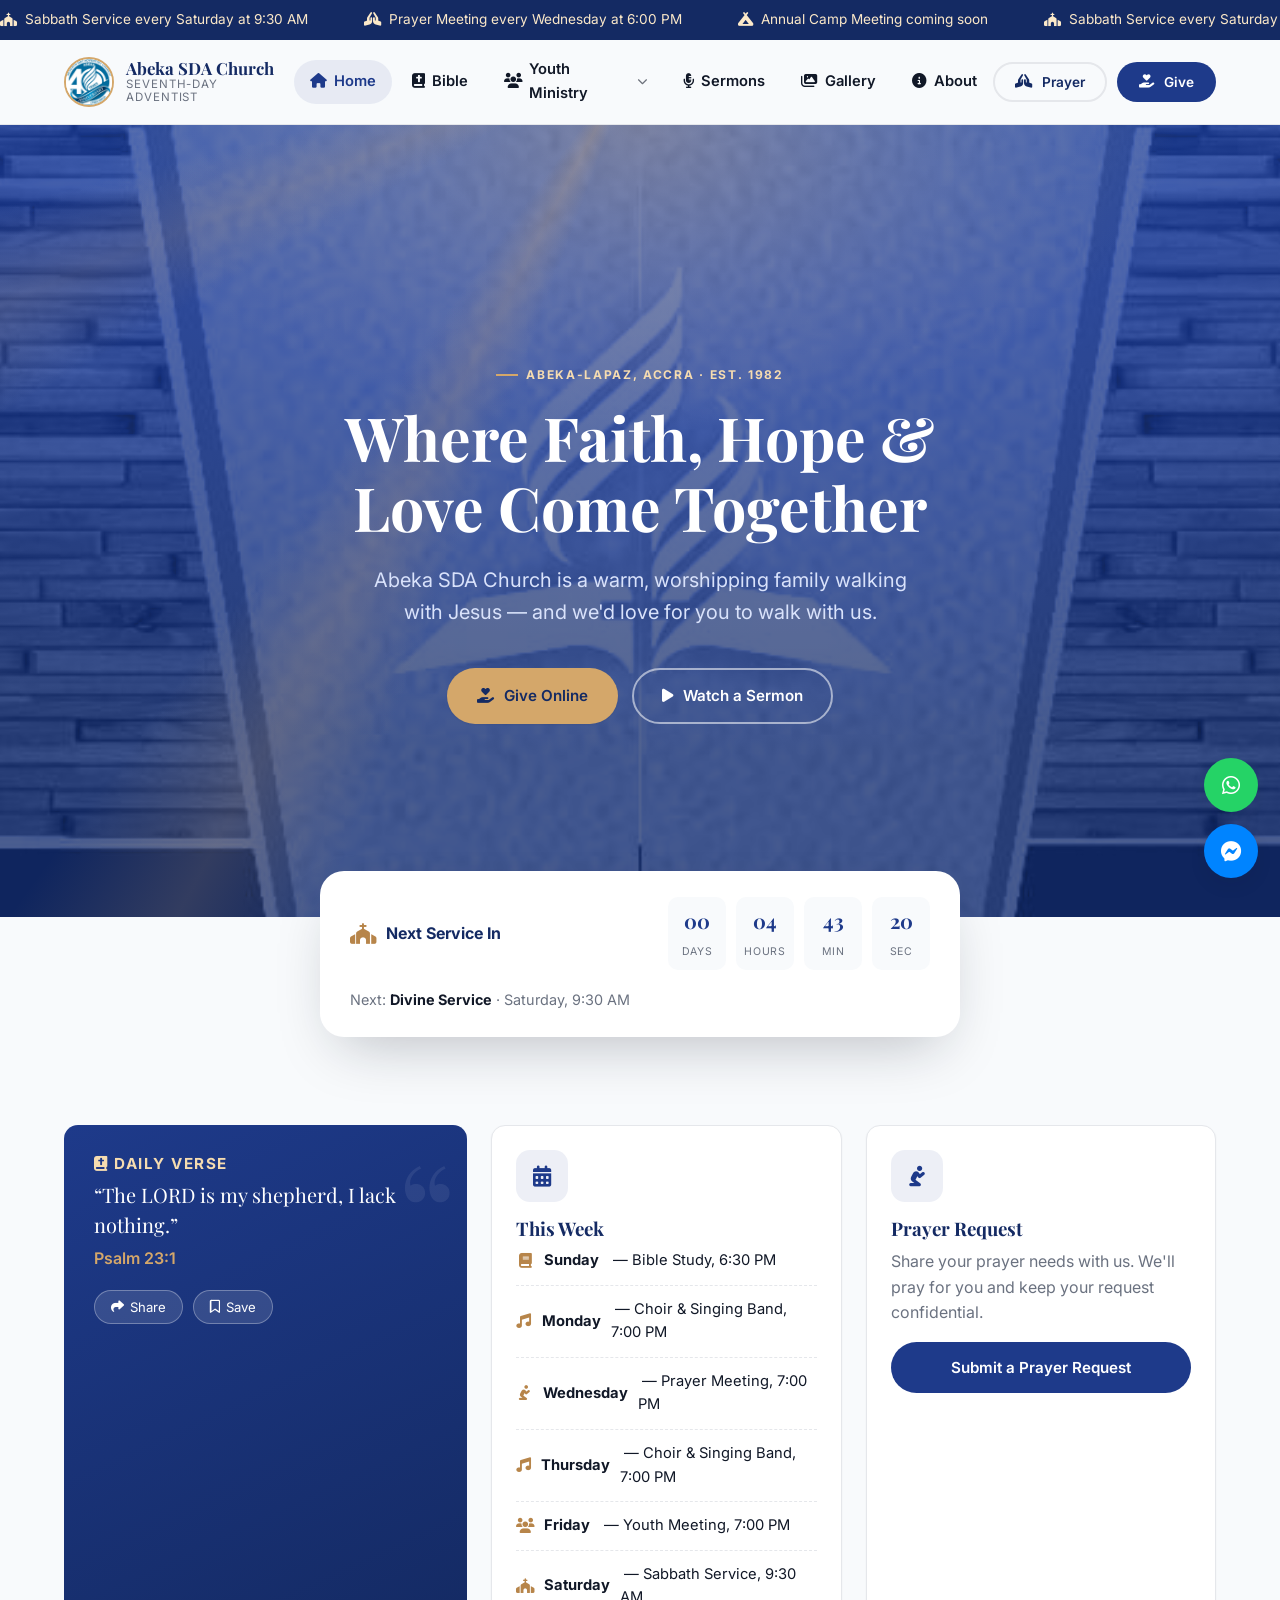
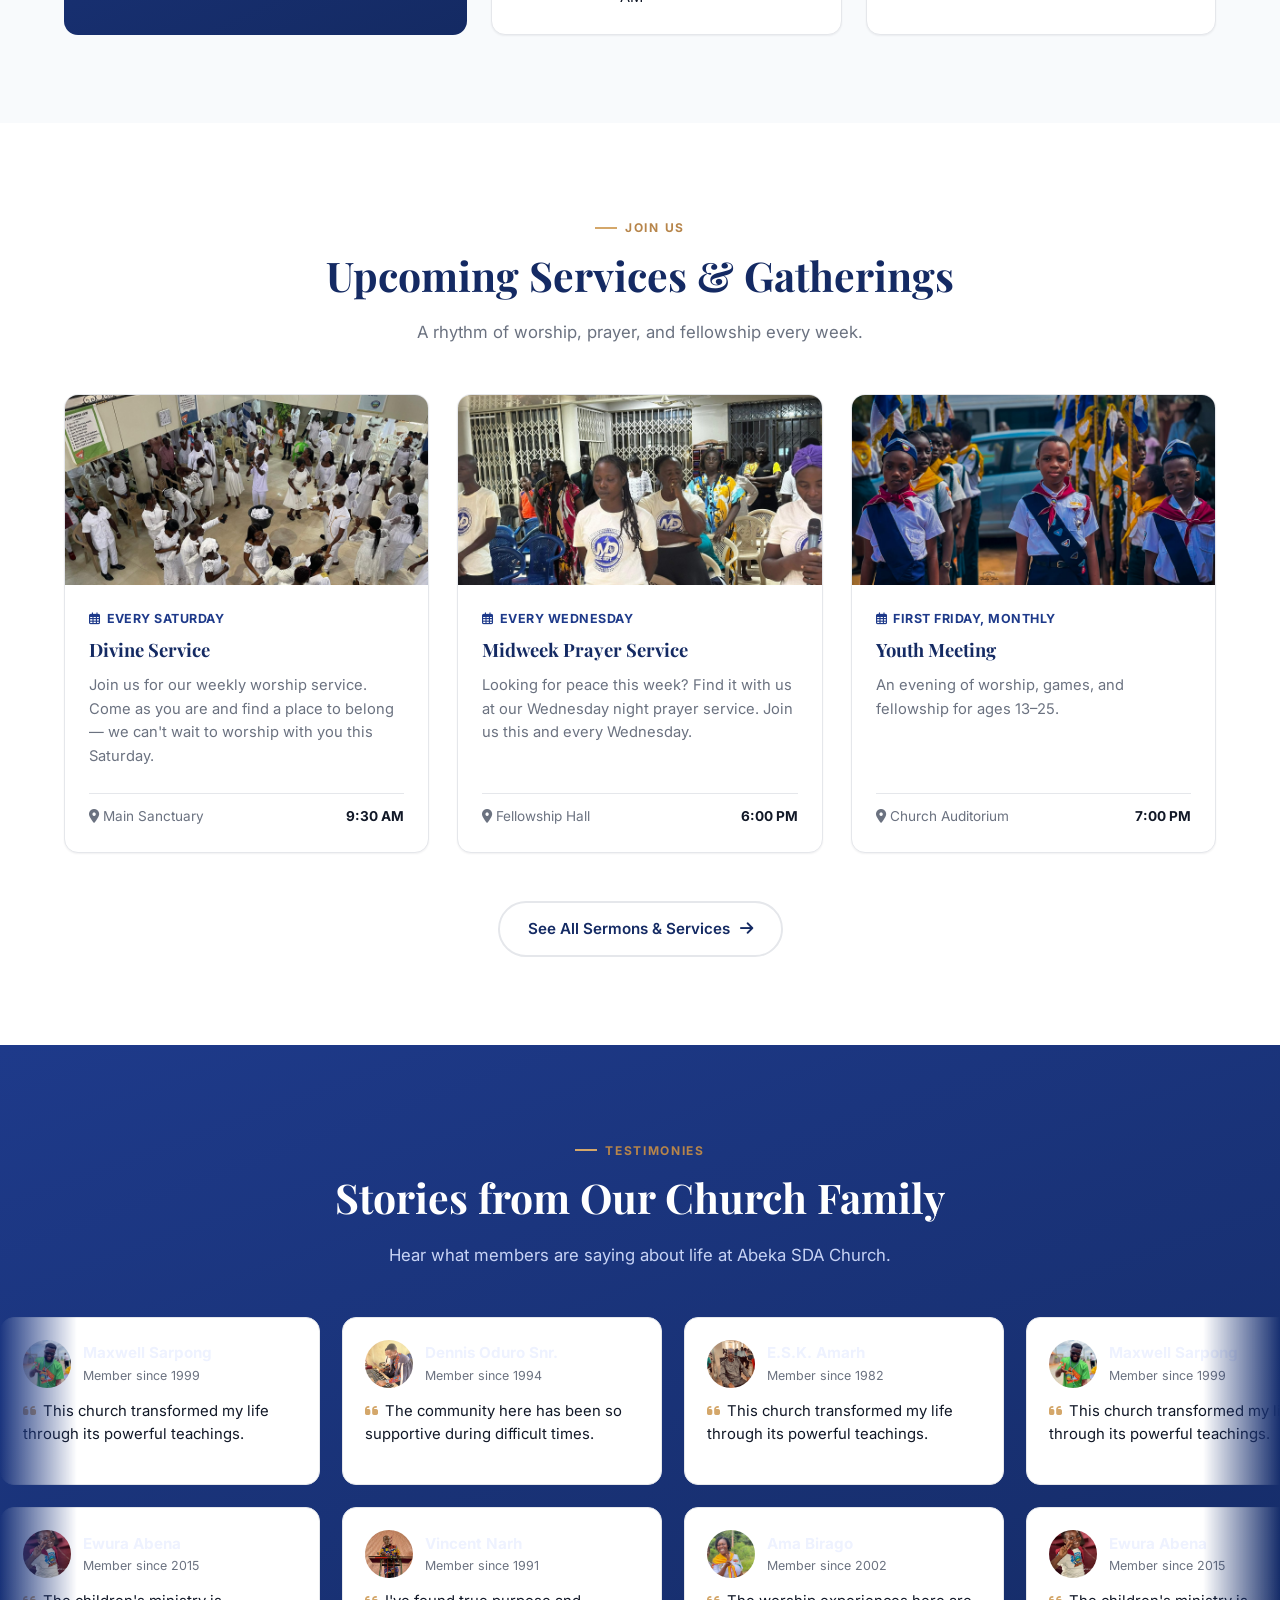
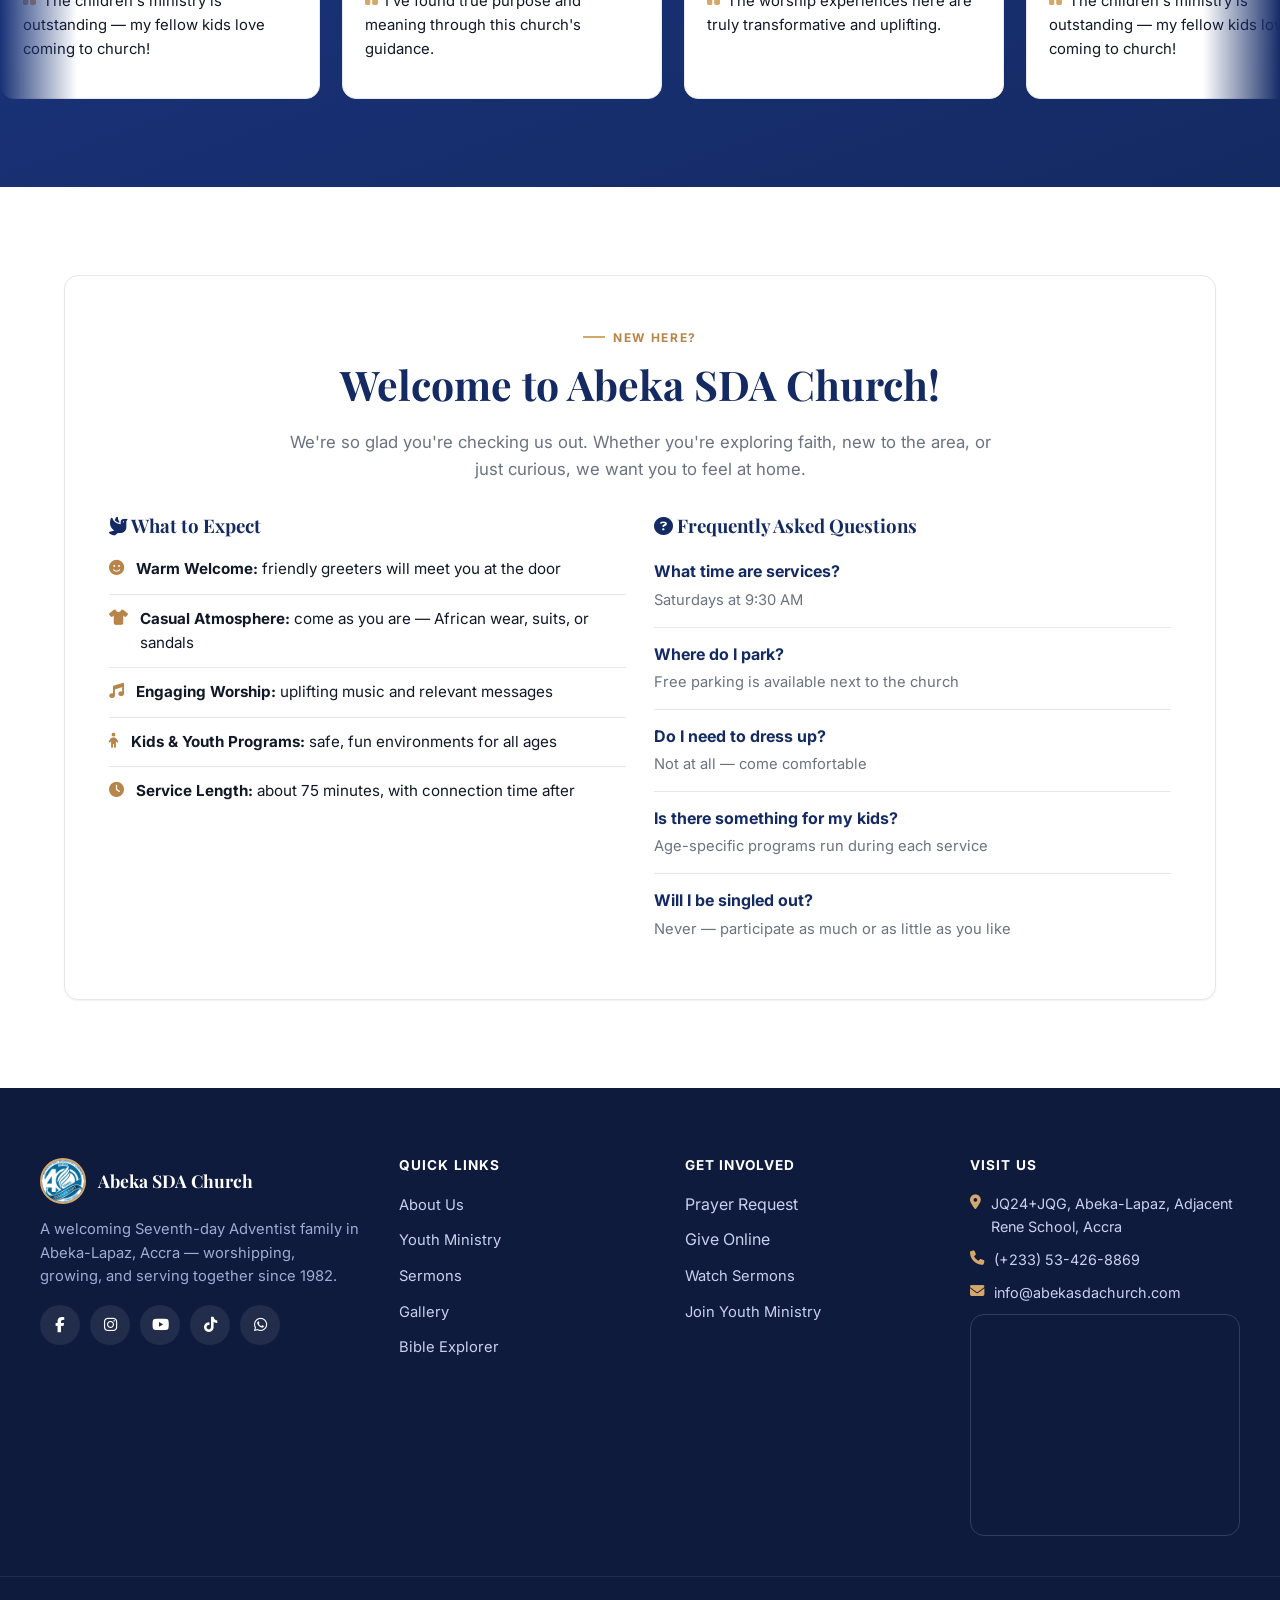
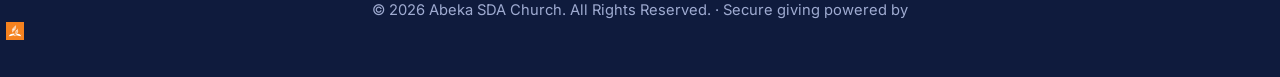
<file: index.html>
<!DOCTYPE html>
<html lang="en">
<head>
<meta charset="UTF-8">
<meta name="viewport" content="width=device-width, initial-scale=1.0">
<title>Abeka SDA Church — Welcome Home</title>
<meta name="description" content="Abeka SDA Church is a welcoming Seventh-day Adventist family in Abeka-Lapaz, Accra. Join us for worship, prayer, and community every Saturday.">
<meta property="og:title" content="Abeka SDA Church — Welcome Home">
<meta property="og:description" content="Abeka SDA Church is a welcoming Seventh-day Adventist family in Abeka-Lapaz, Accra. Join us for worship, prayer, and community every Saturday.">
<meta property="og:type" content="website">
<meta property="og:image" content="assets/img/abeka.jpg">
<link rel="icon" type="image/jpeg" href="assets/img/abeka.jpg">
<link rel="preconnect" href="https://fonts.googleapis.com">
<link href="https://fonts.googleapis.com/css2?family=Playfair+Display:wght@600;700;800&family=Inter:wght@400;500;600;700;800&display=swap" rel="stylesheet">
<link rel="stylesheet" href="https://cdnjs.cloudflare.com/ajax/libs/font-awesome/6.4.0/css/all.min.css">
<link rel="stylesheet" href="assets/css/style.css">

</head>
<body>
<a href="#main" class="skip-link">Skip to main content</a>
<div class="announce-bar" role="note" aria-label="Announcements">
  <div class="marquee-track">
    <span><i class="fas fa-church"></i> Sabbath Service every Saturday at 9:30 AM</span>
    <span><i class="fas fa-hands-praying"></i> Prayer Meeting every Wednesday at 6:00 PM</span>
    <span><i class="fas fa-campground"></i> Annual Camp Meeting coming soon</span>
    <span><i class="fas fa-church"></i> Sabbath Service every Saturday at 9:30 AM</span>
    <span><i class="fas fa-hands-praying"></i> Prayer Meeting every Wednesday at 6:00 PM</span>
    <span><i class="fas fa-campground"></i> Annual Camp Meeting coming soon</span>
  </div>
</div>
<header class="site-header">
  <nav class="navbar" aria-label="Primary">
    <a href="index.html" class="brand">
      <img src="assets/img/abeka.jpg" alt="Abeka SDA Church logo">
      <span class="brand-text"><strong>Abeka SDA Church</strong><span>Seventh-day Adventist</span></span>
    </a>
    <ul class="nav-links">
      <li><a href="index.html" class="active">
    <i class="fas fa-home"></i><span class="nav-text">Home</span>
  </a></li>
<li><a href="bible.html" class="">
    <i class="fas fa-bible"></i><span class="nav-text">Bible</span>
  </a></li>
<li class="dropdown">
  <a href="ay.html" class="" aria-haspopup="true">
    <i class="fas fa-users"></i><span class="nav-text">Youth Ministry</span>
    <i class="fas fa-chevron-down" style="font-size:.65rem;opacity:.6"></i>
  </a>
  <div class="dropdown-content">
    <a href="ay.html">Youth Ministry Overview</a>
<a href="adventurers.html">Adventurers (4-9)</a>
<a href="pathfinders.html">Pathfinders (10-15)</a>
<a href="senior.html">Senior Youth (16+)</a>
  </div>
</li>
<li><a href="event.html" class="">
    <i class="fas fa-microphone-alt"></i><span class="nav-text">Sermons</span>
  </a></li>
<li><a href="gallery.html" class="">
    <i class="fas fa-images"></i><span class="nav-text">Gallery</span>
  </a></li>
<li><a href="about.html" class="">
    <i class="fas fa-info-circle"></i><span class="nav-text">About</span>
  </a></li>
    </ul>
    <div class="nav-cta">
      <button class="btn btn-ghost btn-sm" data-open-modal="prayerModal"><i class="fas fa-praying-hands"></i> Prayer</button>
      <button class="btn btn-dark btn-sm" data-open-modal="donationModal"><i class="fas fa-hand-holding-heart"></i> Give</button>
    </div>
    <button class="nav-toggle" aria-label="Toggle menu" aria-expanded="false"><span></span></button>
  </nav>
</header>

<main id="main">
<section class="hero">
  <div class="hero-photo" style="background-image:url('assets/img/church.jpg');"></div>
  <div class="hero-rays"></div>
  <div class="hero-content">
    <span class="eyebrow">Abeka-Lapaz, Accra &middot; Est. 1982</span>
    <h1>Where Faith, Hope &amp; Love Come Together</h1>
    <p class="lede">Abeka SDA Church is a warm, worshipping family walking with Jesus &mdash; and we'd love for you to walk with us.</p>
    <div class="hero-actions">
      <button class="btn btn-primary" data-open-modal="donationModal"><i class="fas fa-hand-holding-heart"></i> Give Online</button>
      <a href="event.html" class="btn btn-outline"><i class="fas fa-play"></i> Watch a Sermon</a>
    </div>
  </div>
</section>

<div class="countdown-card" id="countdown-timer">
  <div class="cd-label"><i class="fas fa-church"></i> Next Service In</div>
  <div class="countdown-units">
    <div class="unit"><strong id="cd-days">00</strong><small>Days</small></div>
    <div class="unit"><strong id="cd-hours">00</strong><small>Hours</small></div>
    <div class="unit"><strong id="cd-minutes">00</strong><small>Min</small></div>
    <div class="unit"><strong id="cd-seconds">00</strong><small>Sec</small></div>
  </div>
  <div class="cd-service">Next: <strong>Divine Service</strong> &middot; Saturday, 9:30 AM</div>
</div>
<div class="countdown-card" id="cd-message" style="display:none;">
  <div class="cd-label"><i class="fas fa-church"></i> Welcome to Sabbath Service!</div>
  <div class="cd-service">Service is underway &mdash; join us now, we're glad you're here today.</div>
</div>

<section class="section">
  <div class="container feature-grid reveal">
    <div class="verse-card">
      <h3><i class="fas fa-bible"></i> Daily Verse</h3>
      <p id="verse-text">Loading today's verse&hellip;</p>
      <p id="verse-reference"></p>
      <div class="verse-actions">
        <button id="share-verse"><i class="fas fa-share"></i> Share</button>
        <button id="save-verse"><i class="far fa-bookmark"></i> Save</button>
      </div>
    </div>

    <div class="card this-week">
      <div class="card-body">
        <div class="card-icon"><i class="fas fa-calendar-alt"></i></div>
        <h3>This Week</h3>
        <ul>
          <li><i class="fas fa-book"></i> <strong>Sunday</strong>&nbsp;&mdash; Bible Study, 6:30 PM</li>
          <li><i class="fas fa-music"></i> <strong>Monday</strong>&nbsp;&mdash; Choir &amp; Singing Band, 7:00 PM</li>
          <li><i class="fas fa-pray"></i> <strong>Wednesday</strong>&nbsp;&mdash; Prayer Meeting, 7:00 PM</li>
          <li><i class="fas fa-music"></i> <strong>Thursday</strong>&nbsp;&mdash; Choir &amp; Singing Band, 7:00 PM</li>
          <li><i class="fas fa-users"></i> <strong>Friday</strong>&nbsp;&mdash; Youth Meeting, 7:00 PM</li>
          <li><i class="fas fa-church"></i> <strong>Saturday</strong>&nbsp;&mdash; Sabbath Service, 9:30 AM</li>
        </ul>
      </div>
    </div>

    <div class="card">
      <div class="card-body">
        <div class="card-icon"><i class="fas fa-pray"></i></div>
        <h3>Prayer Request</h3>
        <p style="color:var(--muted);">Share your prayer needs with us. We'll pray for you and keep your request confidential.</p>
        <button class="btn btn-dark btn-block" data-open-modal="prayerModal">Submit a Prayer Request</button>
      </div>
    </div>
  </div>
</section>

<section class="section section--surface">
  <div class="section-head reveal">
    <span class="eyebrow" style="justify-content:center;">Join Us</span>
    <h2>Upcoming Services &amp; Gatherings</h2>
    <p>A rhythm of worship, prayer, and fellowship every week.</p>
  </div>
  <div class="container grid grid-3 reveal">
    <article class="card event-card">
      <img src="assets/img/worship.jpg" alt="Congregation worshipping during Divine Service" loading="lazy">
      <div class="card-body">
        <span class="event-tag"><i class="far fa-calendar-alt"></i> Every Saturday</span>
        <h3>Divine Service</h3>
        <p>Join us for our weekly worship service. Come as you are and find a place to belong &mdash; we can't wait to worship with you this Saturday.</p>
        <div class="event-meta-row">
          <span><i class="fas fa-map-marker-alt"></i> Main Sanctuary</span>
          <strong>9:30 AM</strong>
        </div>
      </div>
    </article>
    <article class="card event-card">
      <img src="assets/img/prayer.jpg" alt="Members gathered for midweek prayer" loading="lazy">
      <div class="card-body">
        <span class="event-tag"><i class="far fa-calendar-alt"></i> Every Wednesday</span>
        <h3>Midweek Prayer Service</h3>
        <p>Looking for peace this week? Find it with us at our Wednesday night prayer service. Join us this and every Wednesday.</p>
        <div class="event-meta-row">
          <span><i class="fas fa-map-marker-alt"></i> Fellowship Hall</span>
          <strong>6:00 PM</strong>
        </div>
      </div>
    </article>
    <article class="card event-card">
      <img src="assets/img/royals/ay.jpg" alt="Youth fellowship gathering" loading="lazy">
      <div class="card-body">
        <span class="event-tag"><i class="far fa-calendar-alt"></i> First Friday, Monthly</span>
        <h3>Youth Meeting</h3>
        <p>An evening of worship, games, and fellowship for ages 13&ndash;25.</p>
        <div class="event-meta-row">
          <span><i class="fas fa-map-marker-alt"></i> Church Auditorium</span>
          <strong>7:00 PM</strong>
        </div>
      </div>
    </article>
  </div>
  <div class="container text-center mt-lg">
    <a href="event.html" class="btn btn-ghost">See All Sermons &amp; Services <i class="fas fa-arrow-right"></i></a>
  </div>
</section>

<section class="section section--primary">
  <div class="section-head reveal">
    <span class="eyebrow" style="justify-content:center;">Testimonies</span>
    <h2>Stories from Our Church Family</h2>
    <p>Hear what members are saying about life at Abeka SDA Church.</p>
  </div>
  <div class="testimonial-track-wrap reveal">
    <div class="testimonial-track">
      <div class="testimonial-card">
      <div class="person">
        <img src="assets/img/royals/aboy.jpg" alt="Maxwell Sarpong" loading="lazy">
        <div><strong>Maxwell Sarpong</strong><span>Member since 1999</span></div>
      </div>
      <p class="quote"><i class="fas fa-quote-left" style="color:var(--accent);margin-right:6px;"></i>This church transformed my life through its powerful teachings.</p>
    </div><div class="testimonial-card">
      <div class="person">
        <img src="assets/img/royals/dennis.jpeg" alt="Dennis Oduro Snr." loading="lazy">
        <div><strong>Dennis Oduro Snr.</strong><span>Member since 1994</span></div>
      </div>
      <p class="quote"><i class="fas fa-quote-left" style="color:var(--accent);margin-right:6px;"></i>The community here has been so supportive during difficult times.</p>
    </div><div class="testimonial-card">
      <div class="person">
        <img src="assets/img/royals/esk.jpeg" alt="E.S.K. Amarh" loading="lazy">
        <div><strong>E.S.K. Amarh</strong><span>Member since 1982</span></div>
      </div>
      <p class="quote"><i class="fas fa-quote-left" style="color:var(--accent);margin-right:6px;"></i>This church transformed my life through its powerful teachings.</p>
    </div><div class="testimonial-card">
      <div class="person">
        <img src="assets/img/royals/aboy.jpg" alt="Maxwell Sarpong" loading="lazy">
        <div><strong>Maxwell Sarpong</strong><span>Member since 1999</span></div>
      </div>
      <p class="quote"><i class="fas fa-quote-left" style="color:var(--accent);margin-right:6px;"></i>This church transformed my life through its powerful teachings.</p>
    </div><div class="testimonial-card">
      <div class="person">
        <img src="assets/img/royals/dennis.jpeg" alt="Dennis Oduro Snr." loading="lazy">
        <div><strong>Dennis Oduro Snr.</strong><span>Member since 1994</span></div>
      </div>
      <p class="quote"><i class="fas fa-quote-left" style="color:var(--accent);margin-right:6px;"></i>The community here has been so supportive during difficult times.</p>
    </div><div class="testimonial-card">
      <div class="person">
        <img src="assets/img/royals/esk.jpeg" alt="E.S.K. Amarh" loading="lazy">
        <div><strong>E.S.K. Amarh</strong><span>Member since 1982</span></div>
      </div>
      <p class="quote"><i class="fas fa-quote-left" style="color:var(--accent);margin-right:6px;"></i>This church transformed my life through its powerful teachings.</p>
    </div>
    </div>
  </div>
  <div class="testimonial-track-wrap reveal" style="margin-top:22px;">
    <div class="testimonial-track reverse">
      <div class="testimonial-card">
      <div class="person">
        <img src="assets/img/royals/abena.jpg" alt="Ewura Abena" loading="lazy">
        <div><strong>Ewura Abena</strong><span>Member since 2015</span></div>
      </div>
      <p class="quote"><i class="fas fa-quote-left" style="color:var(--accent);margin-right:6px;"></i>The children's ministry is outstanding — my fellow kids love coming to church!</p>
    </div><div class="testimonial-card">
      <div class="person">
        <img src="assets/img/royals/narh1.jpeg" alt="Vincent Narh" loading="lazy">
        <div><strong>Vincent Narh</strong><span>Member since 1991</span></div>
      </div>
      <p class="quote"><i class="fas fa-quote-left" style="color:var(--accent);margin-right:6px;"></i>I've found true purpose and meaning through this church's guidance.</p>
    </div><div class="testimonial-card">
      <div class="person">
        <img src="assets/img/royals/dhimple.jpg" alt="Ama Birago" loading="lazy">
        <div><strong>Ama Birago</strong><span>Member since 2002</span></div>
      </div>
      <p class="quote"><i class="fas fa-quote-left" style="color:var(--accent);margin-right:6px;"></i>The worship experiences here are truly transformative and uplifting.</p>
    </div><div class="testimonial-card">
      <div class="person">
        <img src="assets/img/royals/abena.jpg" alt="Ewura Abena" loading="lazy">
        <div><strong>Ewura Abena</strong><span>Member since 2015</span></div>
      </div>
      <p class="quote"><i class="fas fa-quote-left" style="color:var(--accent);margin-right:6px;"></i>The children's ministry is outstanding — my fellow kids love coming to church!</p>
    </div><div class="testimonial-card">
      <div class="person">
        <img src="assets/img/royals/narh1.jpeg" alt="Vincent Narh" loading="lazy">
        <div><strong>Vincent Narh</strong><span>Member since 1991</span></div>
      </div>
      <p class="quote"><i class="fas fa-quote-left" style="color:var(--accent);margin-right:6px;"></i>I've found true purpose and meaning through this church's guidance.</p>
    </div><div class="testimonial-card">
      <div class="person">
        <img src="assets/img/royals/dhimple.jpg" alt="Ama Birago" loading="lazy">
        <div><strong>Ama Birago</strong><span>Member since 2002</span></div>
      </div>
      <p class="quote"><i class="fas fa-quote-left" style="color:var(--accent);margin-right:6px;"></i>The worship experiences here are truly transformative and uplifting.</p>
    </div>
    </div>
  </div>
</section>

<section class="section section--surface">
  <div class="container reveal">
    <div class="card" style="padding:44px;">
      <div class="section-head" style="margin-bottom:32px;">
        <span class="eyebrow" style="justify-content:center;">New Here?</span>
        <h2>Welcome to Abeka SDA Church!</h2>
        <p>We're so glad you're checking us out. Whether you're exploring faith, new to the area, or just curious, we want you to feel at home.</p>
      </div>
      <div class="expect-grid">
        <div>
          <h3><i class="fas fa-dove"></i> What to Expect</h3>
          <ul class="expect-list">
            <li><i class="fas fa-smile"></i> <span><strong>Warm Welcome:</strong> friendly greeters will meet you at the door</span></li>
            <li><i class="fas fa-tshirt"></i> <span><strong>Casual Atmosphere:</strong> come as you are &mdash; African wear, suits, or sandals</span></li>
            <li><i class="fas fa-music"></i> <span><strong>Engaging Worship:</strong> uplifting music and relevant messages</span></li>
            <li><i class="fas fa-child"></i> <span><strong>Kids &amp; Youth Programs:</strong> safe, fun environments for all ages</span></li>
            <li><i class="fas fa-clock"></i> <span><strong>Service Length:</strong> about 75 minutes, with connection time after</span></li>
          </ul>
        </div>
        <div>
          <h3><i class="fas fa-question-circle"></i> Frequently Asked Questions</h3>
          <div class="faq-row"><div class="faq-question">What time are services?</div><div class="faq-answer">Saturdays at 9:30 AM</div></div>
          <div class="faq-row"><div class="faq-question">Where do I park?</div><div class="faq-answer">Free parking is available next to the church</div></div>
          <div class="faq-row"><div class="faq-question">Do I need to dress up?</div><div class="faq-answer">Not at all &mdash; come comfortable</div></div>
          <div class="faq-row"><div class="faq-question">Is there something for my kids?</div><div class="faq-answer">Age-specific programs run during each service</div></div>
          <div class="faq-row"><div class="faq-question">Will I be singled out?</div><div class="faq-answer">Never &mdash; participate as much or as little as you like</div></div>
        </div>
      </div>
    </div>
  </div>
</section>
</main>
<div class="floating-chat">
  <a href="https://wa.me/233534268869" target="_blank" rel="noopener" class="whatsapp" aria-label="Chat on WhatsApp"><i class="fab fa-whatsapp"></i></a>
  <a href="https://www.facebook.com/theabekasdachurch" target="_blank" rel="noopener" class="messenger" aria-label="Message us on Facebook"><i class="fab fa-facebook-messenger"></i></a>
</div>
<div id="prayerModal" class="modal-overlay">
  <div class="modal-box">
    <button class="modal-close" data-close-modal aria-label="Close">&times;</button>
    <h2><i class="fas fa-praying-hands"></i> Prayer Request</h2>
    <p style="color:var(--muted);font-size:.92rem;margin-bottom:16px;">Share what's on your heart. Our prayer team keeps every request confidential.</p>
    <iframe title="Prayer request form" src="https://docs.google.com/forms/d/e/1FAIpQLSeb1RpJYBGLV7XDMu33oly7lWFSHIR5muvQrNGHHYIy12WM4g/viewform?embedded=true"></iframe>
  </div>
</div>
<div id="donationModal" class="modal-overlay">
  <div class="modal-box">
    <button class="modal-close" data-close-modal aria-label="Close">&times;</button>
    <h2><i class="fas fa-hand-holding-heart"></i> Give Your Offering</h2>
    <div class="payment-option">
      <h3 style="margin-bottom:8px;">PayPal</h3>
      <form action="https://www.paypal.com/donate" method="post" target="_blank">
        <input type="hidden" name="business" value="YOUR_PAYPAL_EMAIL@example.com">
        <input type="hidden" name="item_name" value="Abeka SDA Church Offering">
        <input type="hidden" name="currency_code" value="USD">
        <div class="amount-options">
          <button type="button" class="amount-btn" data-amount="10">$10</button>
          <button type="button" class="amount-btn" data-amount="20">$20</button>
          <button type="button" class="amount-btn" data-amount="50">$50</button>
          <input type="number" name="amount" min="1" placeholder="Other amount">
        </div>
        <button type="submit" class="btn btn-primary btn-block"><i class="fab fa-paypal"></i> Give via PayPal</button>
      </form>
    </div>
    <div class="payment-option">
      <h3 style="margin-bottom:6px;">Credit / Debit Card</h3>
      <p style="color:var(--muted);font-size:.9rem;">Direct card payments are coming soon. For now, please use PayPal or give in person.</p>
    </div>
    <p class="giving-footer" style="text-align:center;color:var(--muted);font-size:.82rem;padding-top:10px;border-top:1px solid var(--border);">
      Secure online giving powered by <img src="assets/img/royals/egiving.png" alt="eGiving" style="height:16px;vertical-align:middle;">
    </p>
  </div>
</div>
<div id="confirmationModal" class="modal-overlay">
  <div class="modal-box" style="text-align:center;">
    <button class="modal-close" data-close-modal aria-label="Close">&times;</button>
    <div class="confirm-icon"><i class="fas fa-check-circle"></i></div>
    <h2 style="justify-content:center;">Thank You!</h2>
    <p style="color:var(--muted);">Your request has been submitted. We'll be in touch soon.</p>
    <button class="btn btn-dark" data-close-modal style="margin-top:10px;">Close</button>
  </div>
</div>
<footer class="site-footer">
  <div class="container footer-grid">
    <div>
      <div class="footer-brand">
        <img src="assets/img/abeka.jpg" alt="Abeka SDA Church logo">
        <strong>Abeka SDA Church</strong>
      </div>
      <p>A welcoming Seventh-day Adventist family in Abeka-Lapaz, Accra &mdash; worshipping, growing, and serving together since 1982.</p>
      <div class="social-row">
        <a href="https://www.facebook.com/theabekasdachurch" target="_blank" rel="noopener" aria-label="Facebook"><i class="fab fa-facebook-f"></i></a>
        <a href="https://www.instagram.com/royalpfclub" target="_blank" rel="noopener" aria-label="Instagram"><i class="fab fa-instagram"></i></a>
        <a href="https://www.youtube.com/royalspfclub" target="_blank" rel="noopener" aria-label="YouTube"><i class="fab fa-youtube"></i></a>
        <a href="https://www.tiktok.com/@abeka_sda_church" target="_blank" rel="noopener" aria-label="TikTok"><i class="fab fa-tiktok"></i></a>
        <a href="https://wa.me/233534268869" target="_blank" rel="noopener" aria-label="WhatsApp"><i class="fab fa-whatsapp"></i></a>
      </div>
    </div>
    <div>
      <h3>Quick Links</h3>
      <ul>
        <li><a href="about.html">About Us</a></li>
        <li><a href="ay.html">Youth Ministry</a></li>
        <li><a href="event.html">Sermons</a></li>
        <li><a href="gallery.html">Gallery</a></li>
        <li><a href="bible.html">Bible Explorer</a></li>
      </ul>
    </div>
    <div>
      <h3>Get Involved</h3>
      <ul>
        <li><button class="btn-link" data-open-modal="prayerModal" style="background:none;border:none;color:#c7d1ee;padding:0;font:inherit;cursor:pointer;">Prayer Request</button></li>
        <li><button class="btn-link" data-open-modal="donationModal" style="background:none;border:none;color:#c7d1ee;padding:0;font:inherit;cursor:pointer;">Give Online</button></li>
        <li><a href="event.html">Watch Sermons</a></li>
        <li><a href="ay.html">Join Youth Ministry</a></li>
      </ul>
    </div>
    <div>
      <h3>Visit Us</h3>
      <ul class="footer-contact">
        <li><i class="fas fa-map-marker-alt"></i> JQ24+JQG, Abeka-Lapaz, Adjacent Rene School, Accra</li>
        <li><i class="fas fa-phone"></i> (+233) 53-426-8869</li>
        <li><i class="fas fa-envelope"></i> info@abekasdachurch.com</li>
      </ul>
      <div class="map-card">
        <iframe title="Abeka SDA Church map" src="https://www.google.com/maps/embed?pb=!1m18!1m12!1m3!1d3970.7658440588652!2d-0.24522355677653027!3d5.60156989600896!2m3!1f0!2f0!3f0!3m2!1i1024!2i768!4f13.1!3m3!1m2!1s0xfdf998ca7bfb8bb%3A0x5a2562a371bc9fac!2sAbeka%20SDA%20Church!5e0!3m2!1sen!2sgh!4v1754309034451!5m2!1sen!2sgh" loading="lazy" referrerpolicy="no-referrer-when-downgrade" allowfullscreen></iframe>
      </div>
    </div>
  </div>
  <div class="footer-bottom">
    <p>&copy; <span data-year></span> Abeka SDA Church. All Rights Reserved. &middot; Secure giving powered by <img src="assets/img/royals/egiving.png" alt="eGiving"></p>
  </div>
</footer>
<script src="assets/js/main.js"></script>
</body>
</html>
</file>
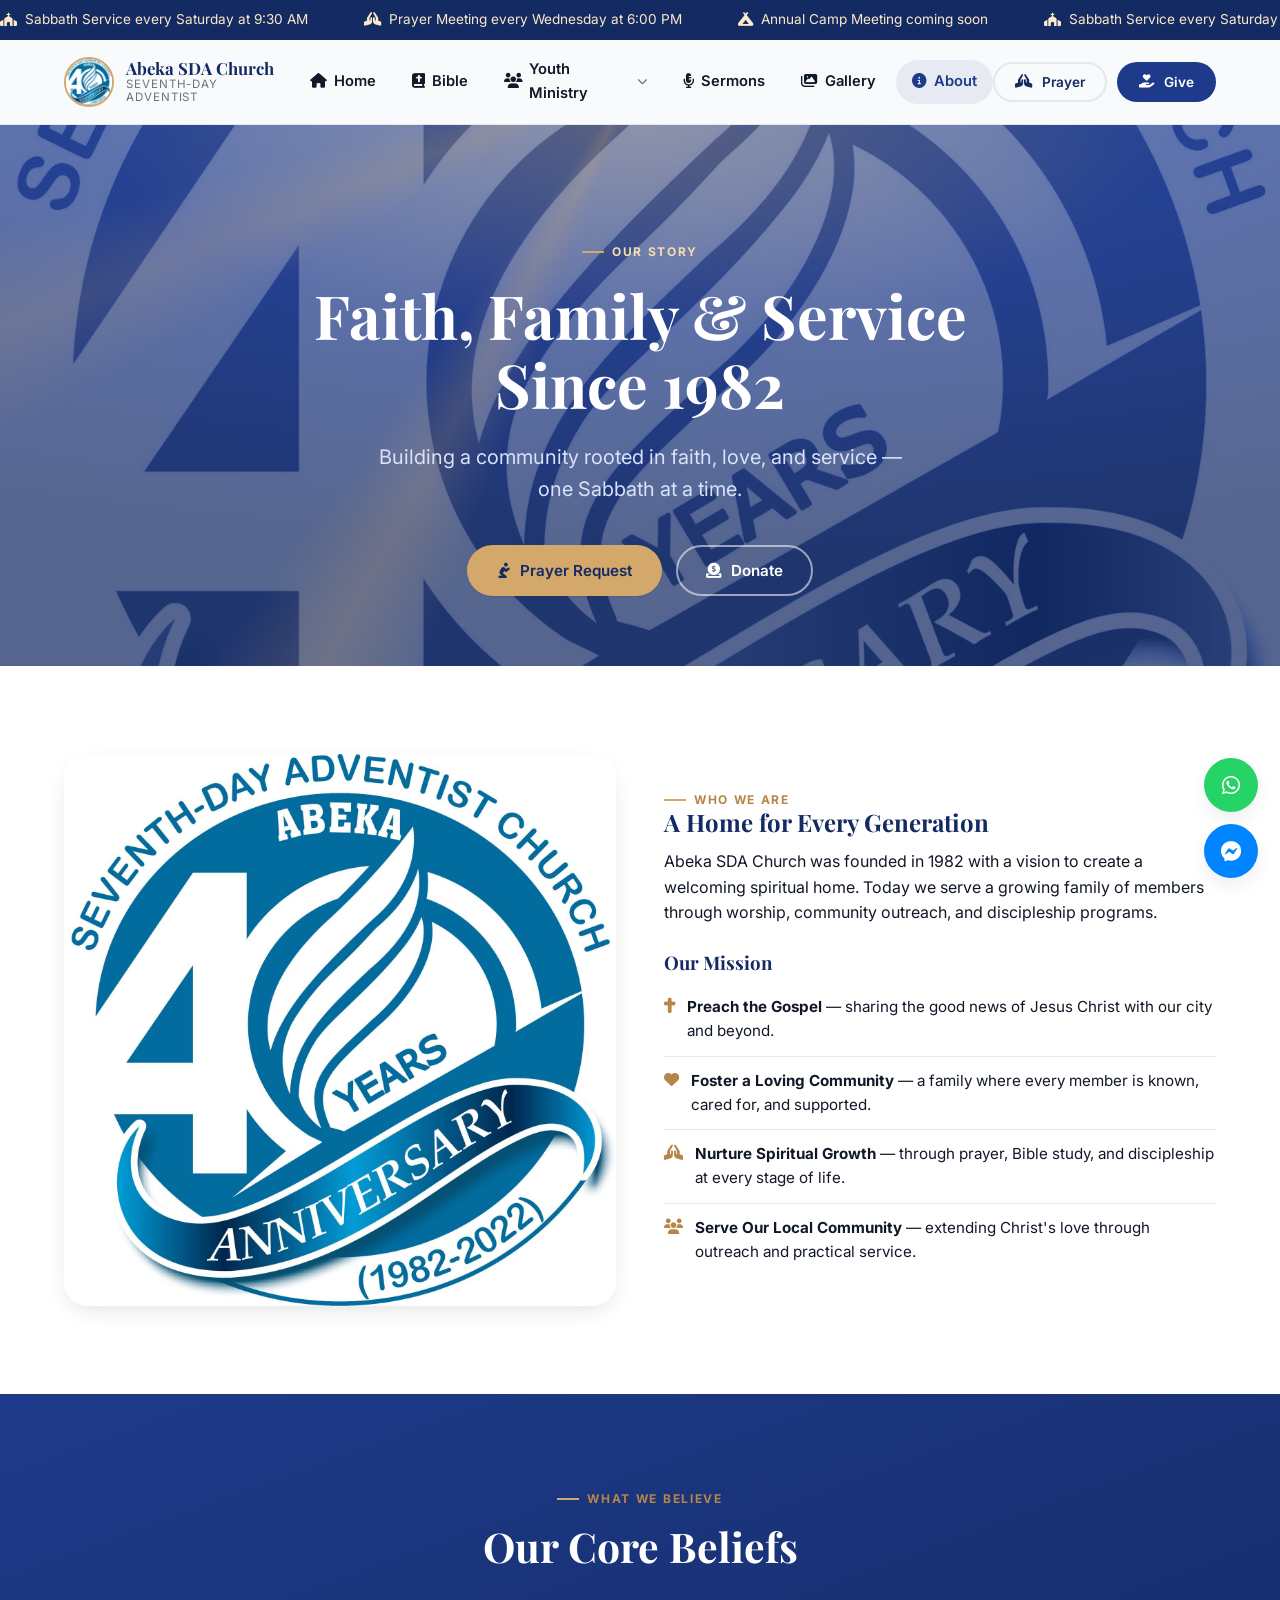
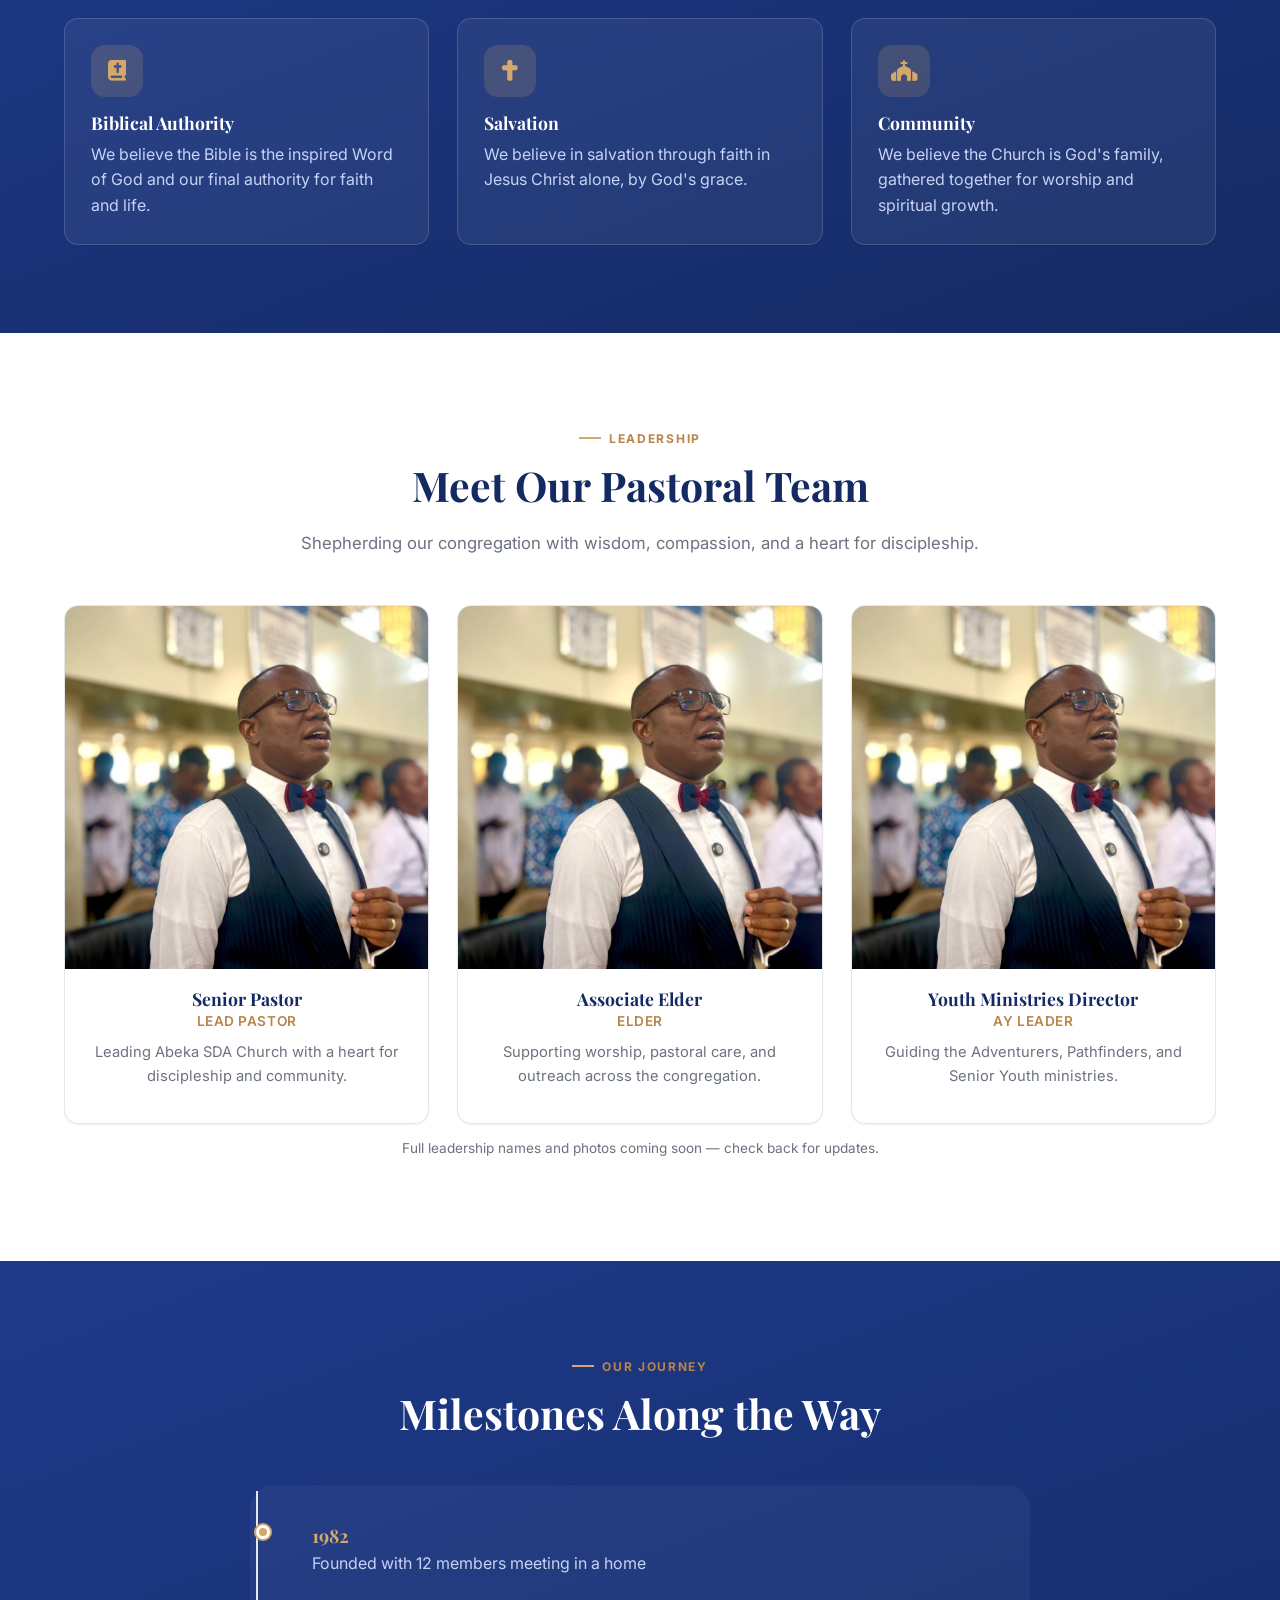
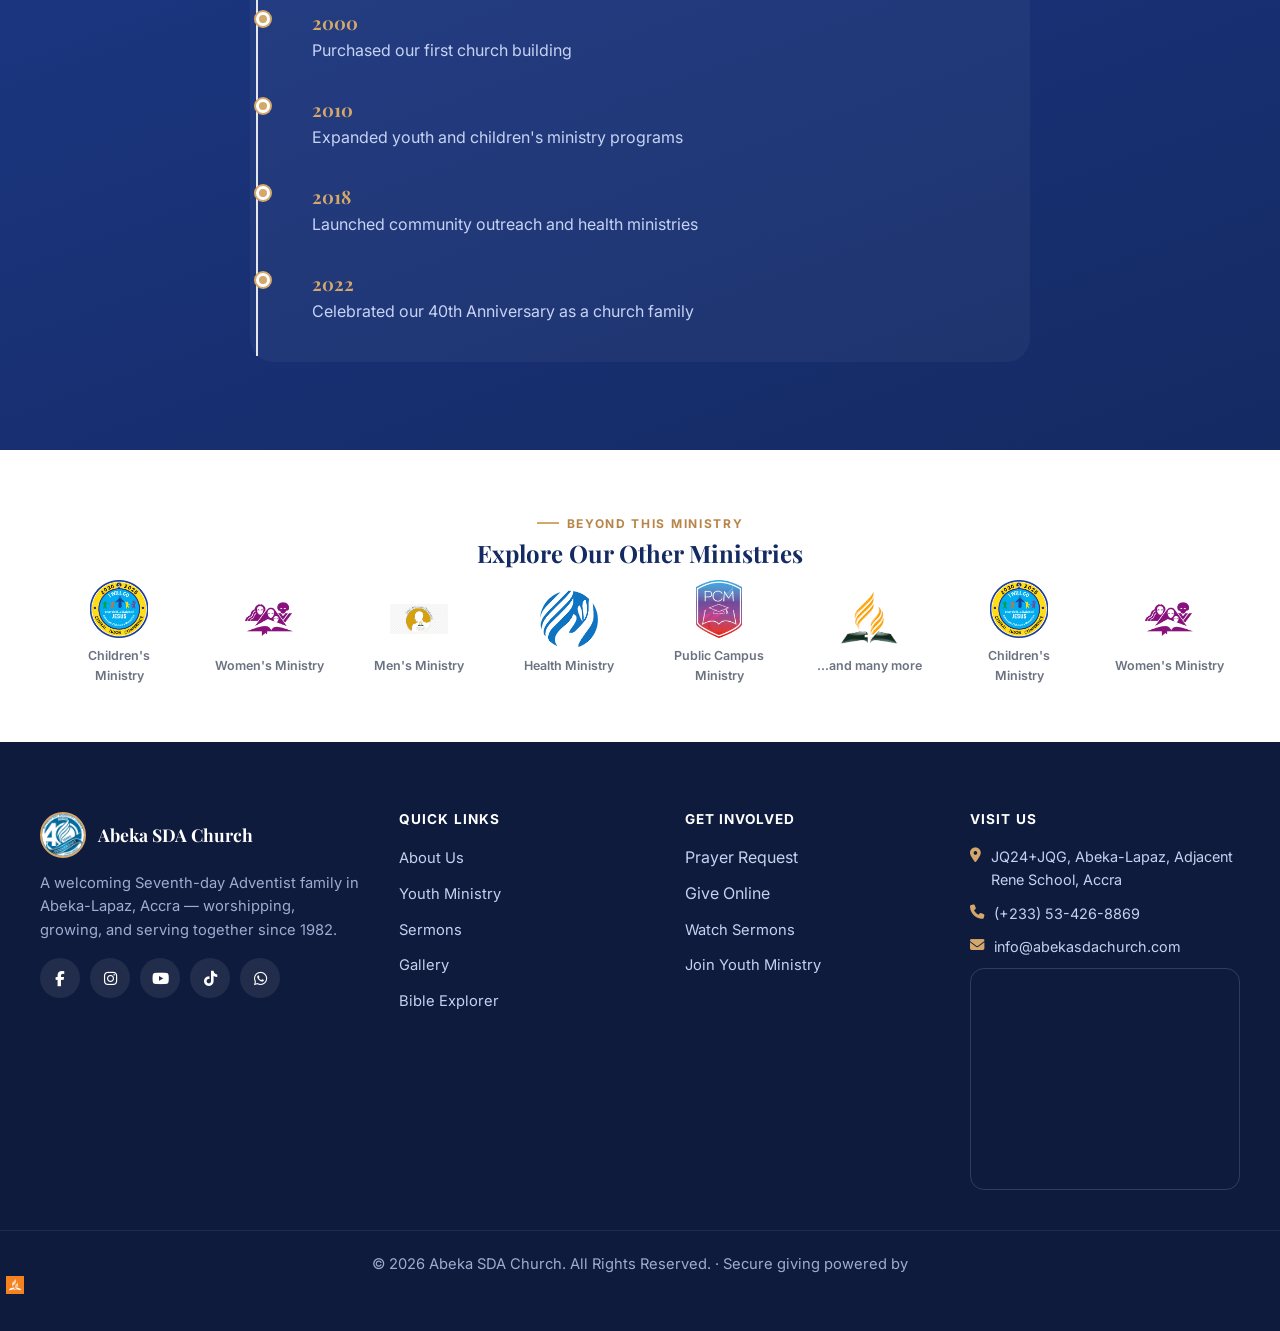
<file: about.html>
<!DOCTYPE html>
<html lang="en">
<head>
<meta charset="UTF-8">
<meta name="viewport" content="width=device-width, initial-scale=1.0">
<title>About Us — Abeka SDA Church</title>
<meta name="description" content="Learn about Abeka SDA Church's story, mission, vision, core beliefs, and leadership since 1982 in Abeka-Lapaz, Accra.">
<meta property="og:title" content="About Us — Abeka SDA Church">
<meta property="og:description" content="Learn about Abeka SDA Church's story, mission, vision, core beliefs, and leadership since 1982 in Abeka-Lapaz, Accra.">
<meta property="og:type" content="website">
<meta property="og:image" content="assets/img/abeka.jpg">
<link rel="icon" type="image/jpeg" href="assets/img/abeka.jpg">
<link rel="preconnect" href="https://fonts.googleapis.com">
<link href="https://fonts.googleapis.com/css2?family=Playfair+Display:wght@600;700;800&family=Inter:wght@400;500;600;700;800&display=swap" rel="stylesheet">
<link rel="stylesheet" href="https://cdnjs.cloudflare.com/ajax/libs/font-awesome/6.4.0/css/all.min.css">
<link rel="stylesheet" href="assets/css/style.css">

</head>
<body>
<a href="#main" class="skip-link">Skip to main content</a>
<div class="announce-bar" role="note" aria-label="Announcements">
  <div class="marquee-track">
    <span><i class="fas fa-church"></i> Sabbath Service every Saturday at 9:30 AM</span>
    <span><i class="fas fa-hands-praying"></i> Prayer Meeting every Wednesday at 6:00 PM</span>
    <span><i class="fas fa-campground"></i> Annual Camp Meeting coming soon</span>
    <span><i class="fas fa-church"></i> Sabbath Service every Saturday at 9:30 AM</span>
    <span><i class="fas fa-hands-praying"></i> Prayer Meeting every Wednesday at 6:00 PM</span>
    <span><i class="fas fa-campground"></i> Annual Camp Meeting coming soon</span>
  </div>
</div>
<header class="site-header">
  <nav class="navbar" aria-label="Primary">
    <a href="index.html" class="brand">
      <img src="assets/img/abeka.jpg" alt="Abeka SDA Church logo">
      <span class="brand-text"><strong>Abeka SDA Church</strong><span>Seventh-day Adventist</span></span>
    </a>
    <ul class="nav-links">
      <li><a href="index.html" class="">
    <i class="fas fa-home"></i><span class="nav-text">Home</span>
  </a></li>
<li><a href="bible.html" class="">
    <i class="fas fa-bible"></i><span class="nav-text">Bible</span>
  </a></li>
<li class="dropdown">
  <a href="ay.html" class="" aria-haspopup="true">
    <i class="fas fa-users"></i><span class="nav-text">Youth Ministry</span>
    <i class="fas fa-chevron-down" style="font-size:.65rem;opacity:.6"></i>
  </a>
  <div class="dropdown-content">
    <a href="ay.html">Youth Ministry Overview</a>
<a href="adventurers.html">Adventurers (4-9)</a>
<a href="pathfinders.html">Pathfinders (10-15)</a>
<a href="senior.html">Senior Youth (16+)</a>
  </div>
</li>
<li><a href="event.html" class="">
    <i class="fas fa-microphone-alt"></i><span class="nav-text">Sermons</span>
  </a></li>
<li><a href="gallery.html" class="">
    <i class="fas fa-images"></i><span class="nav-text">Gallery</span>
  </a></li>
<li><a href="about.html" class="active">
    <i class="fas fa-info-circle"></i><span class="nav-text">About</span>
  </a></li>
    </ul>
    <div class="nav-cta">
      <button class="btn btn-ghost btn-sm" data-open-modal="prayerModal"><i class="fas fa-praying-hands"></i> Prayer</button>
      <button class="btn btn-dark btn-sm" data-open-modal="donationModal"><i class="fas fa-hand-holding-heart"></i> Give</button>
    </div>
    <button class="nav-toggle" aria-label="Toggle menu" aria-expanded="false"><span></span></button>
  </nav>
</header>

<main id="main">
<section class="hero hero--page">
  <div class="hero-photo" style="background-image:url('assets/img/abeka.jpg');"></div>
  <div class="hero-rays"></div>
  <div class="hero-content">
    <span class="eyebrow">Our Story</span>
    <h1>Faith, Family &amp; Service Since 1982</h1>
    <p class="lede">Building a community rooted in faith, love, and service &mdash; one Sabbath at a time.</p>
    <div class="hero-actions">
      <button class="btn btn-primary" data-open-modal="prayerModal"><i class="fas fa-pray"></i> Prayer Request</button>
      <button class="btn btn-outline" data-open-modal="donationModal"><i class="fas fa-donate"></i> Donate</button>
    </div>
  </div>
</section>

<section class="section section--surface">
  <div class="container two-col reveal">
    <div>
      <img src="assets/img/abeka.jpg" alt="Abeka SDA Church building" style="border-radius:var(--radius-lg);box-shadow:var(--shadow-md);">
    </div>
    <div>
      <span class="eyebrow">Who We Are</span>
      <h2>A Home for Every Generation</h2>
      <p>Abeka SDA Church was founded in 1982 with a vision to create a welcoming spiritual home. Today we serve a growing family of members through worship, community outreach, and discipleship programs.</p>
      <h3 style="margin-top:1.4em;">Our Mission</h3>
      <ul class="expect-list">
        <li><i class="fas fa-cross"></i> <span><strong>Preach the Gospel</strong> &mdash; sharing the good news of Jesus Christ with our city and beyond.</span></li>
        <li><i class="fas fa-heart"></i> <span><strong>Foster a Loving Community</strong> &mdash; a family where every member is known, cared for, and supported.</span></li>
        <li><i class="fas fa-hands-praying"></i> <span><strong>Nurture Spiritual Growth</strong> &mdash; through prayer, Bible study, and discipleship at every stage of life.</span></li>
        <li><i class="fas fa-users"></i> <span><strong>Serve Our Local Community</strong> &mdash; extending Christ's love through outreach and practical service.</span></li>
      </ul>
    </div>
  </div>
</section>

<section class="section section--primary">
  <div class="section-head reveal">
    <span class="eyebrow" style="justify-content:center;">What We Believe</span>
    <h2>Our Core Beliefs</h2>
  </div>
  <div class="container grid grid-3 reveal">
    <div class="card value-card" style="background:rgba(255,255,255,0.06);border-color:rgba(255,255,255,0.15);">
      <div class="card-icon" style="background:rgba(212,167,106,0.18);color:var(--accent);"><i class="fas fa-bible"></i></div>
      <h3 style="color:#fff;">Biblical Authority</h3>
      <p style="color:#c7d3f5;">We believe the Bible is the inspired Word of God and our final authority for faith and life.</p>
    </div>
    <div class="card value-card" style="background:rgba(255,255,255,0.06);border-color:rgba(255,255,255,0.15);">
      <div class="card-icon" style="background:rgba(212,167,106,0.18);color:var(--accent);"><i class="fas fa-cross"></i></div>
      <h3 style="color:#fff;">Salvation</h3>
      <p style="color:#c7d3f5;">We believe in salvation through faith in Jesus Christ alone, by God's grace.</p>
    </div>
    <div class="card value-card" style="background:rgba(255,255,255,0.06);border-color:rgba(255,255,255,0.15);">
      <div class="card-icon" style="background:rgba(212,167,106,0.18);color:var(--accent);"><i class="fas fa-church"></i></div>
      <h3 style="color:#fff;">Community</h3>
      <p style="color:#c7d3f5;">We believe the Church is God's family, gathered together for worship and spiritual growth.</p>
    </div>
  </div>
</section>

<section class="section section--surface">
  <div class="section-head reveal">
    <span class="eyebrow" style="justify-content:center;">Leadership</span>
    <h2>Meet Our Pastoral Team</h2>
    <p>Shepherding our congregation with wisdom, compassion, and a heart for discipleship.</p>
  </div>
  <div class="container grid grid-3 reveal">
    <div class="card team-card">
      <img src="assets/img/royals/pastor.jpg" alt="Senior Pastor of Abeka SDA Church" loading="lazy">
      <div class="card-body">
        <h3>Senior Pastor</h3>
        <p class="role">Lead Pastor</p>
        <p>Leading Abeka SDA Church with a heart for discipleship and community.</p>
      </div>
    </div>
    <div class="card team-card">
      <img src="assets/img/royals/pastor.jpg" alt="Associate elder of Abeka SDA Church" loading="lazy">
      <div class="card-body">
        <h3>Associate Elder</h3>
        <p class="role">Elder</p>
        <p>Supporting worship, pastoral care, and outreach across the congregation.</p>
      </div>
    </div>
    <div class="card team-card">
      <img src="assets/img/royals/pastor.jpg" alt="Youth ministries director of Abeka SDA Church" loading="lazy">
      <div class="card-body">
        <h3>Youth Ministries Director</h3>
        <p class="role">AY Leader</p>
        <p>Guiding the Adventurers, Pathfinders, and Senior Youth ministries.</p>
      </div>
    </div>
  </div>
  <p class="text-center" style="color:var(--muted);font-size:.85rem;margin-top:14px;">Full leadership names and photos coming soon &mdash; check back for updates.</p>
</section>

<section class="section section--primary">
  <div class="section-head reveal">
    <span class="eyebrow" style="justify-content:center;">Our Journey</span>
    <h2>Milestones Along the Way</h2>
  </div>
  <div class="container reveal">
    <div class="timeline" style="background:rgba(255,255,255,0.04);padding:36px 36px 6px;border-radius:var(--radius-lg);">
      <div class="timeline-item"><div class="year" style="color:var(--accent);">1982</div><div class="event" style="color:#c7d3f5;">Founded with 12 members meeting in a home</div></div>
      <div class="timeline-item"><div class="year" style="color:var(--accent);">2000</div><div class="event" style="color:#c7d3f5;">Purchased our first church building</div></div>
      <div class="timeline-item"><div class="year" style="color:var(--accent);">2010</div><div class="event" style="color:#c7d3f5;">Expanded youth and children's ministry programs</div></div>
      <div class="timeline-item"><div class="year" style="color:var(--accent);">2018</div><div class="event" style="color:#c7d3f5;">Launched community outreach and health ministries</div></div>
      <div class="timeline-item"><div class="year" style="color:var(--accent);">2022</div><div class="event" style="color:#c7d3f5;">Celebrated our 40th Anniversary as a church family</div></div>
    </div>
  </div>
</section>

<section class="section section--tight section--surface">
  <div class="container text-center">
    <span class="eyebrow" style="justify-content:center;">Beyond this ministry</span>
    <h2 style="margin-top:.3em;">Explore Our Other Ministries</h2>
  </div>
  <div class="scroll-strip container">
    <div class="scroll-strip-track">
      <div class="mini-ministry"><img src="assets/img/royals/children.png" alt="Children's Ministry icon" loading="lazy"><span>Children's Ministry</span></div><div class="mini-ministry"><img src="assets/img/royals/AWM.png" alt="Women's Ministry icon" loading="lazy"><span>Women's Ministry</span></div><div class="mini-ministry"><img src="assets/img/royals/aym.png" alt="Men's Ministry icon" loading="lazy"><span>Men's Ministry</span></div><div class="mini-ministry"><img src="assets/img/royals/health.png" alt="Health Ministry icon" loading="lazy"><span>Health Ministry</span></div><div class="mini-ministry"><img src="assets/img/royals/PCM_1i1.jpg" alt="Public Campus Ministry icon" loading="lazy"><span>Public Campus Ministry</span></div><div class="mini-ministry"><img src="assets/img/royals/adventist_logo.png" alt="...and many more icon" loading="lazy"><span>...and many more</span></div>
      <div class="mini-ministry"><img src="assets/img/royals/children.png" alt="Children's Ministry icon" loading="lazy"><span>Children's Ministry</span></div><div class="mini-ministry"><img src="assets/img/royals/AWM.png" alt="Women's Ministry icon" loading="lazy"><span>Women's Ministry</span></div><div class="mini-ministry"><img src="assets/img/royals/aym.png" alt="Men's Ministry icon" loading="lazy"><span>Men's Ministry</span></div><div class="mini-ministry"><img src="assets/img/royals/health.png" alt="Health Ministry icon" loading="lazy"><span>Health Ministry</span></div><div class="mini-ministry"><img src="assets/img/royals/PCM_1i1.jpg" alt="Public Campus Ministry icon" loading="lazy"><span>Public Campus Ministry</span></div><div class="mini-ministry"><img src="assets/img/royals/adventist_logo.png" alt="...and many more icon" loading="lazy"><span>...and many more</span></div>
    </div>
  </div>
</section>
</main><div class="floating-chat">
  <a href="https://wa.me/233534268869" target="_blank" rel="noopener" class="whatsapp" aria-label="Chat on WhatsApp"><i class="fab fa-whatsapp"></i></a>
  <a href="https://www.facebook.com/theabekasdachurch" target="_blank" rel="noopener" class="messenger" aria-label="Message us on Facebook"><i class="fab fa-facebook-messenger"></i></a>
</div>
<div id="prayerModal" class="modal-overlay">
  <div class="modal-box">
    <button class="modal-close" data-close-modal aria-label="Close">&times;</button>
    <h2><i class="fas fa-praying-hands"></i> Prayer Request</h2>
    <p style="color:var(--muted);font-size:.92rem;margin-bottom:16px;">Share what's on your heart. Our prayer team keeps every request confidential.</p>
    <iframe title="Prayer request form" src="https://docs.google.com/forms/d/e/1FAIpQLSeb1RpJYBGLV7XDMu33oly7lWFSHIR5muvQrNGHHYIy12WM4g/viewform?embedded=true"></iframe>
  </div>
</div>
<div id="donationModal" class="modal-overlay">
  <div class="modal-box">
    <button class="modal-close" data-close-modal aria-label="Close">&times;</button>
    <h2><i class="fas fa-hand-holding-heart"></i> Give Your Offering</h2>
    <div class="payment-option">
      <h3 style="margin-bottom:8px;">PayPal</h3>
      <form action="https://www.paypal.com/donate" method="post" target="_blank">
        <input type="hidden" name="business" value="YOUR_PAYPAL_EMAIL@example.com">
        <input type="hidden" name="item_name" value="Abeka SDA Church Offering">
        <input type="hidden" name="currency_code" value="USD">
        <div class="amount-options">
          <button type="button" class="amount-btn" data-amount="10">$10</button>
          <button type="button" class="amount-btn" data-amount="20">$20</button>
          <button type="button" class="amount-btn" data-amount="50">$50</button>
          <input type="number" name="amount" min="1" placeholder="Other amount">
        </div>
        <button type="submit" class="btn btn-primary btn-block"><i class="fab fa-paypal"></i> Give via PayPal</button>
      </form>
    </div>
    <div class="payment-option">
      <h3 style="margin-bottom:6px;">Credit / Debit Card</h3>
      <p style="color:var(--muted);font-size:.9rem;">Direct card payments are coming soon. For now, please use PayPal or give in person.</p>
    </div>
    <p class="giving-footer" style="text-align:center;color:var(--muted);font-size:.82rem;padding-top:10px;border-top:1px solid var(--border);">
      Secure online giving powered by <img src="assets/img/royals/egiving.png" alt="eGiving" style="height:16px;vertical-align:middle;">
    </p>
  </div>
</div>
<div id="confirmationModal" class="modal-overlay">
  <div class="modal-box" style="text-align:center;">
    <button class="modal-close" data-close-modal aria-label="Close">&times;</button>
    <div class="confirm-icon"><i class="fas fa-check-circle"></i></div>
    <h2 style="justify-content:center;">Thank You!</h2>
    <p style="color:var(--muted);">Your request has been submitted. We'll be in touch soon.</p>
    <button class="btn btn-dark" data-close-modal style="margin-top:10px;">Close</button>
  </div>
</div>
<footer class="site-footer">
  <div class="container footer-grid">
    <div>
      <div class="footer-brand">
        <img src="assets/img/abeka.jpg" alt="Abeka SDA Church logo">
        <strong>Abeka SDA Church</strong>
      </div>
      <p>A welcoming Seventh-day Adventist family in Abeka-Lapaz, Accra &mdash; worshipping, growing, and serving together since 1982.</p>
      <div class="social-row">
        <a href="https://www.facebook.com/theabekasdachurch" target="_blank" rel="noopener" aria-label="Facebook"><i class="fab fa-facebook-f"></i></a>
        <a href="https://www.instagram.com/royalpfclub" target="_blank" rel="noopener" aria-label="Instagram"><i class="fab fa-instagram"></i></a>
        <a href="https://www.youtube.com/royalspfclub" target="_blank" rel="noopener" aria-label="YouTube"><i class="fab fa-youtube"></i></a>
        <a href="https://www.tiktok.com/@abeka_sda_church" target="_blank" rel="noopener" aria-label="TikTok"><i class="fab fa-tiktok"></i></a>
        <a href="https://wa.me/233534268869" target="_blank" rel="noopener" aria-label="WhatsApp"><i class="fab fa-whatsapp"></i></a>
      </div>
    </div>
    <div>
      <h3>Quick Links</h3>
      <ul>
        <li><a href="about.html">About Us</a></li>
        <li><a href="ay.html">Youth Ministry</a></li>
        <li><a href="event.html">Sermons</a></li>
        <li><a href="gallery.html">Gallery</a></li>
        <li><a href="bible.html">Bible Explorer</a></li>
      </ul>
    </div>
    <div>
      <h3>Get Involved</h3>
      <ul>
        <li><button class="btn-link" data-open-modal="prayerModal" style="background:none;border:none;color:#c7d1ee;padding:0;font:inherit;cursor:pointer;">Prayer Request</button></li>
        <li><button class="btn-link" data-open-modal="donationModal" style="background:none;border:none;color:#c7d1ee;padding:0;font:inherit;cursor:pointer;">Give Online</button></li>
        <li><a href="event.html">Watch Sermons</a></li>
        <li><a href="ay.html">Join Youth Ministry</a></li>
      </ul>
    </div>
    <div>
      <h3>Visit Us</h3>
      <ul class="footer-contact">
        <li><i class="fas fa-map-marker-alt"></i> JQ24+JQG, Abeka-Lapaz, Adjacent Rene School, Accra</li>
        <li><i class="fas fa-phone"></i> (+233) 53-426-8869</li>
        <li><i class="fas fa-envelope"></i> info@abekasdachurch.com</li>
      </ul>
      <div class="map-card">
        <iframe title="Abeka SDA Church map" src="https://www.google.com/maps/embed?pb=!1m18!1m12!1m3!1d3970.7658440588652!2d-0.24522355677653027!3d5.60156989600896!2m3!1f0!2f0!3f0!3m2!1i1024!2i768!4f13.1!3m3!1m2!1s0xfdf998ca7bfb8bb%3A0x5a2562a371bc9fac!2sAbeka%20SDA%20Church!5e0!3m2!1sen!2sgh!4v1754309034451!5m2!1sen!2sgh" loading="lazy" referrerpolicy="no-referrer-when-downgrade" allowfullscreen></iframe>
      </div>
    </div>
  </div>
  <div class="footer-bottom">
    <p>&copy; <span data-year></span> Abeka SDA Church. All Rights Reserved. &middot; Secure giving powered by <img src="assets/img/royals/egiving.png" alt="eGiving"></p>
  </div>
</footer>
<script src="assets/js/main.js"></script>
</body>
</html>
</file>
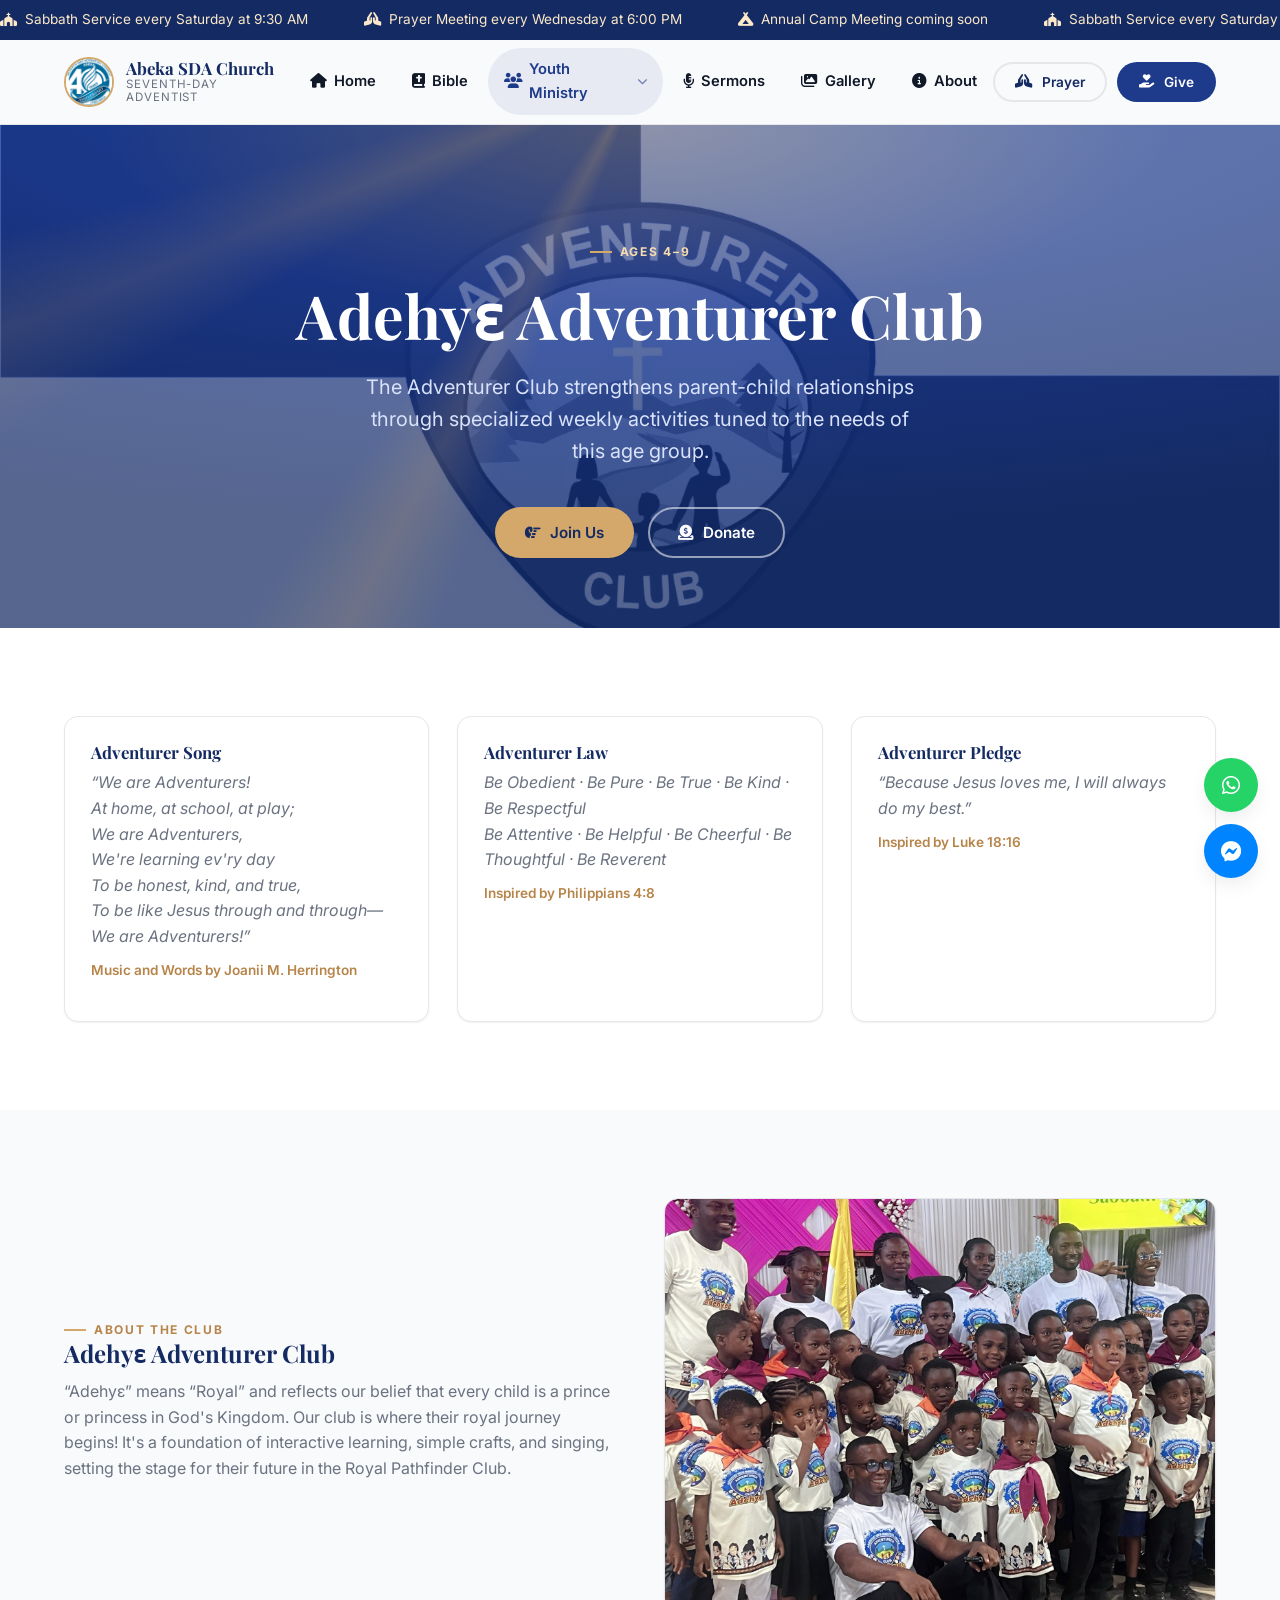
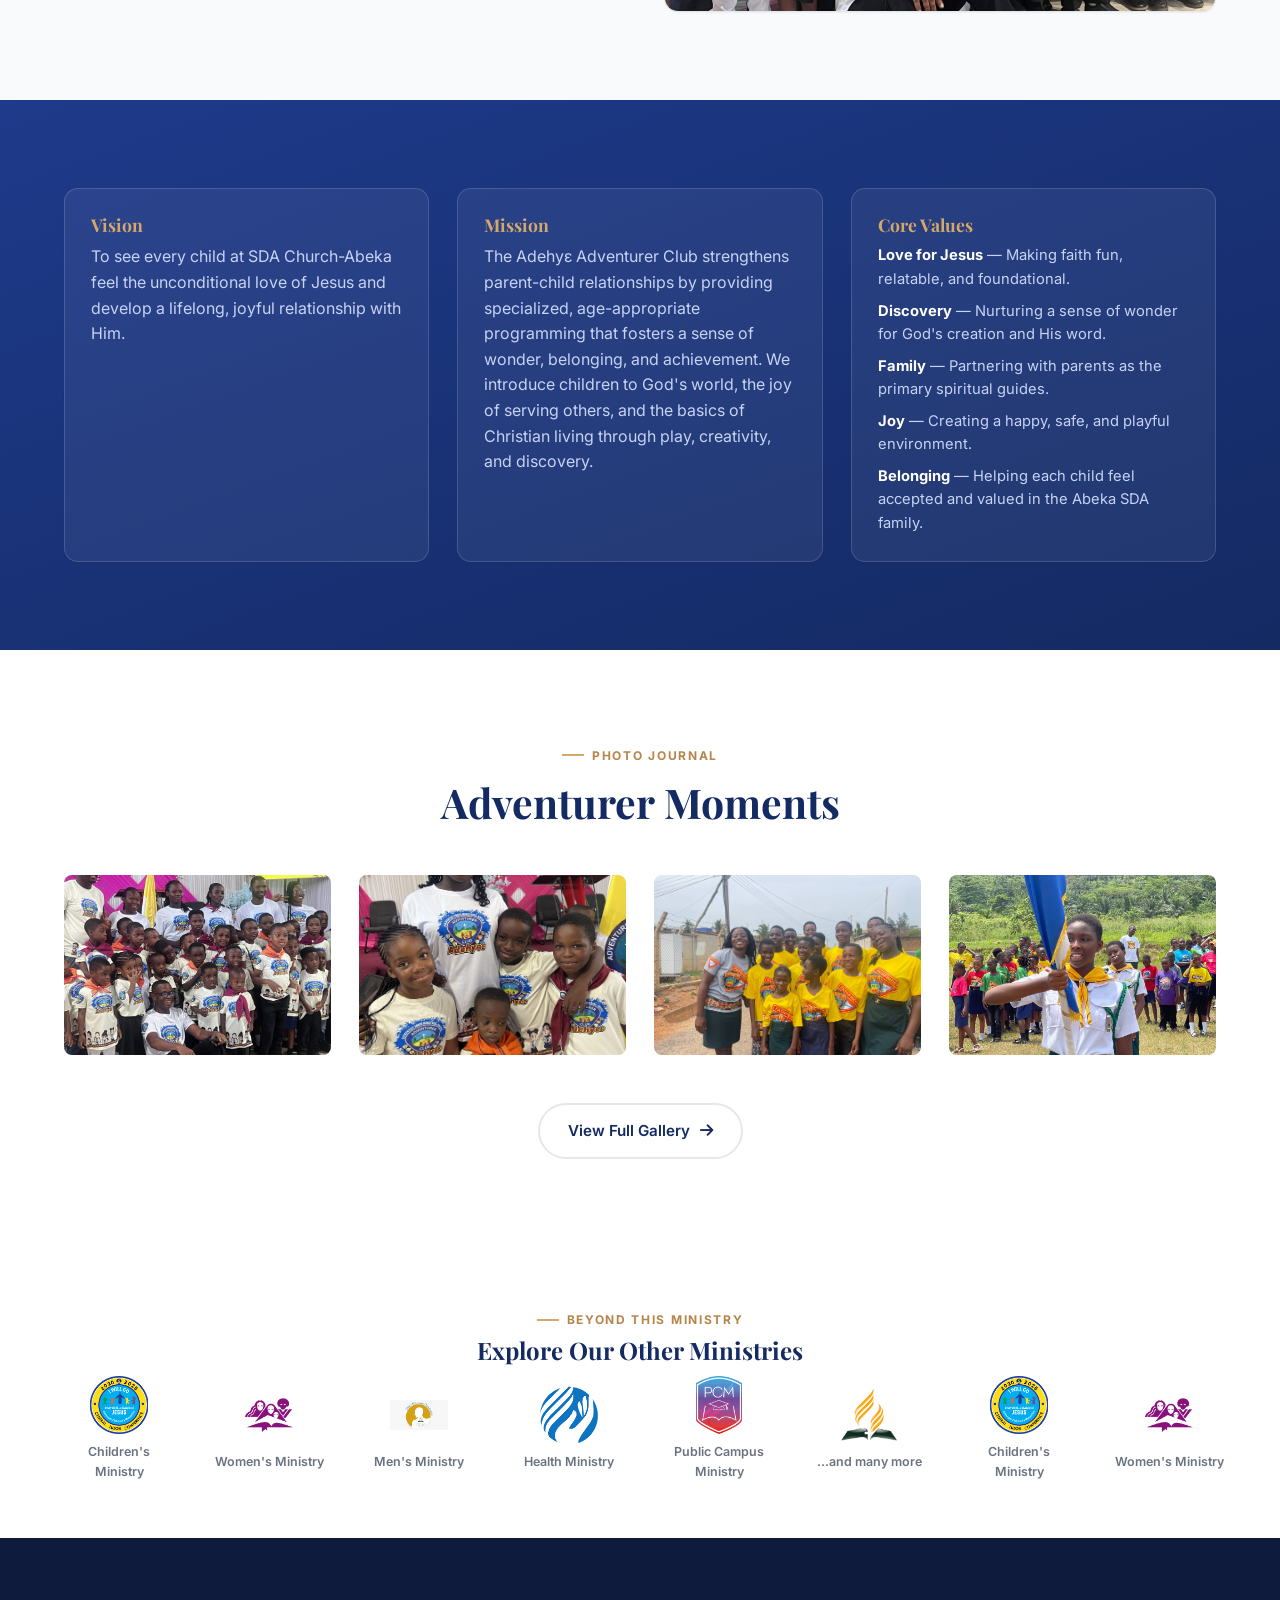
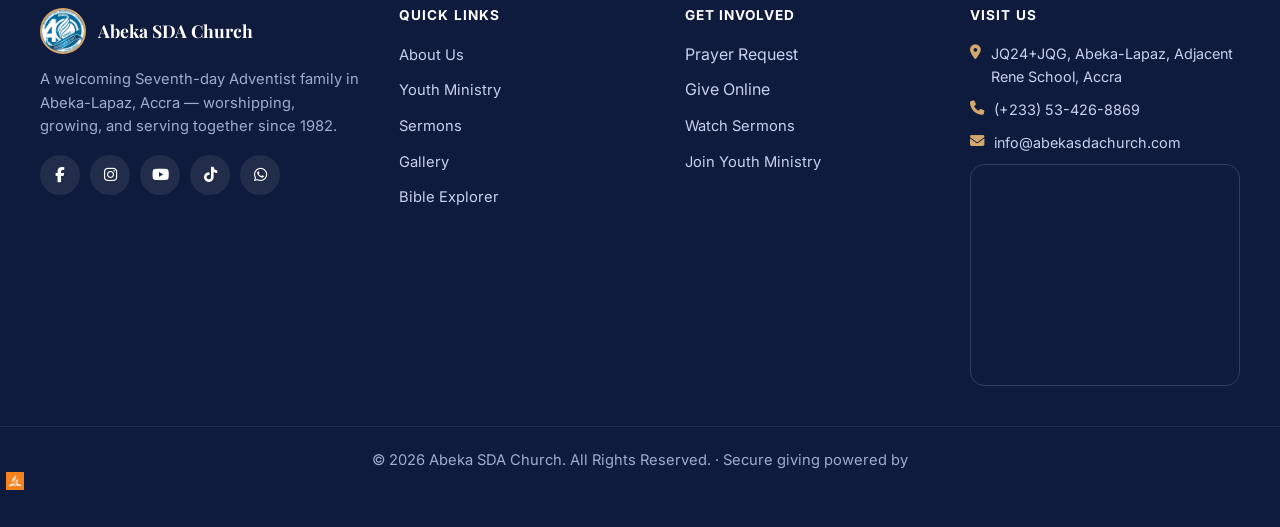
<file: adventurers.html>
<!DOCTYPE html>
<html lang="en">
<head>
<meta charset="UTF-8">
<meta name="viewport" content="width=device-width, initial-scale=1.0">
<title>Adventurers — Abeka SDA Church</title>
<meta name="description" content="The Adehyɛ Adventurer Club at Abeka SDA Church nurtures children ages 4-9 through faith, family, and fun.">
<meta property="og:title" content="Adventurers — Abeka SDA Church">
<meta property="og:description" content="The Adehyɛ Adventurer Club at Abeka SDA Church nurtures children ages 4-9 through faith, family, and fun.">
<meta property="og:type" content="website">
<meta property="og:image" content="assets/img/abeka.jpg">
<link rel="icon" type="image/jpeg" href="assets/img/abeka.jpg">
<link rel="preconnect" href="https://fonts.googleapis.com">
<link href="https://fonts.googleapis.com/css2?family=Playfair+Display:wght@600;700;800&family=Inter:wght@400;500;600;700;800&display=swap" rel="stylesheet">
<link rel="stylesheet" href="https://cdnjs.cloudflare.com/ajax/libs/font-awesome/6.4.0/css/all.min.css">
<link rel="stylesheet" href="assets/css/style.css">

</head>
<body>
<a href="#main" class="skip-link">Skip to main content</a>
<div class="announce-bar" role="note" aria-label="Announcements">
  <div class="marquee-track">
    <span><i class="fas fa-church"></i> Sabbath Service every Saturday at 9:30 AM</span>
    <span><i class="fas fa-hands-praying"></i> Prayer Meeting every Wednesday at 6:00 PM</span>
    <span><i class="fas fa-campground"></i> Annual Camp Meeting coming soon</span>
    <span><i class="fas fa-church"></i> Sabbath Service every Saturday at 9:30 AM</span>
    <span><i class="fas fa-hands-praying"></i> Prayer Meeting every Wednesday at 6:00 PM</span>
    <span><i class="fas fa-campground"></i> Annual Camp Meeting coming soon</span>
  </div>
</div>
<header class="site-header">
  <nav class="navbar" aria-label="Primary">
    <a href="index.html" class="brand">
      <img src="assets/img/abeka.jpg" alt="Abeka SDA Church logo">
      <span class="brand-text"><strong>Abeka SDA Church</strong><span>Seventh-day Adventist</span></span>
    </a>
    <ul class="nav-links">
      <li><a href="index.html" class="">
    <i class="fas fa-home"></i><span class="nav-text">Home</span>
  </a></li>
<li><a href="bible.html" class="">
    <i class="fas fa-bible"></i><span class="nav-text">Bible</span>
  </a></li>
<li class="dropdown">
  <a href="ay.html" class="active" aria-haspopup="true">
    <i class="fas fa-users"></i><span class="nav-text">Youth Ministry</span>
    <i class="fas fa-chevron-down" style="font-size:.65rem;opacity:.6"></i>
  </a>
  <div class="dropdown-content">
    <a href="ay.html">Youth Ministry Overview</a>
<a href="adventurers.html">Adventurers (4-9)</a>
<a href="pathfinders.html">Pathfinders (10-15)</a>
<a href="senior.html">Senior Youth (16+)</a>
  </div>
</li>
<li><a href="event.html" class="">
    <i class="fas fa-microphone-alt"></i><span class="nav-text">Sermons</span>
  </a></li>
<li><a href="gallery.html" class="">
    <i class="fas fa-images"></i><span class="nav-text">Gallery</span>
  </a></li>
<li><a href="about.html" class="">
    <i class="fas fa-info-circle"></i><span class="nav-text">About</span>
  </a></li>
    </ul>
    <div class="nav-cta">
      <button class="btn btn-ghost btn-sm" data-open-modal="prayerModal"><i class="fas fa-praying-hands"></i> Prayer</button>
      <button class="btn btn-dark btn-sm" data-open-modal="donationModal"><i class="fas fa-hand-holding-heart"></i> Give</button>
    </div>
    <button class="nav-toggle" aria-label="Toggle menu" aria-expanded="false"><span></span></button>
  </nav>
</header>

<main id="main">
<section class="hero hero--page">
  <div class="hero-photo" style="background-image:url('assets/img/royals/add-flag.jpg');"></div>
  <div class="hero-rays"></div>
  <div class="hero-content">
    <span class="eyebrow">Ages 4–9</span>
    <h1>Adehyɛ Adventurer Club</h1>
    <p class="lede">The Adventurer Club strengthens parent-child relationships through specialized weekly activities tuned to the needs of this age group.</p>
    <div class="hero-actions">
      <button class="btn btn-primary" data-open-modal="joinModal"><i class="fas fa-hand-point-right"></i> Join Us</button>
      <button class="btn btn-outline" data-open-modal="donationModal"><i class="fas fa-donate"></i> Donate</button>
    </div>
  </div>
</section>

<section class="section section--surface">
  <div class="container grid grid-3 reveal">
    <div class="card" style="padding:26px;">
      <h3 style="font-size:1.05rem;">Adventurer Song</h3>
      <div style="color:var(--muted);font-style:italic;white-space:pre-line;">“We are Adventurers!
At home, at school, at play;
We are Adventurers,
We're learning ev'ry day
To be honest, kind, and true,
To be like Jesus through and through—
We are Adventurers!”</div>
      <p style="color:var(--accent-dark);font-weight:600;font-size:.85rem;margin-top:10px;">Music and Words by Joanii M. Herrington</p>
    </div><div class="card" style="padding:26px;">
      <h3 style="font-size:1.05rem;">Adventurer Law</h3>
      <div style="color:var(--muted);font-style:italic;white-space:pre-line;">Be Obedient · Be Pure · Be True · Be Kind · Be Respectful
Be Attentive · Be Helpful · Be Cheerful · Be Thoughtful · Be Reverent</div>
      <p style="color:var(--accent-dark);font-weight:600;font-size:.85rem;margin-top:10px;">Inspired by Philippians 4:8</p>
    </div><div class="card" style="padding:26px;">
      <h3 style="font-size:1.05rem;">Adventurer Pledge</h3>
      <div style="color:var(--muted);font-style:italic;white-space:pre-line;">“Because Jesus loves me, I will always do my best.”</div>
      <p style="color:var(--accent-dark);font-weight:600;font-size:.85rem;margin-top:10px;">Inspired by Luke 18:16</p>
    </div>
  </div>
</section>

<section class="section">
  <div class="container two-col reveal">
    <div>
      <span class="eyebrow">About the Club</span>
      <h2>Adehyɛ Adventurer Club</h2>
      <p style="color:var(--muted);">“Adehyɛ” means “Royal” and reflects our belief that every child is a prince or princess in God's Kingdom. Our club is where their royal journey begins! It's a foundation of interactive learning, simple crafts, and singing, setting the stage for their future in the Royal Pathfinder Club.</p>
    </div>
    <div class="card" style="padding:0;overflow:hidden;">
      <img src="assets/img/royals/advenr.jpg" alt="Adventurer group photo" style="height:100%;width:100%;object-fit:cover;min-height:280px;">
    </div>
  </div>
</section>

<section class="section section--primary">
  <div class="container grid grid-3 reveal" style="align-items:stretch;">
    <div class="card value-card" style="background:rgba(255,255,255,0.06);border-color:rgba(255,255,255,0.15);">
      <h3 style="color:var(--accent);">Vision</h3>
      <p style="color:#c7d3f5;">To see every child at SDA Church-Abeka feel the unconditional love of Jesus and develop a lifelong, joyful relationship with Him.</p>
    </div>
    <div class="card value-card" style="background:rgba(255,255,255,0.06);border-color:rgba(255,255,255,0.15);">
      <h3 style="color:var(--accent);">Mission</h3>
      <p style="color:#c7d3f5;">The Adehyɛ Adventurer Club strengthens parent-child relationships by providing specialized, age-appropriate programming that fosters a sense of wonder, belonging, and achievement. We introduce children to God's world, the joy of serving others, and the basics of Christian living through play, creativity, and discovery.</p>
    </div>
    <div class="card value-card" style="background:rgba(255,255,255,0.06);border-color:rgba(255,255,255,0.15);">
      <h3 style="color:var(--accent);">Core Values</h3>
      <ul style="color:#c7d3f5;font-size:.92rem;display:flex;flex-direction:column;gap:8px;">
        <li><strong style='color:#fff;'>Love for Jesus</strong> &mdash; Making faith fun, relatable, and foundational.</li><li><strong style='color:#fff;'>Discovery</strong> &mdash; Nurturing a sense of wonder for God's creation and His word.</li><li><strong style='color:#fff;'>Family</strong> &mdash; Partnering with parents as the primary spiritual guides.</li><li><strong style='color:#fff;'>Joy</strong> &mdash; Creating a happy, safe, and playful environment.</li><li><strong style='color:#fff;'>Belonging</strong> &mdash; Helping each child feel accepted and valued in the Abeka SDA family.</li>
      </ul>
    </div>
  </div>
</section>

<section class="section section--surface">
  <div class="section-head reveal">
    <span class="eyebrow" style="justify-content:center;">Photo Journal</span>
    <h2>Adventurer Moments</h2>
  </div>
  <div class="container grid grid-4 reveal">
    <img src="assets/img/royals/advenr.jpg" alt="Adventurer moment" loading="lazy" style="border-radius:var(--radius-sm);height:180px;width:100%;object-fit:cover;"><img src="assets/img/royals/ad.jpg" alt="Adventurer moment" loading="lazy" style="border-radius:var(--radius-sm);height:180px;width:100%;object-fit:cover;"><img src="assets/img/royals/yellow.jpg" alt="Adventurer moment" loading="lazy" style="border-radius:var(--radius-sm);height:180px;width:100%;object-fit:cover;"><img src="assets/img/royals/moda.jpg" alt="Adventurer moment" loading="lazy" style="border-radius:var(--radius-sm);height:180px;width:100%;object-fit:cover;">
  </div>
  <div class="container text-center mt-lg">
    <a href="gallery.html" class="btn btn-ghost">View Full Gallery <i class="fas fa-arrow-right"></i></a>
  </div>
</section>
<section class="section section--tight section--surface">
  <div class="container text-center">
    <span class="eyebrow" style="justify-content:center;">Beyond this ministry</span>
    <h2 style="margin-top:.3em;">Explore Our Other Ministries</h2>
  </div>
  <div class="scroll-strip container">
    <div class="scroll-strip-track">
      <div class="mini-ministry"><img src="assets/img/royals/children.png" alt="Children's Ministry icon" loading="lazy"><span>Children's Ministry</span></div><div class="mini-ministry"><img src="assets/img/royals/AWM.png" alt="Women's Ministry icon" loading="lazy"><span>Women's Ministry</span></div><div class="mini-ministry"><img src="assets/img/royals/aym.png" alt="Men's Ministry icon" loading="lazy"><span>Men's Ministry</span></div><div class="mini-ministry"><img src="assets/img/royals/health.png" alt="Health Ministry icon" loading="lazy"><span>Health Ministry</span></div><div class="mini-ministry"><img src="assets/img/royals/PCM_1i1.jpg" alt="Public Campus Ministry icon" loading="lazy"><span>Public Campus Ministry</span></div><div class="mini-ministry"><img src="assets/img/royals/adventist_logo.png" alt="...and many more icon" loading="lazy"><span>...and many more</span></div>
      <div class="mini-ministry"><img src="assets/img/royals/children.png" alt="Children's Ministry icon" loading="lazy"><span>Children's Ministry</span></div><div class="mini-ministry"><img src="assets/img/royals/AWM.png" alt="Women's Ministry icon" loading="lazy"><span>Women's Ministry</span></div><div class="mini-ministry"><img src="assets/img/royals/aym.png" alt="Men's Ministry icon" loading="lazy"><span>Men's Ministry</span></div><div class="mini-ministry"><img src="assets/img/royals/health.png" alt="Health Ministry icon" loading="lazy"><span>Health Ministry</span></div><div class="mini-ministry"><img src="assets/img/royals/PCM_1i1.jpg" alt="Public Campus Ministry icon" loading="lazy"><span>Public Campus Ministry</span></div><div class="mini-ministry"><img src="assets/img/royals/adventist_logo.png" alt="...and many more icon" loading="lazy"><span>...and many more</span></div>
    </div>
  </div>
</section>
</main><div class="floating-chat">
  <a href="https://wa.me/233534268869" target="_blank" rel="noopener" class="whatsapp" aria-label="Chat on WhatsApp"><i class="fab fa-whatsapp"></i></a>
  <a href="https://www.facebook.com/theabekasdachurch" target="_blank" rel="noopener" class="messenger" aria-label="Message us on Facebook"><i class="fab fa-facebook-messenger"></i></a>
</div>
<div id="joinModal" class="modal-overlay">
  <div class="modal-box">
    <button class="modal-close" data-close-modal aria-label="Close">&times;</button>
    <h2><i class="fas fa-hand-point-right"></i> Register to Join Us</h2>
    <p style="color:var(--muted);font-size:.92rem;margin-bottom:16px;">Fill out the form below and a ministry leader will follow up with you.</p>
    <iframe title="Club registration form" src="https://docs.google.com/forms/d/e/1FAIpQLSeb1RpJYBGLV7XDMu33oly7lWFSHIR5muvQrNGHHYIy12WM4g/viewform?embedded=true"></iframe>
  </div>
</div>
<div id="prayerModal" class="modal-overlay">
  <div class="modal-box">
    <button class="modal-close" data-close-modal aria-label="Close">&times;</button>
    <h2><i class="fas fa-praying-hands"></i> Prayer Request</h2>
    <p style="color:var(--muted);font-size:.92rem;margin-bottom:16px;">Share what's on your heart. Our prayer team keeps every request confidential.</p>
    <iframe title="Prayer request form" src="https://docs.google.com/forms/d/e/1FAIpQLSeb1RpJYBGLV7XDMu33oly7lWFSHIR5muvQrNGHHYIy12WM4g/viewform?embedded=true"></iframe>
  </div>
</div>
<div id="donationModal" class="modal-overlay">
  <div class="modal-box">
    <button class="modal-close" data-close-modal aria-label="Close">&times;</button>
    <h2><i class="fas fa-hand-holding-heart"></i> Give Your Offering</h2>
    <div class="payment-option">
      <h3 style="margin-bottom:8px;">PayPal</h3>
      <form action="https://www.paypal.com/donate" method="post" target="_blank">
        <input type="hidden" name="business" value="YOUR_PAYPAL_EMAIL@example.com">
        <input type="hidden" name="item_name" value="Abeka SDA Church Offering">
        <input type="hidden" name="currency_code" value="USD">
        <div class="amount-options">
          <button type="button" class="amount-btn" data-amount="10">$10</button>
          <button type="button" class="amount-btn" data-amount="20">$20</button>
          <button type="button" class="amount-btn" data-amount="50">$50</button>
          <input type="number" name="amount" min="1" placeholder="Other amount">
        </div>
        <button type="submit" class="btn btn-primary btn-block"><i class="fab fa-paypal"></i> Give via PayPal</button>
      </form>
    </div>
    <div class="payment-option">
      <h3 style="margin-bottom:6px;">Credit / Debit Card</h3>
      <p style="color:var(--muted);font-size:.9rem;">Direct card payments are coming soon. For now, please use PayPal or give in person.</p>
    </div>
    <p class="giving-footer" style="text-align:center;color:var(--muted);font-size:.82rem;padding-top:10px;border-top:1px solid var(--border);">
      Secure online giving powered by <img src="assets/img/royals/egiving.png" alt="eGiving" style="height:16px;vertical-align:middle;">
    </p>
  </div>
</div>
<div id="confirmationModal" class="modal-overlay">
  <div class="modal-box" style="text-align:center;">
    <button class="modal-close" data-close-modal aria-label="Close">&times;</button>
    <div class="confirm-icon"><i class="fas fa-check-circle"></i></div>
    <h2 style="justify-content:center;">Thank You!</h2>
    <p style="color:var(--muted);">Your request has been submitted. We'll be in touch soon.</p>
    <button class="btn btn-dark" data-close-modal style="margin-top:10px;">Close</button>
  </div>
</div>
<footer class="site-footer">
  <div class="container footer-grid">
    <div>
      <div class="footer-brand">
        <img src="assets/img/abeka.jpg" alt="Abeka SDA Church logo">
        <strong>Abeka SDA Church</strong>
      </div>
      <p>A welcoming Seventh-day Adventist family in Abeka-Lapaz, Accra &mdash; worshipping, growing, and serving together since 1982.</p>
      <div class="social-row">
        <a href="https://www.facebook.com/theabekasdachurch" target="_blank" rel="noopener" aria-label="Facebook"><i class="fab fa-facebook-f"></i></a>
        <a href="https://www.instagram.com/royalpfclub" target="_blank" rel="noopener" aria-label="Instagram"><i class="fab fa-instagram"></i></a>
        <a href="https://www.youtube.com/royalspfclub" target="_blank" rel="noopener" aria-label="YouTube"><i class="fab fa-youtube"></i></a>
        <a href="https://www.tiktok.com/@abeka_sda_church" target="_blank" rel="noopener" aria-label="TikTok"><i class="fab fa-tiktok"></i></a>
        <a href="https://wa.me/233534268869" target="_blank" rel="noopener" aria-label="WhatsApp"><i class="fab fa-whatsapp"></i></a>
      </div>
    </div>
    <div>
      <h3>Quick Links</h3>
      <ul>
        <li><a href="about.html">About Us</a></li>
        <li><a href="ay.html">Youth Ministry</a></li>
        <li><a href="event.html">Sermons</a></li>
        <li><a href="gallery.html">Gallery</a></li>
        <li><a href="bible.html">Bible Explorer</a></li>
      </ul>
    </div>
    <div>
      <h3>Get Involved</h3>
      <ul>
        <li><button class="btn-link" data-open-modal="prayerModal" style="background:none;border:none;color:#c7d1ee;padding:0;font:inherit;cursor:pointer;">Prayer Request</button></li>
        <li><button class="btn-link" data-open-modal="donationModal" style="background:none;border:none;color:#c7d1ee;padding:0;font:inherit;cursor:pointer;">Give Online</button></li>
        <li><a href="event.html">Watch Sermons</a></li>
        <li><a href="ay.html">Join Youth Ministry</a></li>
      </ul>
    </div>
    <div>
      <h3>Visit Us</h3>
      <ul class="footer-contact">
        <li><i class="fas fa-map-marker-alt"></i> JQ24+JQG, Abeka-Lapaz, Adjacent Rene School, Accra</li>
        <li><i class="fas fa-phone"></i> (+233) 53-426-8869</li>
        <li><i class="fas fa-envelope"></i> info@abekasdachurch.com</li>
      </ul>
      <div class="map-card">
        <iframe title="Abeka SDA Church map" src="https://www.google.com/maps/embed?pb=!1m18!1m12!1m3!1d3970.7658440588652!2d-0.24522355677653027!3d5.60156989600896!2m3!1f0!2f0!3f0!3m2!1i1024!2i768!4f13.1!3m3!1m2!1s0xfdf998ca7bfb8bb%3A0x5a2562a371bc9fac!2sAbeka%20SDA%20Church!5e0!3m2!1sen!2sgh!4v1754309034451!5m2!1sen!2sgh" loading="lazy" referrerpolicy="no-referrer-when-downgrade" allowfullscreen></iframe>
      </div>
    </div>
  </div>
  <div class="footer-bottom">
    <p>&copy; <span data-year></span> Abeka SDA Church. All Rights Reserved. &middot; Secure giving powered by <img src="assets/img/royals/egiving.png" alt="eGiving"></p>
  </div>
</footer>
<script src="assets/js/main.js"></script>
</body>
</html>
</file>
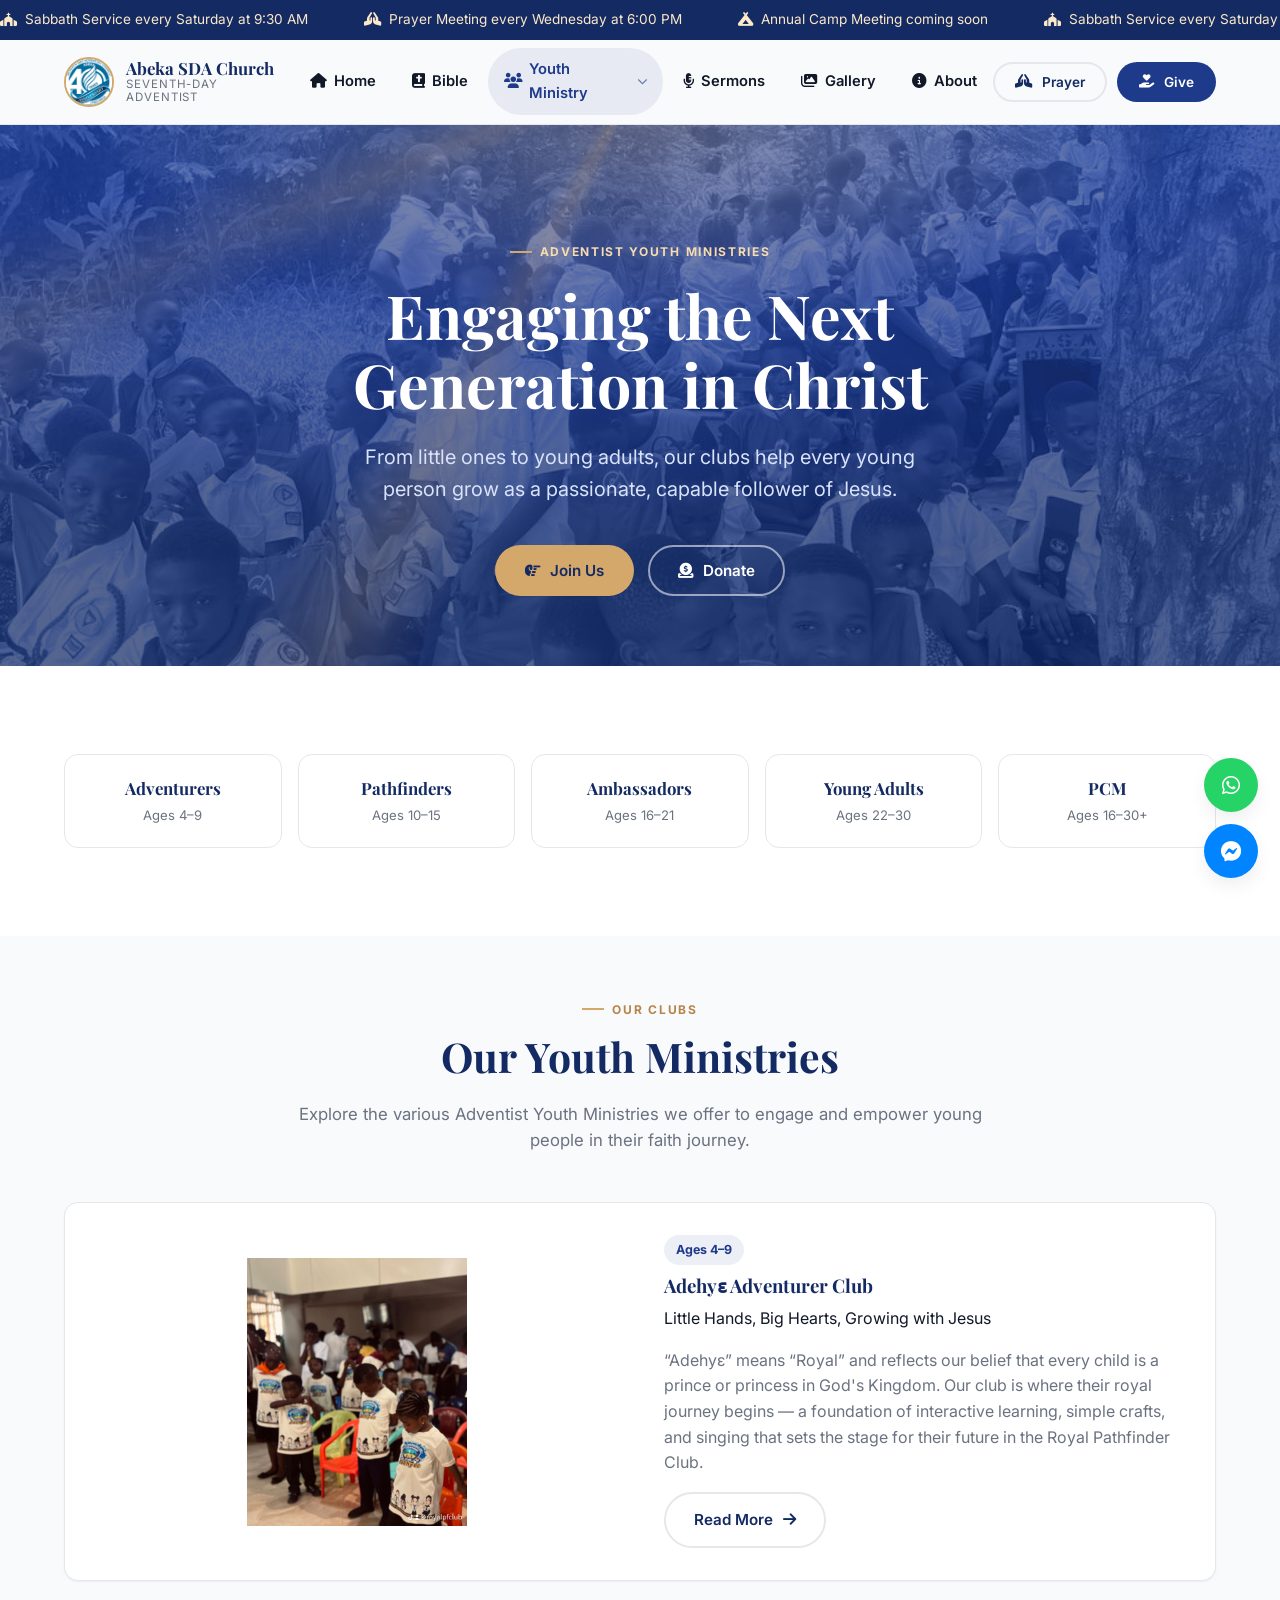
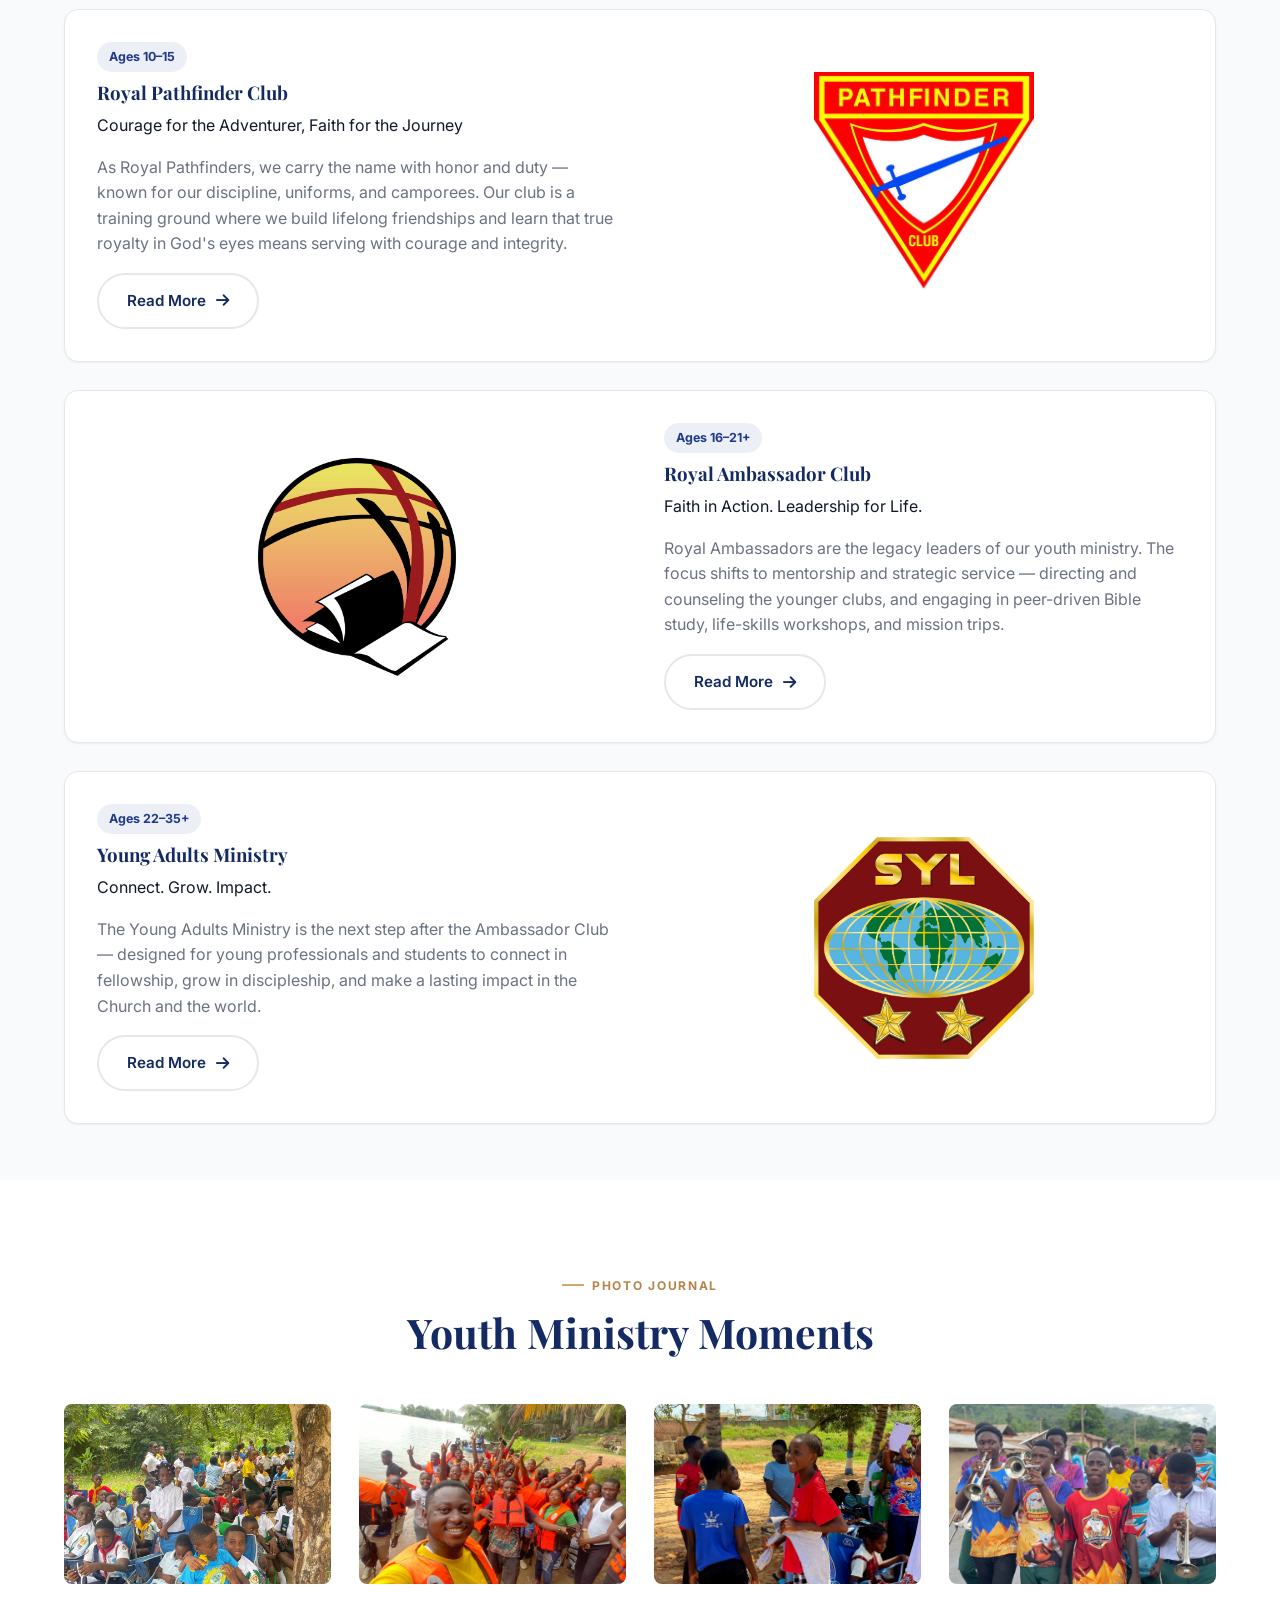
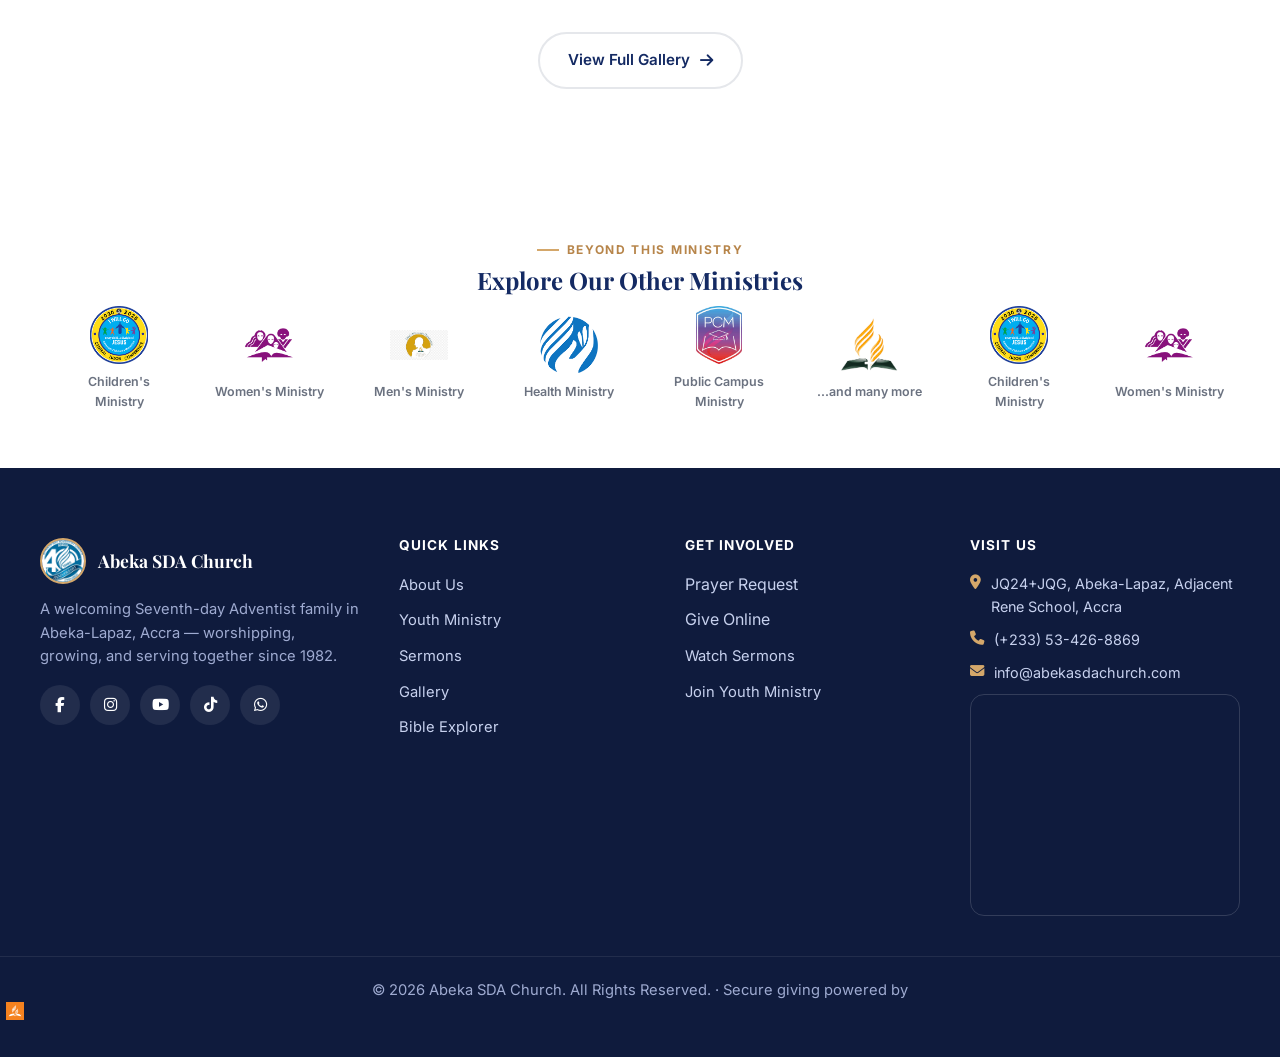
<file: ay.html>
<!DOCTYPE html>
<html lang="en">
<head>
<meta charset="UTF-8">
<meta name="viewport" content="width=device-width, initial-scale=1.0">
<title>Youth Ministry — Abeka SDA Church</title>
<meta name="description" content="Discover the Adventist Youth Ministries at Abeka SDA Church: Adventurers, Pathfinders, Senior Youth, Ambassadors, and Young Adults.">
<meta property="og:title" content="Youth Ministry — Abeka SDA Church">
<meta property="og:description" content="Discover the Adventist Youth Ministries at Abeka SDA Church: Adventurers, Pathfinders, Senior Youth, Ambassadors, and Young Adults.">
<meta property="og:type" content="website">
<meta property="og:image" content="assets/img/abeka.jpg">
<link rel="icon" type="image/jpeg" href="assets/img/abeka.jpg">
<link rel="preconnect" href="https://fonts.googleapis.com">
<link href="https://fonts.googleapis.com/css2?family=Playfair+Display:wght@600;700;800&family=Inter:wght@400;500;600;700;800&display=swap" rel="stylesheet">
<link rel="stylesheet" href="https://cdnjs.cloudflare.com/ajax/libs/font-awesome/6.4.0/css/all.min.css">
<link rel="stylesheet" href="assets/css/style.css">

</head>
<body>
<a href="#main" class="skip-link">Skip to main content</a>
<div class="announce-bar" role="note" aria-label="Announcements">
  <div class="marquee-track">
    <span><i class="fas fa-church"></i> Sabbath Service every Saturday at 9:30 AM</span>
    <span><i class="fas fa-hands-praying"></i> Prayer Meeting every Wednesday at 6:00 PM</span>
    <span><i class="fas fa-campground"></i> Annual Camp Meeting coming soon</span>
    <span><i class="fas fa-church"></i> Sabbath Service every Saturday at 9:30 AM</span>
    <span><i class="fas fa-hands-praying"></i> Prayer Meeting every Wednesday at 6:00 PM</span>
    <span><i class="fas fa-campground"></i> Annual Camp Meeting coming soon</span>
  </div>
</div>
<header class="site-header">
  <nav class="navbar" aria-label="Primary">
    <a href="index.html" class="brand">
      <img src="assets/img/abeka.jpg" alt="Abeka SDA Church logo">
      <span class="brand-text"><strong>Abeka SDA Church</strong><span>Seventh-day Adventist</span></span>
    </a>
    <ul class="nav-links">
      <li><a href="index.html" class="">
    <i class="fas fa-home"></i><span class="nav-text">Home</span>
  </a></li>
<li><a href="bible.html" class="">
    <i class="fas fa-bible"></i><span class="nav-text">Bible</span>
  </a></li>
<li class="dropdown">
  <a href="ay.html" class="active" aria-haspopup="true">
    <i class="fas fa-users"></i><span class="nav-text">Youth Ministry</span>
    <i class="fas fa-chevron-down" style="font-size:.65rem;opacity:.6"></i>
  </a>
  <div class="dropdown-content">
    <a href="ay.html">Youth Ministry Overview</a>
<a href="adventurers.html">Adventurers (4-9)</a>
<a href="pathfinders.html">Pathfinders (10-15)</a>
<a href="senior.html">Senior Youth (16+)</a>
  </div>
</li>
<li><a href="event.html" class="">
    <i class="fas fa-microphone-alt"></i><span class="nav-text">Sermons</span>
  </a></li>
<li><a href="gallery.html" class="">
    <i class="fas fa-images"></i><span class="nav-text">Gallery</span>
  </a></li>
<li><a href="about.html" class="">
    <i class="fas fa-info-circle"></i><span class="nav-text">About</span>
  </a></li>
    </ul>
    <div class="nav-cta">
      <button class="btn btn-ghost btn-sm" data-open-modal="prayerModal"><i class="fas fa-praying-hands"></i> Prayer</button>
      <button class="btn btn-dark btn-sm" data-open-modal="donationModal"><i class="fas fa-hand-holding-heart"></i> Give</button>
    </div>
    <button class="nav-toggle" aria-label="Toggle menu" aria-expanded="false"><span></span></button>
  </nav>
</header>

<main id="main">
<section class="hero hero--page">
  <div class="hero-photo" style="background-image:url('assets/img/royals/camp.jpg');"></div>
  <div class="hero-rays"></div>
  <div class="hero-content">
    <span class="eyebrow">Adventist Youth Ministries</span>
    <h1>Engaging the Next Generation in Christ</h1>
    <p class="lede">From little ones to young adults, our clubs help every young person grow as a passionate, capable follower of Jesus.</p>
    <div class="hero-actions">
      <button class="btn btn-primary" data-open-modal="joinModal"><i class="fas fa-hand-point-right"></i> Join Us</button>
      <button class="btn btn-outline" data-open-modal="donationModal"><i class="fas fa-donate"></i> Donate</button>
    </div>
  </div>
</section>

<section class="section section--surface">
  <div class="container reveal">
    <div class="age-band-grid">
      <div class="age-band"><strong>Adventurers</strong><span>Ages 4&ndash;9</span></div>
      <div class="age-band"><strong>Pathfinders</strong><span>Ages 10&ndash;15</span></div>
      <div class="age-band"><strong>Ambassadors</strong><span>Ages 16&ndash;21</span></div>
      <div class="age-band"><strong>Young Adults</strong><span>Ages 22&ndash;30</span></div>
      <div class="age-band"><strong>PCM</strong><span>Ages 16&ndash;30+</span></div>
    </div>
  </div>
</section>

<section class="section section--tight">
  <div class="section-head reveal">
    <span class="eyebrow" style="justify-content:center;">Our Clubs</span>
    <h2>Our Youth Ministries</h2>
    <p>Explore the various Adventist Youth Ministries we offer to engage and empower young people in their faith journey.</p>
  </div>

  <div class="container reveal" style="display:flex;flex-direction:column;gap:28px;">

    <div class="card two-col" style="padding:32px;">
      <div>
        <img src="assets/img/royals/add.jpg" alt="Adehye3 Adventurer Club emblem" style="max-width:220px;margin:0 auto;">
      </div>
      <div>
        <span class="badge">Ages 4&ndash;9</span>
        <h3 style="margin-top:10px;">Adehyɛ Adventurer Club</h3>
        <p class="tagline">Little Hands, Big Hearts, Growing with Jesus</p>
        <p style="color:var(--muted);">&ldquo;Adehyɛ&rdquo; means &ldquo;Royal&rdquo; and reflects our belief that every child is a prince or princess in God's Kingdom. Our club is where their royal journey begins &mdash; a foundation of interactive learning, simple crafts, and singing that sets the stage for their future in the Royal Pathfinder Club.</p>
        <a href="adventurers.html" class="btn btn-ghost">Read More <i class="fas fa-arrow-right"></i></a>
      </div>
    </div>

    <div class="card two-col" style="padding:32px;">
      <div style="order:2;">
        <img src="assets/img/royals/Pathfinder.png" alt="Royal Pathfinder Club emblem" style="max-width:220px;margin:0 auto;">
      </div>
      <div style="order:1;">
        <span class="badge">Ages 10&ndash;15</span>
        <h3 style="margin-top:10px;">Royal Pathfinder Club</h3>
        <p class="tagline">Courage for the Adventurer, Faith for the Journey</p>
        <p style="color:var(--muted);">As Royal Pathfinders, we carry the name with honor and duty &mdash; known for our discipline, uniforms, and camporees. Our club is a training ground where we build lifelong friendships and learn that true royalty in God's eyes means serving with courage and integrity.</p>
        <a href="pathfinders.html" class="btn btn-ghost">Read More <i class="fas fa-arrow-right"></i></a>
      </div>
    </div>

    <div class="card two-col" style="padding:32px;">
      <div>
        <img src="assets/img/royals/amb.png" alt="Royal Ambassador Club emblem" style="max-width:220px;margin:0 auto;">
      </div>
      <div>
        <span class="badge">Ages 16&ndash;21+</span>
        <h3 style="margin-top:10px;">Royal Ambassador Club</h3>
        <p class="tagline">Faith in Action. Leadership for Life.</p>
        <p style="color:var(--muted);">Royal Ambassadors are the legacy leaders of our youth ministry. The focus shifts to mentorship and strategic service &mdash; directing and counseling the younger clubs, and engaging in peer-driven Bible study, life-skills workshops, and mission trips.</p>
        <a href="senior.html" class="btn btn-ghost">Read More <i class="fas fa-arrow-right"></i></a>
      </div>
    </div>

    <div class="card two-col" style="padding:32px;">
      <div style="order:2;">
        <img src="assets/img/royals/SYL.png" alt="Young Adults ministry emblem" style="max-width:220px;margin:0 auto;">
      </div>
      <div style="order:1;">
        <span class="badge">Ages 22&ndash;35+</span>
        <h3 style="margin-top:10px;">Young Adults Ministry</h3>
        <p class="tagline">Connect. Grow. Impact.</p>
        <p style="color:var(--muted);">The Young Adults Ministry is the next step after the Ambassador Club &mdash; designed for young professionals and students to connect in fellowship, grow in discipleship, and make a lasting impact in the Church and the world.</p>
        <a href="senior.html" class="btn btn-ghost">Read More <i class="fas fa-arrow-right"></i></a>
      </div>
    </div>

  </div>
</section>

<section class="section section--surface">
  <div class="section-head reveal">
    <span class="eyebrow" style="justify-content:center;">Photo Journal</span>
    <h2>Youth Ministry Moments</h2>
  </div>
  <div class="container grid grid-4 reveal">
    <img src="assets/img/royals/camp.jpg" alt="Youth camp moment" loading="lazy" style="border-radius:var(--radius-sm);height:180px;width:100%;object-fit:cover;">
    <img src="assets/img/royals/event2.jpg" alt="Youth event moment" loading="lazy" style="border-radius:var(--radius-sm);height:180px;width:100%;object-fit:cover;">
    <img src="assets/img/royals/event3.jpg" alt="Youth event moment" loading="lazy" style="border-radius:var(--radius-sm);height:180px;width:100%;object-fit:cover;">
    <img src="assets/img/royals/camp2.jpg" alt="Youth camp moment" loading="lazy" style="border-radius:var(--radius-sm);height:180px;width:100%;object-fit:cover;">
  </div>
  <div class="container text-center mt-lg">
    <a href="gallery.html" class="btn btn-ghost">View Full Gallery <i class="fas fa-arrow-right"></i></a>
  </div>
</section>
<section class="section section--tight section--surface">
  <div class="container text-center">
    <span class="eyebrow" style="justify-content:center;">Beyond this ministry</span>
    <h2 style="margin-top:.3em;">Explore Our Other Ministries</h2>
  </div>
  <div class="scroll-strip container">
    <div class="scroll-strip-track">
      <div class="mini-ministry"><img src="assets/img/royals/children.png" alt="Children's Ministry icon" loading="lazy"><span>Children's Ministry</span></div><div class="mini-ministry"><img src="assets/img/royals/AWM.png" alt="Women's Ministry icon" loading="lazy"><span>Women's Ministry</span></div><div class="mini-ministry"><img src="assets/img/royals/aym.png" alt="Men's Ministry icon" loading="lazy"><span>Men's Ministry</span></div><div class="mini-ministry"><img src="assets/img/royals/health.png" alt="Health Ministry icon" loading="lazy"><span>Health Ministry</span></div><div class="mini-ministry"><img src="assets/img/royals/PCM_1i1.jpg" alt="Public Campus Ministry icon" loading="lazy"><span>Public Campus Ministry</span></div><div class="mini-ministry"><img src="assets/img/royals/adventist_logo.png" alt="...and many more icon" loading="lazy"><span>...and many more</span></div>
      <div class="mini-ministry"><img src="assets/img/royals/children.png" alt="Children's Ministry icon" loading="lazy"><span>Children's Ministry</span></div><div class="mini-ministry"><img src="assets/img/royals/AWM.png" alt="Women's Ministry icon" loading="lazy"><span>Women's Ministry</span></div><div class="mini-ministry"><img src="assets/img/royals/aym.png" alt="Men's Ministry icon" loading="lazy"><span>Men's Ministry</span></div><div class="mini-ministry"><img src="assets/img/royals/health.png" alt="Health Ministry icon" loading="lazy"><span>Health Ministry</span></div><div class="mini-ministry"><img src="assets/img/royals/PCM_1i1.jpg" alt="Public Campus Ministry icon" loading="lazy"><span>Public Campus Ministry</span></div><div class="mini-ministry"><img src="assets/img/royals/adventist_logo.png" alt="...and many more icon" loading="lazy"><span>...and many more</span></div>
    </div>
  </div>
</section>
</main><div class="floating-chat">
  <a href="https://wa.me/233534268869" target="_blank" rel="noopener" class="whatsapp" aria-label="Chat on WhatsApp"><i class="fab fa-whatsapp"></i></a>
  <a href="https://www.facebook.com/theabekasdachurch" target="_blank" rel="noopener" class="messenger" aria-label="Message us on Facebook"><i class="fab fa-facebook-messenger"></i></a>
</div>
<div id="joinModal" class="modal-overlay">
  <div class="modal-box">
    <button class="modal-close" data-close-modal aria-label="Close">&times;</button>
    <h2><i class="fas fa-hand-point-right"></i> Register to Join Us</h2>
    <p style="color:var(--muted);font-size:.92rem;margin-bottom:16px;">Fill out the form below and a ministry leader will follow up with you.</p>
    <iframe title="Youth ministry registration form" src="https://docs.google.com/forms/d/e/1FAIpQLSeb1RpJYBGLV7XDMu33oly7lWFSHIR5muvQrNGHHYIy12WM4g/viewform?embedded=true"></iframe>
  </div>
</div>
<div id="prayerModal" class="modal-overlay">
  <div class="modal-box">
    <button class="modal-close" data-close-modal aria-label="Close">&times;</button>
    <h2><i class="fas fa-praying-hands"></i> Prayer Request</h2>
    <p style="color:var(--muted);font-size:.92rem;margin-bottom:16px;">Share what's on your heart. Our prayer team keeps every request confidential.</p>
    <iframe title="Prayer request form" src="https://docs.google.com/forms/d/e/1FAIpQLSeb1RpJYBGLV7XDMu33oly7lWFSHIR5muvQrNGHHYIy12WM4g/viewform?embedded=true"></iframe>
  </div>
</div>
<div id="donationModal" class="modal-overlay">
  <div class="modal-box">
    <button class="modal-close" data-close-modal aria-label="Close">&times;</button>
    <h2><i class="fas fa-hand-holding-heart"></i> Give Your Offering</h2>
    <div class="payment-option">
      <h3 style="margin-bottom:8px;">PayPal</h3>
      <form action="https://www.paypal.com/donate" method="post" target="_blank">
        <input type="hidden" name="business" value="YOUR_PAYPAL_EMAIL@example.com">
        <input type="hidden" name="item_name" value="Abeka SDA Church Offering">
        <input type="hidden" name="currency_code" value="USD">
        <div class="amount-options">
          <button type="button" class="amount-btn" data-amount="10">$10</button>
          <button type="button" class="amount-btn" data-amount="20">$20</button>
          <button type="button" class="amount-btn" data-amount="50">$50</button>
          <input type="number" name="amount" min="1" placeholder="Other amount">
        </div>
        <button type="submit" class="btn btn-primary btn-block"><i class="fab fa-paypal"></i> Give via PayPal</button>
      </form>
    </div>
    <div class="payment-option">
      <h3 style="margin-bottom:6px;">Credit / Debit Card</h3>
      <p style="color:var(--muted);font-size:.9rem;">Direct card payments are coming soon. For now, please use PayPal or give in person.</p>
    </div>
    <p class="giving-footer" style="text-align:center;color:var(--muted);font-size:.82rem;padding-top:10px;border-top:1px solid var(--border);">
      Secure online giving powered by <img src="assets/img/royals/egiving.png" alt="eGiving" style="height:16px;vertical-align:middle;">
    </p>
  </div>
</div>
<div id="confirmationModal" class="modal-overlay">
  <div class="modal-box" style="text-align:center;">
    <button class="modal-close" data-close-modal aria-label="Close">&times;</button>
    <div class="confirm-icon"><i class="fas fa-check-circle"></i></div>
    <h2 style="justify-content:center;">Thank You!</h2>
    <p style="color:var(--muted);">Your request has been submitted. We'll be in touch soon.</p>
    <button class="btn btn-dark" data-close-modal style="margin-top:10px;">Close</button>
  </div>
</div>
<footer class="site-footer">
  <div class="container footer-grid">
    <div>
      <div class="footer-brand">
        <img src="assets/img/abeka.jpg" alt="Abeka SDA Church logo">
        <strong>Abeka SDA Church</strong>
      </div>
      <p>A welcoming Seventh-day Adventist family in Abeka-Lapaz, Accra &mdash; worshipping, growing, and serving together since 1982.</p>
      <div class="social-row">
        <a href="https://www.facebook.com/theabekasdachurch" target="_blank" rel="noopener" aria-label="Facebook"><i class="fab fa-facebook-f"></i></a>
        <a href="https://www.instagram.com/royalpfclub" target="_blank" rel="noopener" aria-label="Instagram"><i class="fab fa-instagram"></i></a>
        <a href="https://www.youtube.com/royalspfclub" target="_blank" rel="noopener" aria-label="YouTube"><i class="fab fa-youtube"></i></a>
        <a href="https://www.tiktok.com/@abeka_sda_church" target="_blank" rel="noopener" aria-label="TikTok"><i class="fab fa-tiktok"></i></a>
        <a href="https://wa.me/233534268869" target="_blank" rel="noopener" aria-label="WhatsApp"><i class="fab fa-whatsapp"></i></a>
      </div>
    </div>
    <div>
      <h3>Quick Links</h3>
      <ul>
        <li><a href="about.html">About Us</a></li>
        <li><a href="ay.html">Youth Ministry</a></li>
        <li><a href="event.html">Sermons</a></li>
        <li><a href="gallery.html">Gallery</a></li>
        <li><a href="bible.html">Bible Explorer</a></li>
      </ul>
    </div>
    <div>
      <h3>Get Involved</h3>
      <ul>
        <li><button class="btn-link" data-open-modal="prayerModal" style="background:none;border:none;color:#c7d1ee;padding:0;font:inherit;cursor:pointer;">Prayer Request</button></li>
        <li><button class="btn-link" data-open-modal="donationModal" style="background:none;border:none;color:#c7d1ee;padding:0;font:inherit;cursor:pointer;">Give Online</button></li>
        <li><a href="event.html">Watch Sermons</a></li>
        <li><a href="ay.html">Join Youth Ministry</a></li>
      </ul>
    </div>
    <div>
      <h3>Visit Us</h3>
      <ul class="footer-contact">
        <li><i class="fas fa-map-marker-alt"></i> JQ24+JQG, Abeka-Lapaz, Adjacent Rene School, Accra</li>
        <li><i class="fas fa-phone"></i> (+233) 53-426-8869</li>
        <li><i class="fas fa-envelope"></i> info@abekasdachurch.com</li>
      </ul>
      <div class="map-card">
        <iframe title="Abeka SDA Church map" src="https://www.google.com/maps/embed?pb=!1m18!1m12!1m3!1d3970.7658440588652!2d-0.24522355677653027!3d5.60156989600896!2m3!1f0!2f0!3f0!3m2!1i1024!2i768!4f13.1!3m3!1m2!1s0xfdf998ca7bfb8bb%3A0x5a2562a371bc9fac!2sAbeka%20SDA%20Church!5e0!3m2!1sen!2sgh!4v1754309034451!5m2!1sen!2sgh" loading="lazy" referrerpolicy="no-referrer-when-downgrade" allowfullscreen></iframe>
      </div>
    </div>
  </div>
  <div class="footer-bottom">
    <p>&copy; <span data-year></span> Abeka SDA Church. All Rights Reserved. &middot; Secure giving powered by <img src="assets/img/royals/egiving.png" alt="eGiving"></p>
  </div>
</footer>
<script src="assets/js/main.js"></script>
</body>
</html>
</file>
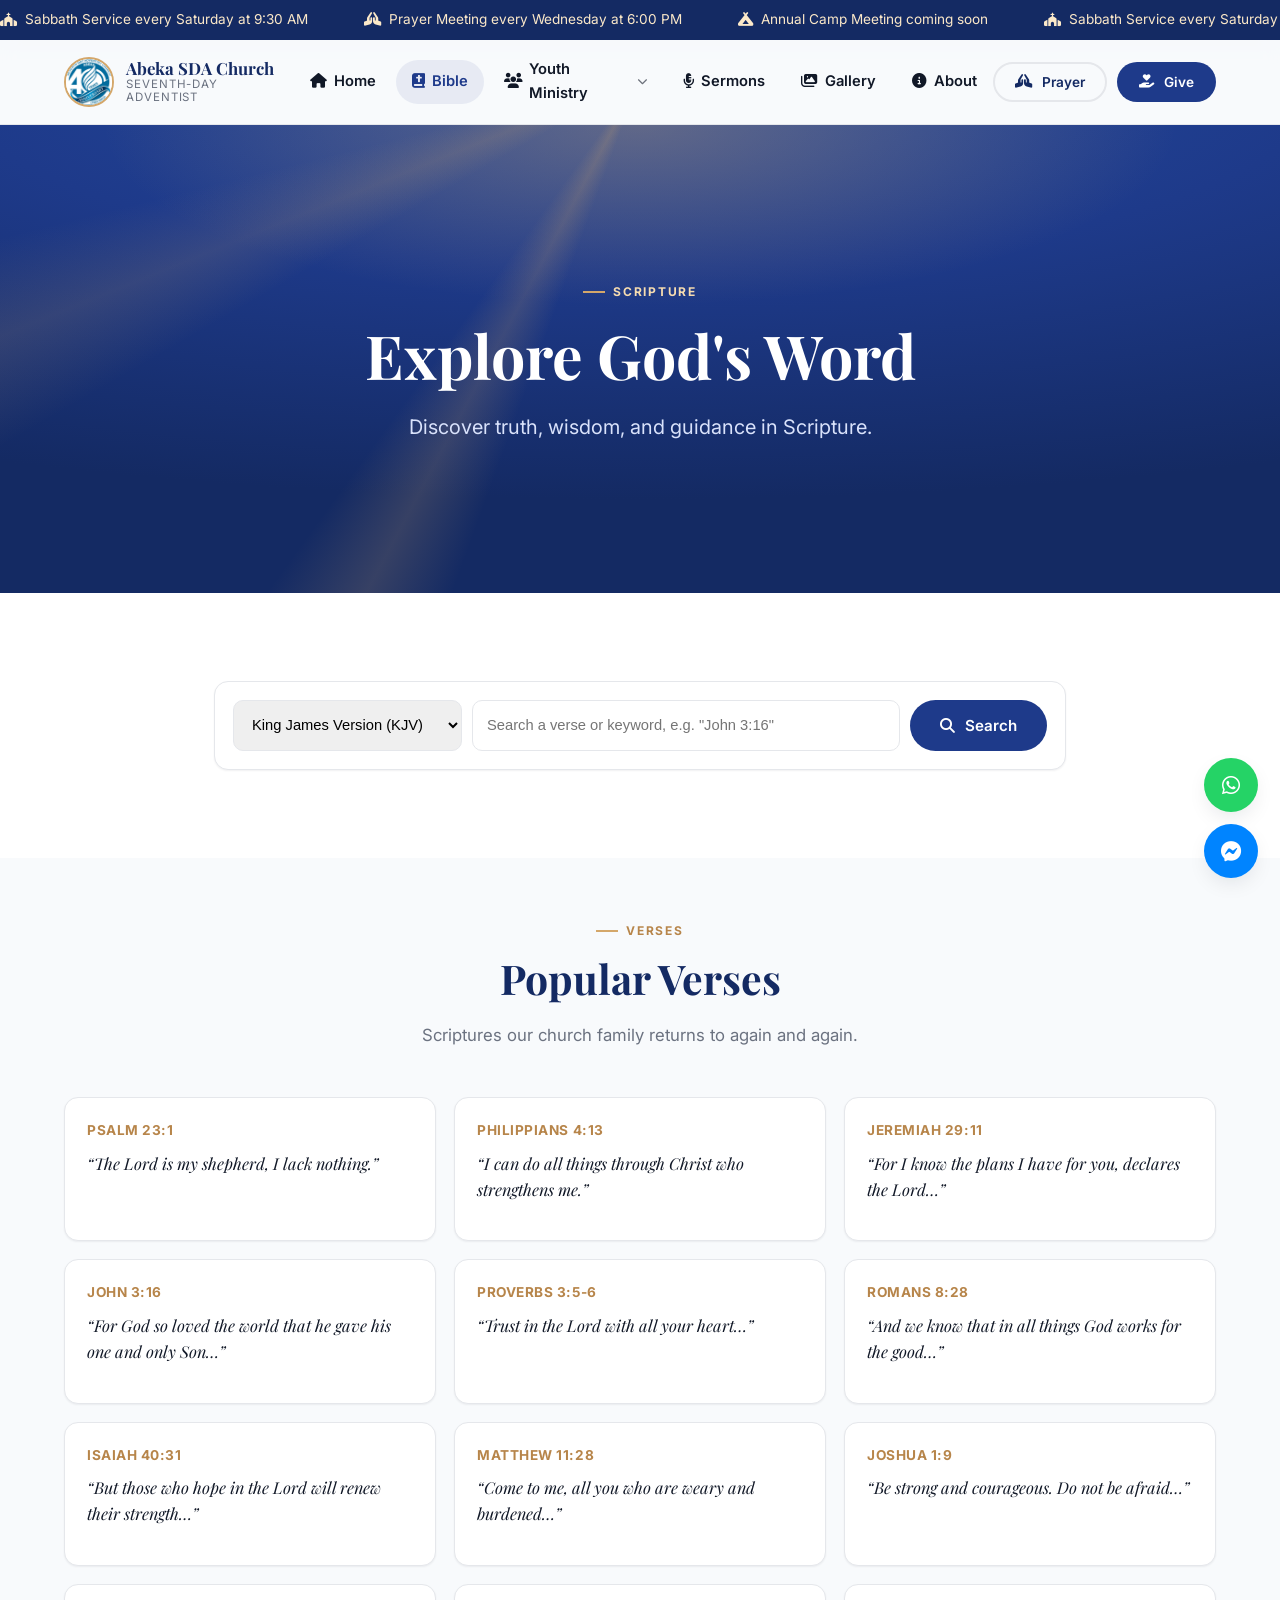
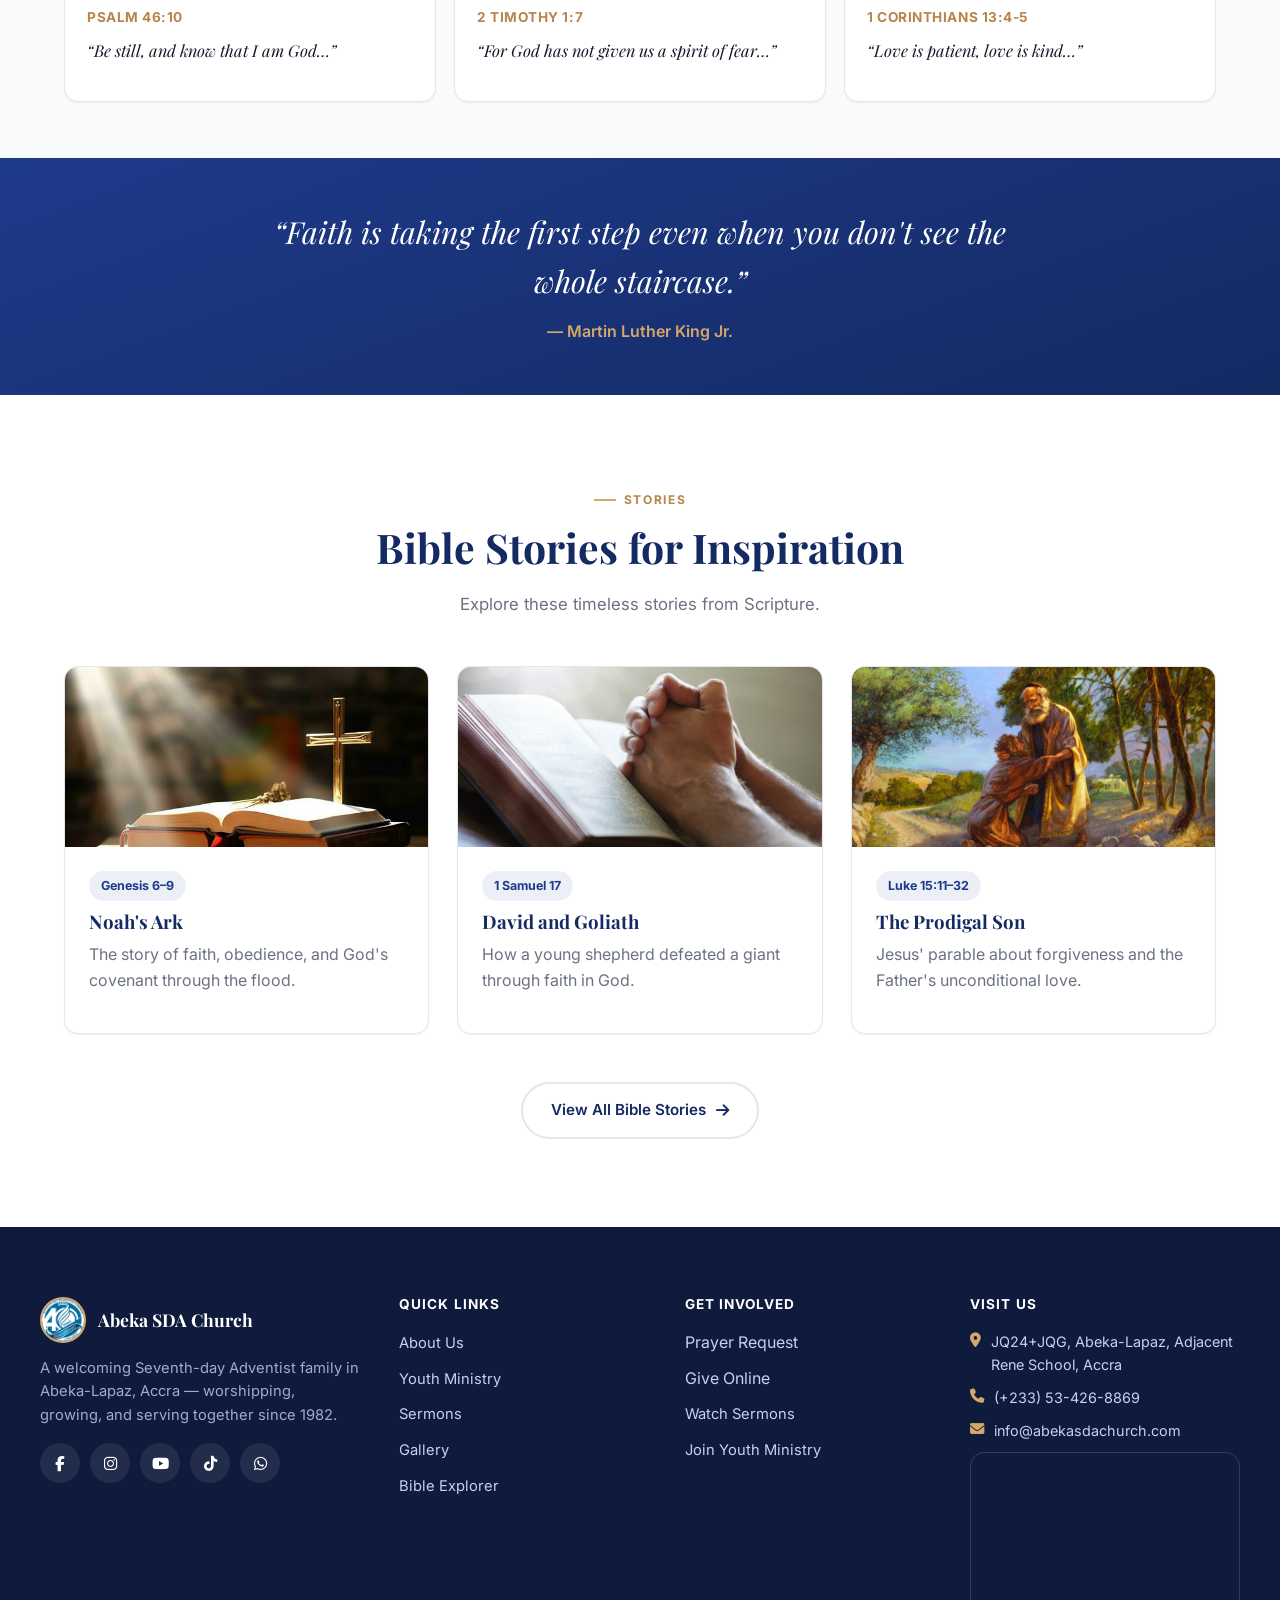
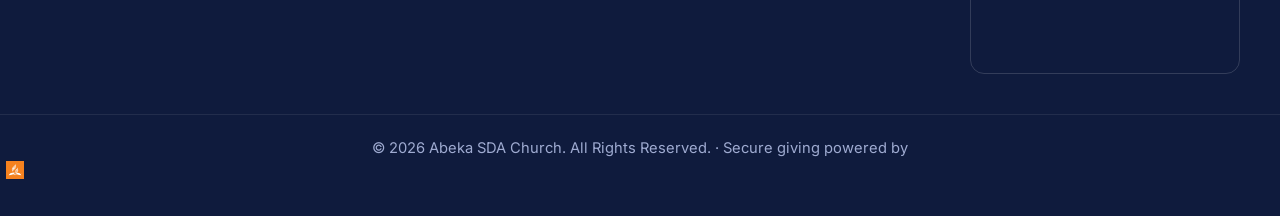
<file: bible.html>
<!DOCTYPE html>
<html lang="en">
<head>
<meta charset="UTF-8">
<meta name="viewport" content="width=device-width, initial-scale=1.0">
<title>Bible Explorer — Abeka SDA Church</title>
<meta name="description" content="Search Scripture, read popular verses, and explore timeless Bible stories with Abeka SDA Church.">
<meta property="og:title" content="Bible Explorer — Abeka SDA Church">
<meta property="og:description" content="Search Scripture, read popular verses, and explore timeless Bible stories with Abeka SDA Church.">
<meta property="og:type" content="website">
<meta property="og:image" content="assets/img/abeka.jpg">
<link rel="icon" type="image/jpeg" href="assets/img/abeka.jpg">
<link rel="preconnect" href="https://fonts.googleapis.com">
<link href="https://fonts.googleapis.com/css2?family=Playfair+Display:wght@600;700;800&family=Inter:wght@400;500;600;700;800&display=swap" rel="stylesheet">
<link rel="stylesheet" href="https://cdnjs.cloudflare.com/ajax/libs/font-awesome/6.4.0/css/all.min.css">
<link rel="stylesheet" href="assets/css/style.css">

</head>
<body>
<a href="#main" class="skip-link">Skip to main content</a>
<div class="announce-bar" role="note" aria-label="Announcements">
  <div class="marquee-track">
    <span><i class="fas fa-church"></i> Sabbath Service every Saturday at 9:30 AM</span>
    <span><i class="fas fa-hands-praying"></i> Prayer Meeting every Wednesday at 6:00 PM</span>
    <span><i class="fas fa-campground"></i> Annual Camp Meeting coming soon</span>
    <span><i class="fas fa-church"></i> Sabbath Service every Saturday at 9:30 AM</span>
    <span><i class="fas fa-hands-praying"></i> Prayer Meeting every Wednesday at 6:00 PM</span>
    <span><i class="fas fa-campground"></i> Annual Camp Meeting coming soon</span>
  </div>
</div>
<header class="site-header">
  <nav class="navbar" aria-label="Primary">
    <a href="index.html" class="brand">
      <img src="assets/img/abeka.jpg" alt="Abeka SDA Church logo">
      <span class="brand-text"><strong>Abeka SDA Church</strong><span>Seventh-day Adventist</span></span>
    </a>
    <ul class="nav-links">
      <li><a href="index.html" class="">
    <i class="fas fa-home"></i><span class="nav-text">Home</span>
  </a></li>
<li><a href="bible.html" class="active">
    <i class="fas fa-bible"></i><span class="nav-text">Bible</span>
  </a></li>
<li class="dropdown">
  <a href="ay.html" class="" aria-haspopup="true">
    <i class="fas fa-users"></i><span class="nav-text">Youth Ministry</span>
    <i class="fas fa-chevron-down" style="font-size:.65rem;opacity:.6"></i>
  </a>
  <div class="dropdown-content">
    <a href="ay.html">Youth Ministry Overview</a>
<a href="adventurers.html">Adventurers (4-9)</a>
<a href="pathfinders.html">Pathfinders (10-15)</a>
<a href="senior.html">Senior Youth (16+)</a>
  </div>
</li>
<li><a href="event.html" class="">
    <i class="fas fa-microphone-alt"></i><span class="nav-text">Sermons</span>
  </a></li>
<li><a href="gallery.html" class="">
    <i class="fas fa-images"></i><span class="nav-text">Gallery</span>
  </a></li>
<li><a href="about.html" class="">
    <i class="fas fa-info-circle"></i><span class="nav-text">About</span>
  </a></li>
    </ul>
    <div class="nav-cta">
      <button class="btn btn-ghost btn-sm" data-open-modal="prayerModal"><i class="fas fa-praying-hands"></i> Prayer</button>
      <button class="btn btn-dark btn-sm" data-open-modal="donationModal"><i class="fas fa-hand-holding-heart"></i> Give</button>
    </div>
    <button class="nav-toggle" aria-label="Toggle menu" aria-expanded="false"><span></span></button>
  </nav>
</header>

<main id="main">
<section class="hero hero--page">
  <div class="hero-rays"></div>
  <div class="hero-content">
    <span class="eyebrow">Scripture</span>
    <h1>Explore God's Word</h1>
    <p class="lede">Discover truth, wisdom, and guidance in Scripture.</p>
  </div>
</section>

<section class="section section--surface">
  <div class="container reveal" style="max-width:900px;">
    <div class="verse-search">
      <select aria-label="Bible version">
        <option>King James Version (KJV)</option>
        <option>Bible in Basic English (BBE)</option>
        <option>World English Bible (WEB)</option>
        <option>Open English Bible (OEB)</option>
        <option>American Standard Version (ASV)</option>
      </select>
      <input type="search" placeholder="Search a verse or keyword, e.g. &quot;John 3:16&quot;" aria-label="Search verses">
      <button class="btn btn-dark"><i class="fas fa-search"></i> Search</button>
    </div>
  </div>
</section>

<section class="section section--tight">
  <div class="section-head reveal">
    <span class="eyebrow" style="justify-content:center;">Verses</span>
    <h2>Popular Verses</h2>
    <p>Scriptures our church family returns to again and again.</p>
  </div>
  <div class="container pop-verse-grid reveal">
    <div class="card pop-verse-card">
      <div class="ref">Psalm 23:1</div>
      <p>&ldquo;The Lord is my shepherd, I lack nothing.&rdquo;</p>
    </div><div class="card pop-verse-card">
      <div class="ref">Philippians 4:13</div>
      <p>&ldquo;I can do all things through Christ who strengthens me.&rdquo;</p>
    </div><div class="card pop-verse-card">
      <div class="ref">Jeremiah 29:11</div>
      <p>&ldquo;For I know the plans I have for you, declares the Lord…&rdquo;</p>
    </div><div class="card pop-verse-card">
      <div class="ref">John 3:16</div>
      <p>&ldquo;For God so loved the world that he gave his one and only Son…&rdquo;</p>
    </div><div class="card pop-verse-card">
      <div class="ref">Proverbs 3:5-6</div>
      <p>&ldquo;Trust in the Lord with all your heart…&rdquo;</p>
    </div><div class="card pop-verse-card">
      <div class="ref">Romans 8:28</div>
      <p>&ldquo;And we know that in all things God works for the good…&rdquo;</p>
    </div><div class="card pop-verse-card">
      <div class="ref">Isaiah 40:31</div>
      <p>&ldquo;But those who hope in the Lord will renew their strength…&rdquo;</p>
    </div><div class="card pop-verse-card">
      <div class="ref">Matthew 11:28</div>
      <p>&ldquo;Come to me, all you who are weary and burdened…&rdquo;</p>
    </div><div class="card pop-verse-card">
      <div class="ref">Joshua 1:9</div>
      <p>&ldquo;Be strong and courageous. Do not be afraid…&rdquo;</p>
    </div><div class="card pop-verse-card">
      <div class="ref">Psalm 46:10</div>
      <p>&ldquo;Be still, and know that I am God…&rdquo;</p>
    </div><div class="card pop-verse-card">
      <div class="ref">2 Timothy 1:7</div>
      <p>&ldquo;For God has not given us a spirit of fear…&rdquo;</p>
    </div><div class="card pop-verse-card">
      <div class="ref">1 Corinthians 13:4-5</div>
      <p>&ldquo;Love is patient, love is kind…&rdquo;</p>
    </div>
  </div>
</section>

<section class="section quote-banner section--primary">
  <p>&ldquo;Faith is taking the first step even when you don't see the whole staircase.&rdquo;</p>
  <span>&mdash; Martin Luther King Jr.</span>
</section>

<section class="section section--surface">
  <div class="section-head reveal">
    <span class="eyebrow" style="justify-content:center;">Stories</span>
    <h2>Bible Stories for Inspiration</h2>
    <p>Explore these timeless stories from Scripture.</p>
  </div>
  <div class="container grid grid-3 reveal">
    <article class="card story-card">
      <div class="card-media"><img src="assets/img/royals/bbl.jpeg" alt="Noah's Ark" loading="lazy"></div>
      <div class="card-body">
        <span class="badge">Genesis 6–9</span>
        <h3 style="margin-top:10px;">Noah's Ark</h3>
        <p style="color:var(--muted);">The story of faith, obedience, and God's covenant through the flood.</p>
      </div>
    </article><article class="card story-card">
      <div class="card-media"><img src="assets/img/royals/bbbl.jpg" alt="David and Goliath" loading="lazy"></div>
      <div class="card-body">
        <span class="badge">1 Samuel 17</span>
        <h3 style="margin-top:10px;">David and Goliath</h3>
        <p style="color:var(--muted);">How a young shepherd defeated a giant through faith in God.</p>
      </div>
    </article><article class="card story-card">
      <div class="card-media"><img src="assets/img/royals/prodigal.jpg" alt="The Prodigal Son" loading="lazy"></div>
      <div class="card-body">
        <span class="badge">Luke 15:11–32</span>
        <h3 style="margin-top:10px;">The Prodigal Son</h3>
        <p style="color:var(--muted);">Jesus' parable about forgiveness and the Father's unconditional love.</p>
      </div>
    </article>
  </div>
  <div class="container text-center mt-lg">
    <a href="#" class="btn btn-ghost">View All Bible Stories <i class="fas fa-arrow-right"></i></a>
  </div>
</section>
</main>
<div class="floating-chat">
  <a href="https://wa.me/233534268869" target="_blank" rel="noopener" class="whatsapp" aria-label="Chat on WhatsApp"><i class="fab fa-whatsapp"></i></a>
  <a href="https://www.facebook.com/theabekasdachurch" target="_blank" rel="noopener" class="messenger" aria-label="Message us on Facebook"><i class="fab fa-facebook-messenger"></i></a>
</div>
<div id="prayerModal" class="modal-overlay">
  <div class="modal-box">
    <button class="modal-close" data-close-modal aria-label="Close">&times;</button>
    <h2><i class="fas fa-praying-hands"></i> Prayer Request</h2>
    <p style="color:var(--muted);font-size:.92rem;margin-bottom:16px;">Share what's on your heart. Our prayer team keeps every request confidential.</p>
    <iframe title="Prayer request form" src="https://docs.google.com/forms/d/e/1FAIpQLSeb1RpJYBGLV7XDMu33oly7lWFSHIR5muvQrNGHHYIy12WM4g/viewform?embedded=true"></iframe>
  </div>
</div>
<div id="donationModal" class="modal-overlay">
  <div class="modal-box">
    <button class="modal-close" data-close-modal aria-label="Close">&times;</button>
    <h2><i class="fas fa-hand-holding-heart"></i> Give Your Offering</h2>
    <div class="payment-option">
      <h3 style="margin-bottom:8px;">PayPal</h3>
      <form action="https://www.paypal.com/donate" method="post" target="_blank">
        <input type="hidden" name="business" value="YOUR_PAYPAL_EMAIL@example.com">
        <input type="hidden" name="item_name" value="Abeka SDA Church Offering">
        <input type="hidden" name="currency_code" value="USD">
        <div class="amount-options">
          <button type="button" class="amount-btn" data-amount="10">$10</button>
          <button type="button" class="amount-btn" data-amount="20">$20</button>
          <button type="button" class="amount-btn" data-amount="50">$50</button>
          <input type="number" name="amount" min="1" placeholder="Other amount">
        </div>
        <button type="submit" class="btn btn-primary btn-block"><i class="fab fa-paypal"></i> Give via PayPal</button>
      </form>
    </div>
    <div class="payment-option">
      <h3 style="margin-bottom:6px;">Credit / Debit Card</h3>
      <p style="color:var(--muted);font-size:.9rem;">Direct card payments are coming soon. For now, please use PayPal or give in person.</p>
    </div>
    <p class="giving-footer" style="text-align:center;color:var(--muted);font-size:.82rem;padding-top:10px;border-top:1px solid var(--border);">
      Secure online giving powered by <img src="assets/img/royals/egiving.png" alt="eGiving" style="height:16px;vertical-align:middle;">
    </p>
  </div>
</div>
<div id="confirmationModal" class="modal-overlay">
  <div class="modal-box" style="text-align:center;">
    <button class="modal-close" data-close-modal aria-label="Close">&times;</button>
    <div class="confirm-icon"><i class="fas fa-check-circle"></i></div>
    <h2 style="justify-content:center;">Thank You!</h2>
    <p style="color:var(--muted);">Your request has been submitted. We'll be in touch soon.</p>
    <button class="btn btn-dark" data-close-modal style="margin-top:10px;">Close</button>
  </div>
</div>
<footer class="site-footer">
  <div class="container footer-grid">
    <div>
      <div class="footer-brand">
        <img src="assets/img/abeka.jpg" alt="Abeka SDA Church logo">
        <strong>Abeka SDA Church</strong>
      </div>
      <p>A welcoming Seventh-day Adventist family in Abeka-Lapaz, Accra &mdash; worshipping, growing, and serving together since 1982.</p>
      <div class="social-row">
        <a href="https://www.facebook.com/theabekasdachurch" target="_blank" rel="noopener" aria-label="Facebook"><i class="fab fa-facebook-f"></i></a>
        <a href="https://www.instagram.com/royalpfclub" target="_blank" rel="noopener" aria-label="Instagram"><i class="fab fa-instagram"></i></a>
        <a href="https://www.youtube.com/royalspfclub" target="_blank" rel="noopener" aria-label="YouTube"><i class="fab fa-youtube"></i></a>
        <a href="https://www.tiktok.com/@abeka_sda_church" target="_blank" rel="noopener" aria-label="TikTok"><i class="fab fa-tiktok"></i></a>
        <a href="https://wa.me/233534268869" target="_blank" rel="noopener" aria-label="WhatsApp"><i class="fab fa-whatsapp"></i></a>
      </div>
    </div>
    <div>
      <h3>Quick Links</h3>
      <ul>
        <li><a href="about.html">About Us</a></li>
        <li><a href="ay.html">Youth Ministry</a></li>
        <li><a href="event.html">Sermons</a></li>
        <li><a href="gallery.html">Gallery</a></li>
        <li><a href="bible.html">Bible Explorer</a></li>
      </ul>
    </div>
    <div>
      <h3>Get Involved</h3>
      <ul>
        <li><button class="btn-link" data-open-modal="prayerModal" style="background:none;border:none;color:#c7d1ee;padding:0;font:inherit;cursor:pointer;">Prayer Request</button></li>
        <li><button class="btn-link" data-open-modal="donationModal" style="background:none;border:none;color:#c7d1ee;padding:0;font:inherit;cursor:pointer;">Give Online</button></li>
        <li><a href="event.html">Watch Sermons</a></li>
        <li><a href="ay.html">Join Youth Ministry</a></li>
      </ul>
    </div>
    <div>
      <h3>Visit Us</h3>
      <ul class="footer-contact">
        <li><i class="fas fa-map-marker-alt"></i> JQ24+JQG, Abeka-Lapaz, Adjacent Rene School, Accra</li>
        <li><i class="fas fa-phone"></i> (+233) 53-426-8869</li>
        <li><i class="fas fa-envelope"></i> info@abekasdachurch.com</li>
      </ul>
      <div class="map-card">
        <iframe title="Abeka SDA Church map" src="https://www.google.com/maps/embed?pb=!1m18!1m12!1m3!1d3970.7658440588652!2d-0.24522355677653027!3d5.60156989600896!2m3!1f0!2f0!3f0!3m2!1i1024!2i768!4f13.1!3m3!1m2!1s0xfdf998ca7bfb8bb%3A0x5a2562a371bc9fac!2sAbeka%20SDA%20Church!5e0!3m2!1sen!2sgh!4v1754309034451!5m2!1sen!2sgh" loading="lazy" referrerpolicy="no-referrer-when-downgrade" allowfullscreen></iframe>
      </div>
    </div>
  </div>
  <div class="footer-bottom">
    <p>&copy; <span data-year></span> Abeka SDA Church. All Rights Reserved. &middot; Secure giving powered by <img src="assets/img/royals/egiving.png" alt="eGiving"></p>
  </div>
</footer>
<script src="assets/js/main.js"></script>
</body>
</html>
</file>
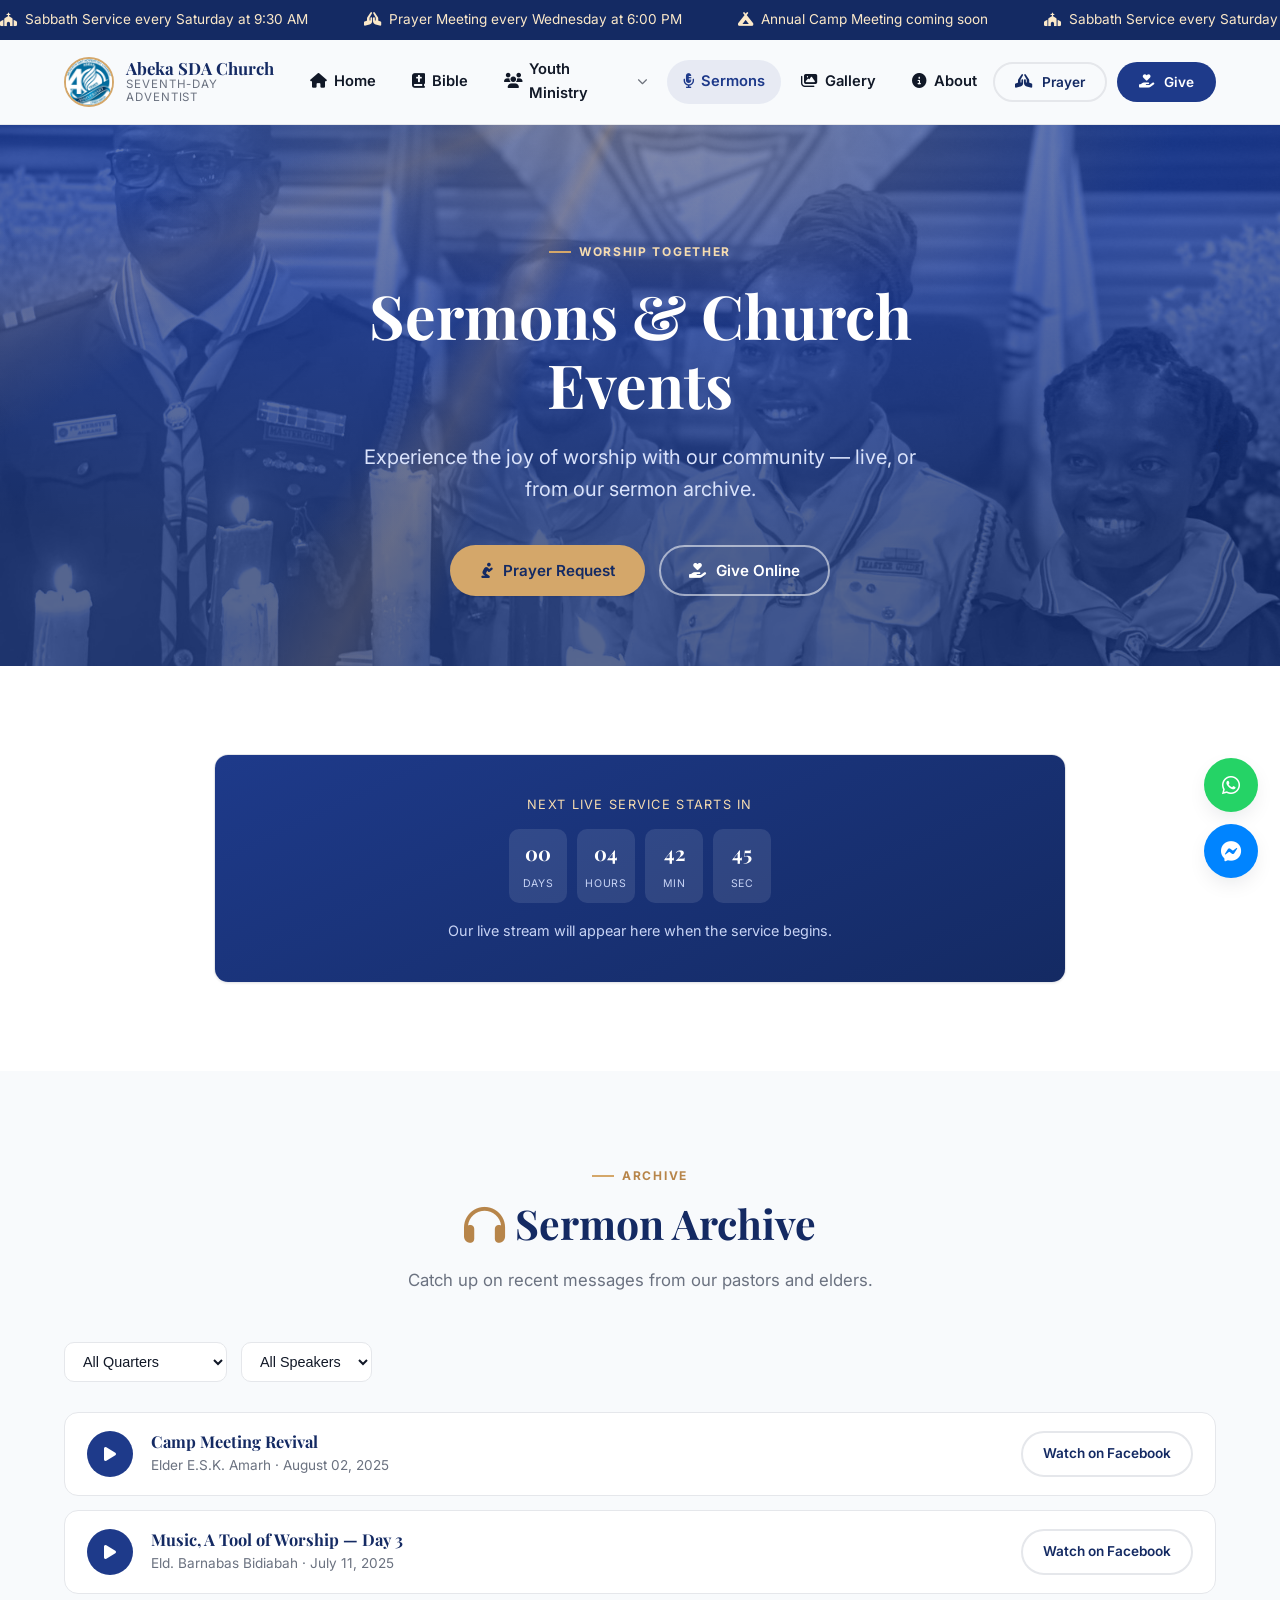
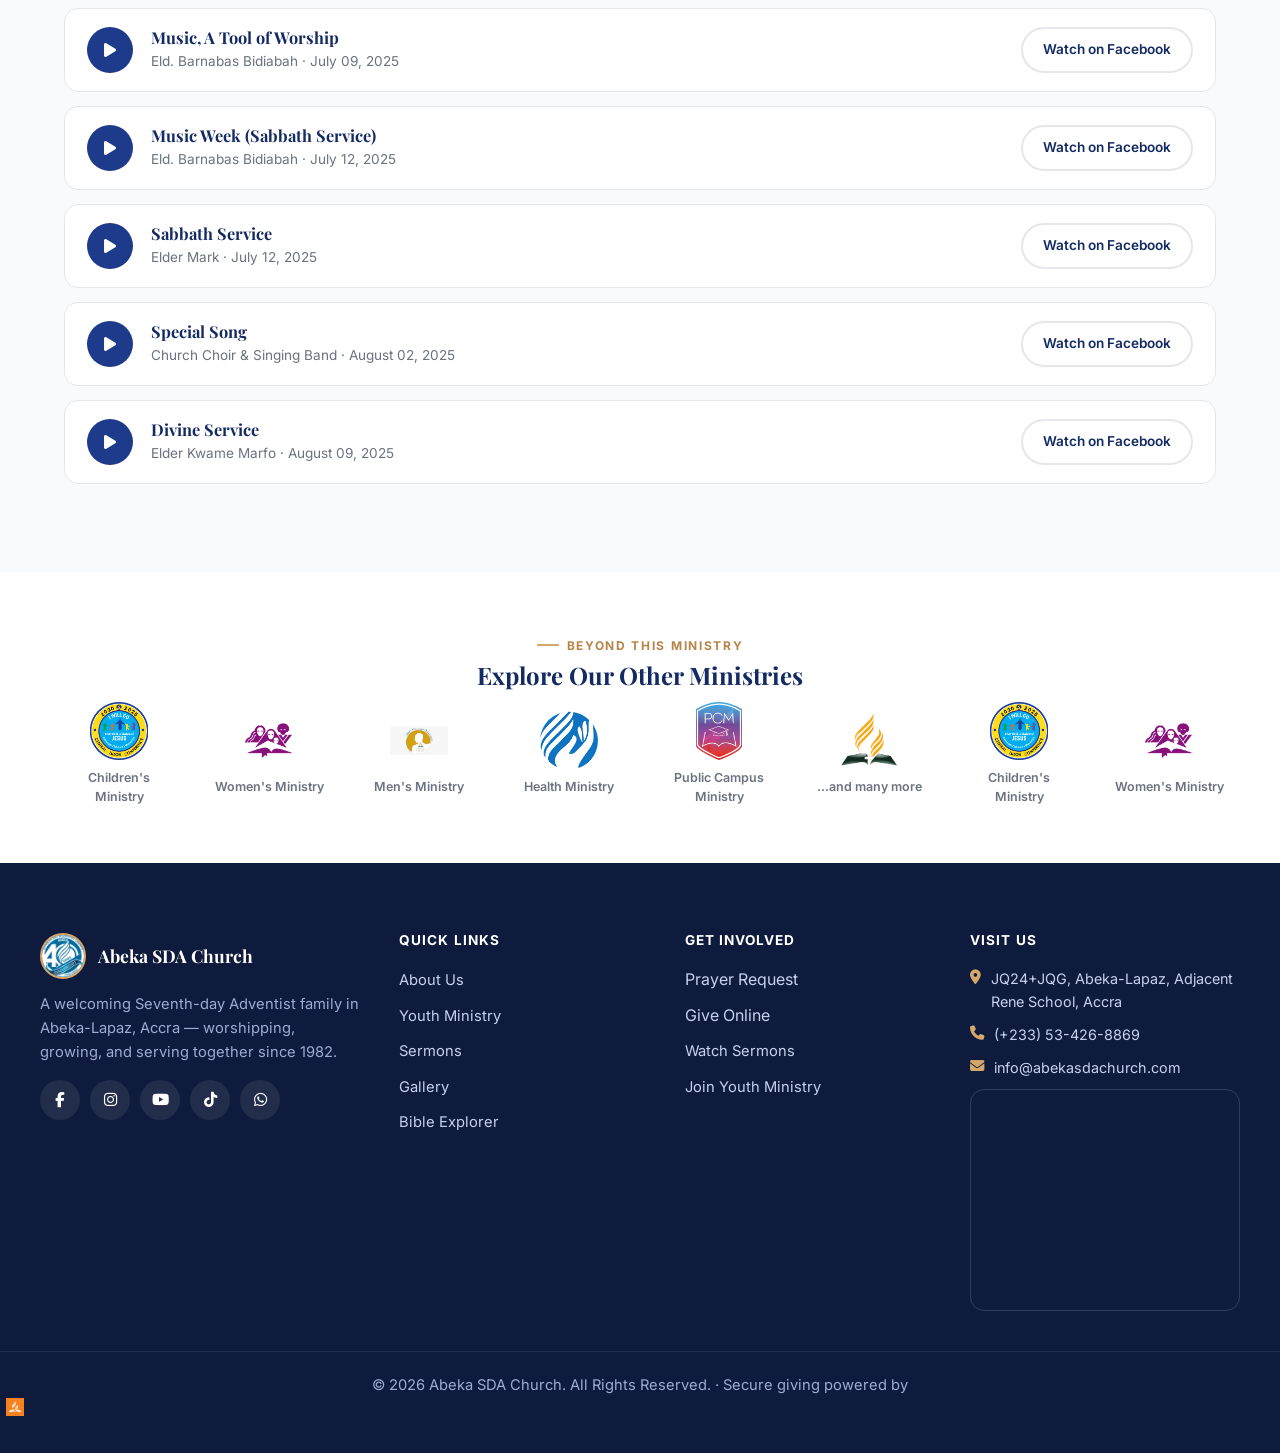
<file: event.html>
<!DOCTYPE html>
<html lang="en">
<head>
<meta charset="UTF-8">
<meta name="viewport" content="width=device-width, initial-scale=1.0">
<title>Sermons & Events — Abeka SDA Church</title>
<meta name="description" content="Watch recent sermons and join upcoming events at Abeka SDA Church. Live stream, sermon archive, and worship gatherings.">
<meta property="og:title" content="Sermons & Events — Abeka SDA Church">
<meta property="og:description" content="Watch recent sermons and join upcoming events at Abeka SDA Church. Live stream, sermon archive, and worship gatherings.">
<meta property="og:type" content="website">
<meta property="og:image" content="assets/img/abeka.jpg">
<link rel="icon" type="image/jpeg" href="assets/img/abeka.jpg">
<link rel="preconnect" href="https://fonts.googleapis.com">
<link href="https://fonts.googleapis.com/css2?family=Playfair+Display:wght@600;700;800&family=Inter:wght@400;500;600;700;800&display=swap" rel="stylesheet">
<link rel="stylesheet" href="https://cdnjs.cloudflare.com/ajax/libs/font-awesome/6.4.0/css/all.min.css">
<link rel="stylesheet" href="assets/css/style.css">

</head>
<body>
<a href="#main" class="skip-link">Skip to main content</a>
<div class="announce-bar" role="note" aria-label="Announcements">
  <div class="marquee-track">
    <span><i class="fas fa-church"></i> Sabbath Service every Saturday at 9:30 AM</span>
    <span><i class="fas fa-hands-praying"></i> Prayer Meeting every Wednesday at 6:00 PM</span>
    <span><i class="fas fa-campground"></i> Annual Camp Meeting coming soon</span>
    <span><i class="fas fa-church"></i> Sabbath Service every Saturday at 9:30 AM</span>
    <span><i class="fas fa-hands-praying"></i> Prayer Meeting every Wednesday at 6:00 PM</span>
    <span><i class="fas fa-campground"></i> Annual Camp Meeting coming soon</span>
  </div>
</div>
<header class="site-header">
  <nav class="navbar" aria-label="Primary">
    <a href="index.html" class="brand">
      <img src="assets/img/abeka.jpg" alt="Abeka SDA Church logo">
      <span class="brand-text"><strong>Abeka SDA Church</strong><span>Seventh-day Adventist</span></span>
    </a>
    <ul class="nav-links">
      <li><a href="index.html" class="">
    <i class="fas fa-home"></i><span class="nav-text">Home</span>
  </a></li>
<li><a href="bible.html" class="">
    <i class="fas fa-bible"></i><span class="nav-text">Bible</span>
  </a></li>
<li class="dropdown">
  <a href="ay.html" class="" aria-haspopup="true">
    <i class="fas fa-users"></i><span class="nav-text">Youth Ministry</span>
    <i class="fas fa-chevron-down" style="font-size:.65rem;opacity:.6"></i>
  </a>
  <div class="dropdown-content">
    <a href="ay.html">Youth Ministry Overview</a>
<a href="adventurers.html">Adventurers (4-9)</a>
<a href="pathfinders.html">Pathfinders (10-15)</a>
<a href="senior.html">Senior Youth (16+)</a>
  </div>
</li>
<li><a href="event.html" class="active">
    <i class="fas fa-microphone-alt"></i><span class="nav-text">Sermons</span>
  </a></li>
<li><a href="gallery.html" class="">
    <i class="fas fa-images"></i><span class="nav-text">Gallery</span>
  </a></li>
<li><a href="about.html" class="">
    <i class="fas fa-info-circle"></i><span class="nav-text">About</span>
  </a></li>
    </ul>
    <div class="nav-cta">
      <button class="btn btn-ghost btn-sm" data-open-modal="prayerModal"><i class="fas fa-praying-hands"></i> Prayer</button>
      <button class="btn btn-dark btn-sm" data-open-modal="donationModal"><i class="fas fa-hand-holding-heart"></i> Give</button>
    </div>
    <button class="nav-toggle" aria-label="Toggle menu" aria-expanded="false"><span></span></button>
  </nav>
</header>

<main id="main">
<section class="hero hero--page">
  <div class="hero-photo" style="background-image:url('assets/img/royals/worship.jpg');"></div>
  <div class="hero-rays"></div>
  <div class="hero-content">
    <span class="eyebrow">Worship Together</span>
    <h1>Sermons &amp; Church Events</h1>
    <p class="lede">Experience the joy of worship with our community &mdash; live, or from our sermon archive.</p>
    <div class="hero-actions">
      <button class="btn btn-primary" data-open-modal="prayerModal"><i class="fas fa-pray"></i> Prayer Request</button>
      <button class="btn btn-outline" data-open-modal="donationModal"><i class="fas fa-hand-holding-heart"></i> Give Online</button>
    </div>
  </div>
</section>

<section class="section section--surface">
  <div class="container reveal" style="max-width:900px;">
    <div class="card" style="padding:0;overflow:hidden;">
      <div style="background:linear-gradient(155deg,var(--primary),var(--primary-dark));color:#fff;padding:40px;text-align:center;">
        <p style="text-transform:uppercase;letter-spacing:.1em;font-size:.8rem;color:#f6dcb0;margin-bottom:14px;">Next Live Service Starts In</p>
        <div class="countdown-units" style="justify-content:center;" id="countdown-timer">
          <div class="unit" style="background:rgba(255,255,255,0.1);"><strong id="cd-days" style="color:#fff;">00</strong><small style="color:#c7d3f5;">Days</small></div>
          <div class="unit" style="background:rgba(255,255,255,0.1);"><strong id="cd-hours" style="color:#fff;">00</strong><small style="color:#c7d3f5;">Hours</small></div>
          <div class="unit" style="background:rgba(255,255,255,0.1);"><strong id="cd-minutes" style="color:#fff;">00</strong><small style="color:#c7d3f5;">Min</small></div>
          <div class="unit" style="background:rgba(255,255,255,0.1);"><strong id="cd-seconds" style="color:#fff;">00</strong><small style="color:#c7d3f5;">Sec</small></div>
        </div>
        <p style="color:#c7d3f5;margin-top:16px;margin-bottom:0;font-size:.9rem;">Our live stream will appear here when the service begins.</p>
      </div>
    </div>
  </div>
</section>

<section class="section">
  <div class="section-head reveal">
    <span class="eyebrow" style="justify-content:center;">Archive</span>
    <h2><i class="fas fa-headphones" style="color:var(--accent-dark);"></i> Sermon Archive</h2>
    <p>Catch up on recent messages from our pastors and elders.</p>
  </div>
  <div class="container reveal">
    <div class="sermon-filters">
      <select id="filter-quarter" aria-label="Filter by quarter">
        <option value="all">All Quarters</option>
        <option value="3">3rd Quarter 2025</option>
        <option value="1">1st Quarter 2025</option>
        <option value="2">2nd Quarter 2025</option>
        <option value="4">4th Quarter 2025</option>
      </select>
      <select id="filter-speaker" aria-label="Filter by speaker">
        <option value="all">All Speakers</option>
        <option value="elder">Elders</option>
        <option value="pastor">Pastors</option>
      </select>
    </div>
    <div class="sermon-list">
      <div class="sermon-item" data-quarter="3" data-speaker-type="elder">
      <div class="sermon-play"><i class="fas fa-play"></i></div>
      <div class="sermon-info">
        <h3>Camp Meeting Revival</h3>
        <div class="meta">Elder E.S.K. Amarh &middot; August 02, 2025</div>
      </div>
      <a href="https://www.facebook.com/theabekasdachurch" target="_blank" rel="noopener" class="btn btn-ghost btn-sm">Watch on Facebook</a>
    </div><div class="sermon-item" data-quarter="3" data-speaker-type="elder">
      <div class="sermon-play"><i class="fas fa-play"></i></div>
      <div class="sermon-info">
        <h3>Music, A Tool of Worship &mdash; Day 3</h3>
        <div class="meta">Eld. Barnabas Bidiabah &middot; July 11, 2025</div>
      </div>
      <a href="https://www.facebook.com/theabekasdachurch" target="_blank" rel="noopener" class="btn btn-ghost btn-sm">Watch on Facebook</a>
    </div><div class="sermon-item" data-quarter="3" data-speaker-type="elder">
      <div class="sermon-play"><i class="fas fa-play"></i></div>
      <div class="sermon-info">
        <h3>Music, A Tool of Worship</h3>
        <div class="meta">Eld. Barnabas Bidiabah &middot; July 09, 2025</div>
      </div>
      <a href="https://www.facebook.com/theabekasdachurch" target="_blank" rel="noopener" class="btn btn-ghost btn-sm">Watch on Facebook</a>
    </div><div class="sermon-item" data-quarter="3" data-speaker-type="elder">
      <div class="sermon-play"><i class="fas fa-play"></i></div>
      <div class="sermon-info">
        <h3>Music Week (Sabbath Service)</h3>
        <div class="meta">Eld. Barnabas Bidiabah &middot; July 12, 2025</div>
      </div>
      <a href="https://www.facebook.com/theabekasdachurch" target="_blank" rel="noopener" class="btn btn-ghost btn-sm">Watch on Facebook</a>
    </div><div class="sermon-item" data-quarter="3" data-speaker-type="elder">
      <div class="sermon-play"><i class="fas fa-play"></i></div>
      <div class="sermon-info">
        <h3>Sabbath Service</h3>
        <div class="meta">Elder Mark &middot; July 12, 2025</div>
      </div>
      <a href="https://www.facebook.com/theabekasdachurch" target="_blank" rel="noopener" class="btn btn-ghost btn-sm">Watch on Facebook</a>
    </div><div class="sermon-item" data-quarter="3" data-speaker-type="elder">
      <div class="sermon-play"><i class="fas fa-play"></i></div>
      <div class="sermon-info">
        <h3>Special Song</h3>
        <div class="meta">Church Choir &amp; Singing Band &middot; August 02, 2025</div>
      </div>
      <a href="https://www.facebook.com/theabekasdachurch" target="_blank" rel="noopener" class="btn btn-ghost btn-sm">Watch on Facebook</a>
    </div><div class="sermon-item" data-quarter="3" data-speaker-type="elder">
      <div class="sermon-play"><i class="fas fa-play"></i></div>
      <div class="sermon-info">
        <h3>Divine Service</h3>
        <div class="meta">Elder Kwame Marfo &middot; August 09, 2025</div>
      </div>
      <a href="https://www.facebook.com/theabekasdachurch" target="_blank" rel="noopener" class="btn btn-ghost btn-sm">Watch on Facebook</a>
    </div>
    </div>
  </div>
</section>
<section class="section section--tight section--surface">
  <div class="container text-center">
    <span class="eyebrow" style="justify-content:center;">Beyond this ministry</span>
    <h2 style="margin-top:.3em;">Explore Our Other Ministries</h2>
  </div>
  <div class="scroll-strip container">
    <div class="scroll-strip-track">
      <div class="mini-ministry"><img src="assets/img/royals/children.png" alt="Children's Ministry icon" loading="lazy"><span>Children's Ministry</span></div><div class="mini-ministry"><img src="assets/img/royals/AWM.png" alt="Women's Ministry icon" loading="lazy"><span>Women's Ministry</span></div><div class="mini-ministry"><img src="assets/img/royals/aym.png" alt="Men's Ministry icon" loading="lazy"><span>Men's Ministry</span></div><div class="mini-ministry"><img src="assets/img/royals/health.png" alt="Health Ministry icon" loading="lazy"><span>Health Ministry</span></div><div class="mini-ministry"><img src="assets/img/royals/PCM_1i1.jpg" alt="Public Campus Ministry icon" loading="lazy"><span>Public Campus Ministry</span></div><div class="mini-ministry"><img src="assets/img/royals/adventist_logo.png" alt="...and many more icon" loading="lazy"><span>...and many more</span></div>
      <div class="mini-ministry"><img src="assets/img/royals/children.png" alt="Children's Ministry icon" loading="lazy"><span>Children's Ministry</span></div><div class="mini-ministry"><img src="assets/img/royals/AWM.png" alt="Women's Ministry icon" loading="lazy"><span>Women's Ministry</span></div><div class="mini-ministry"><img src="assets/img/royals/aym.png" alt="Men's Ministry icon" loading="lazy"><span>Men's Ministry</span></div><div class="mini-ministry"><img src="assets/img/royals/health.png" alt="Health Ministry icon" loading="lazy"><span>Health Ministry</span></div><div class="mini-ministry"><img src="assets/img/royals/PCM_1i1.jpg" alt="Public Campus Ministry icon" loading="lazy"><span>Public Campus Ministry</span></div><div class="mini-ministry"><img src="assets/img/royals/adventist_logo.png" alt="...and many more icon" loading="lazy"><span>...and many more</span></div>
    </div>
  </div>
</section>
</main><div class="floating-chat">
  <a href="https://wa.me/233534268869" target="_blank" rel="noopener" class="whatsapp" aria-label="Chat on WhatsApp"><i class="fab fa-whatsapp"></i></a>
  <a href="https://www.facebook.com/theabekasdachurch" target="_blank" rel="noopener" class="messenger" aria-label="Message us on Facebook"><i class="fab fa-facebook-messenger"></i></a>
</div>
<div id="prayerModal" class="modal-overlay">
  <div class="modal-box">
    <button class="modal-close" data-close-modal aria-label="Close">&times;</button>
    <h2><i class="fas fa-praying-hands"></i> Prayer Request</h2>
    <p style="color:var(--muted);font-size:.92rem;margin-bottom:16px;">Share what's on your heart. Our prayer team keeps every request confidential.</p>
    <iframe title="Prayer request form" src="https://docs.google.com/forms/d/e/1FAIpQLSeb1RpJYBGLV7XDMu33oly7lWFSHIR5muvQrNGHHYIy12WM4g/viewform?embedded=true"></iframe>
  </div>
</div>
<div id="donationModal" class="modal-overlay">
  <div class="modal-box">
    <button class="modal-close" data-close-modal aria-label="Close">&times;</button>
    <h2><i class="fas fa-hand-holding-heart"></i> Give Your Offering</h2>
    <div class="payment-option">
      <h3 style="margin-bottom:8px;">PayPal</h3>
      <form action="https://www.paypal.com/donate" method="post" target="_blank">
        <input type="hidden" name="business" value="YOUR_PAYPAL_EMAIL@example.com">
        <input type="hidden" name="item_name" value="Abeka SDA Church Offering">
        <input type="hidden" name="currency_code" value="USD">
        <div class="amount-options">
          <button type="button" class="amount-btn" data-amount="10">$10</button>
          <button type="button" class="amount-btn" data-amount="20">$20</button>
          <button type="button" class="amount-btn" data-amount="50">$50</button>
          <input type="number" name="amount" min="1" placeholder="Other amount">
        </div>
        <button type="submit" class="btn btn-primary btn-block"><i class="fab fa-paypal"></i> Give via PayPal</button>
      </form>
    </div>
    <div class="payment-option">
      <h3 style="margin-bottom:6px;">Credit / Debit Card</h3>
      <p style="color:var(--muted);font-size:.9rem;">Direct card payments are coming soon. For now, please use PayPal or give in person.</p>
    </div>
    <p class="giving-footer" style="text-align:center;color:var(--muted);font-size:.82rem;padding-top:10px;border-top:1px solid var(--border);">
      Secure online giving powered by <img src="assets/img/royals/egiving.png" alt="eGiving" style="height:16px;vertical-align:middle;">
    </p>
  </div>
</div>
<div id="confirmationModal" class="modal-overlay">
  <div class="modal-box" style="text-align:center;">
    <button class="modal-close" data-close-modal aria-label="Close">&times;</button>
    <div class="confirm-icon"><i class="fas fa-check-circle"></i></div>
    <h2 style="justify-content:center;">Thank You!</h2>
    <p style="color:var(--muted);">Your request has been submitted. We'll be in touch soon.</p>
    <button class="btn btn-dark" data-close-modal style="margin-top:10px;">Close</button>
  </div>
</div>
<footer class="site-footer">
  <div class="container footer-grid">
    <div>
      <div class="footer-brand">
        <img src="assets/img/abeka.jpg" alt="Abeka SDA Church logo">
        <strong>Abeka SDA Church</strong>
      </div>
      <p>A welcoming Seventh-day Adventist family in Abeka-Lapaz, Accra &mdash; worshipping, growing, and serving together since 1982.</p>
      <div class="social-row">
        <a href="https://www.facebook.com/theabekasdachurch" target="_blank" rel="noopener" aria-label="Facebook"><i class="fab fa-facebook-f"></i></a>
        <a href="https://www.instagram.com/royalpfclub" target="_blank" rel="noopener" aria-label="Instagram"><i class="fab fa-instagram"></i></a>
        <a href="https://www.youtube.com/royalspfclub" target="_blank" rel="noopener" aria-label="YouTube"><i class="fab fa-youtube"></i></a>
        <a href="https://www.tiktok.com/@abeka_sda_church" target="_blank" rel="noopener" aria-label="TikTok"><i class="fab fa-tiktok"></i></a>
        <a href="https://wa.me/233534268869" target="_blank" rel="noopener" aria-label="WhatsApp"><i class="fab fa-whatsapp"></i></a>
      </div>
    </div>
    <div>
      <h3>Quick Links</h3>
      <ul>
        <li><a href="about.html">About Us</a></li>
        <li><a href="ay.html">Youth Ministry</a></li>
        <li><a href="event.html">Sermons</a></li>
        <li><a href="gallery.html">Gallery</a></li>
        <li><a href="bible.html">Bible Explorer</a></li>
      </ul>
    </div>
    <div>
      <h3>Get Involved</h3>
      <ul>
        <li><button class="btn-link" data-open-modal="prayerModal" style="background:none;border:none;color:#c7d1ee;padding:0;font:inherit;cursor:pointer;">Prayer Request</button></li>
        <li><button class="btn-link" data-open-modal="donationModal" style="background:none;border:none;color:#c7d1ee;padding:0;font:inherit;cursor:pointer;">Give Online</button></li>
        <li><a href="event.html">Watch Sermons</a></li>
        <li><a href="ay.html">Join Youth Ministry</a></li>
      </ul>
    </div>
    <div>
      <h3>Visit Us</h3>
      <ul class="footer-contact">
        <li><i class="fas fa-map-marker-alt"></i> JQ24+JQG, Abeka-Lapaz, Adjacent Rene School, Accra</li>
        <li><i class="fas fa-phone"></i> (+233) 53-426-8869</li>
        <li><i class="fas fa-envelope"></i> info@abekasdachurch.com</li>
      </ul>
      <div class="map-card">
        <iframe title="Abeka SDA Church map" src="https://www.google.com/maps/embed?pb=!1m18!1m12!1m3!1d3970.7658440588652!2d-0.24522355677653027!3d5.60156989600896!2m3!1f0!2f0!3f0!3m2!1i1024!2i768!4f13.1!3m3!1m2!1s0xfdf998ca7bfb8bb%3A0x5a2562a371bc9fac!2sAbeka%20SDA%20Church!5e0!3m2!1sen!2sgh!4v1754309034451!5m2!1sen!2sgh" loading="lazy" referrerpolicy="no-referrer-when-downgrade" allowfullscreen></iframe>
      </div>
    </div>
  </div>
  <div class="footer-bottom">
    <p>&copy; <span data-year></span> Abeka SDA Church. All Rights Reserved. &middot; Secure giving powered by <img src="assets/img/royals/egiving.png" alt="eGiving"></p>
  </div>
</footer>
<script src="assets/js/main.js"></script>
</body>
</html>
</file>
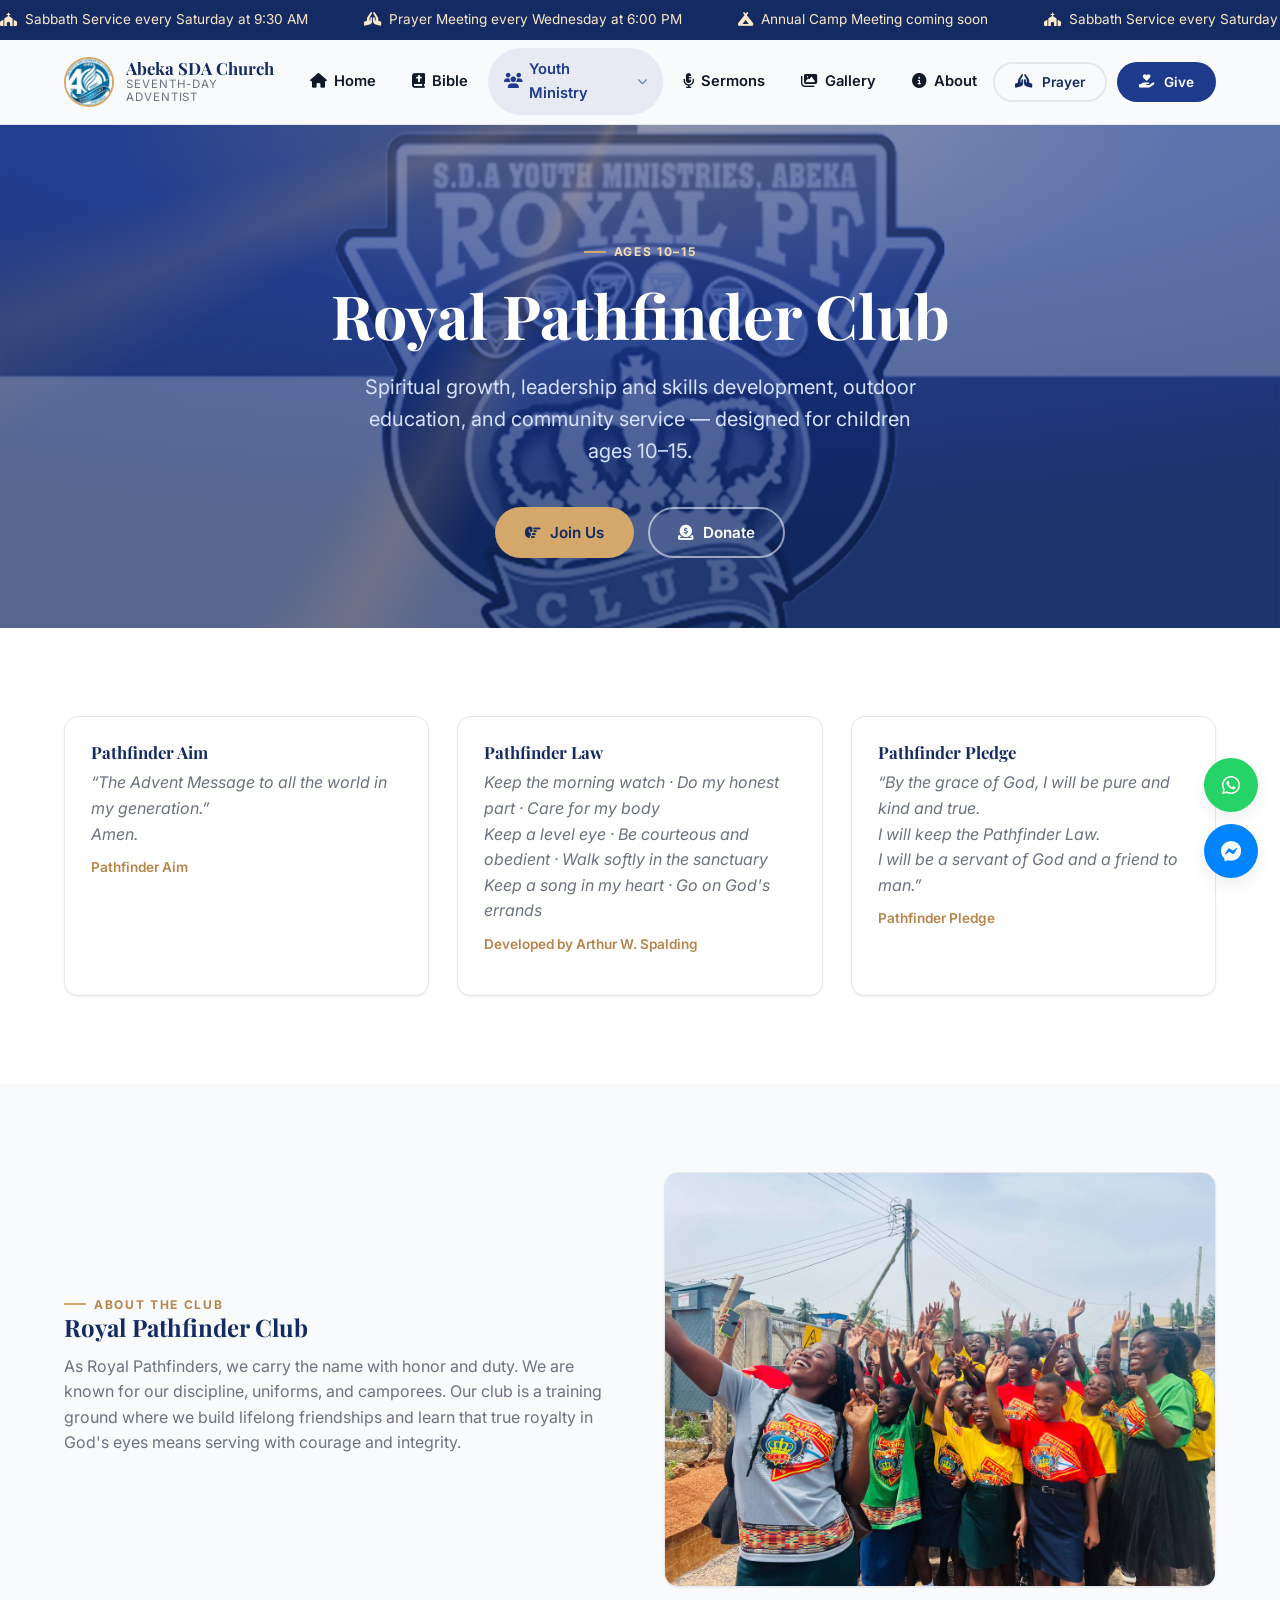
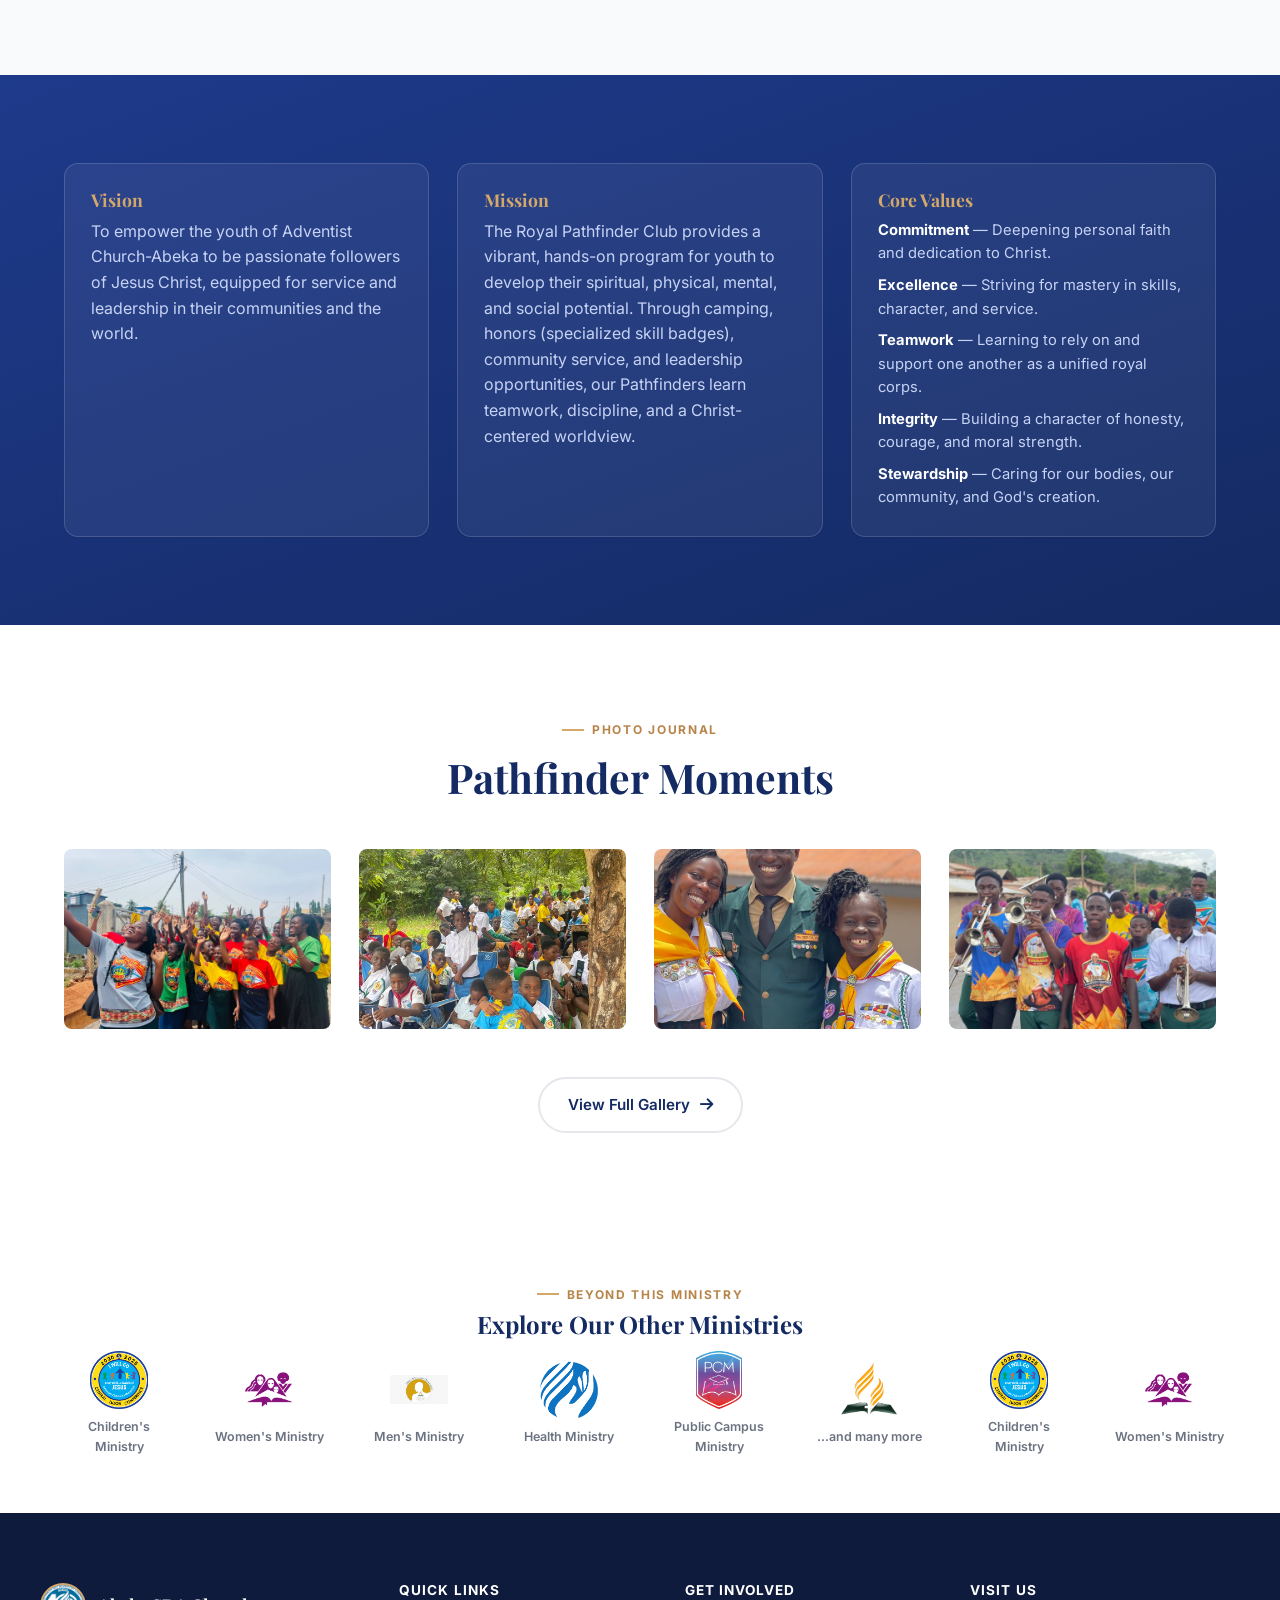
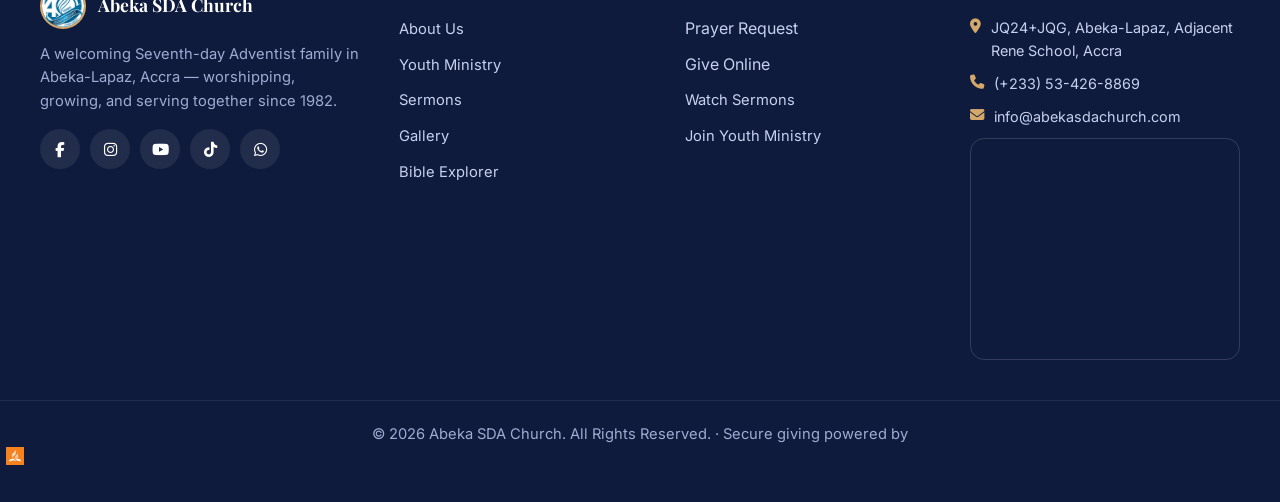
<file: pathfinders.html>
<!DOCTYPE html>
<html lang="en">
<head>
<meta charset="UTF-8">
<meta name="viewport" content="width=device-width, initial-scale=1.0">
<title>Pathfinders — Abeka SDA Church</title>
<meta name="description" content="The Royal Pathfinder Club at Abeka SDA Church builds spiritual growth, leadership, outdoor education, and service for ages 10-15.">
<meta property="og:title" content="Pathfinders — Abeka SDA Church">
<meta property="og:description" content="The Royal Pathfinder Club at Abeka SDA Church builds spiritual growth, leadership, outdoor education, and service for ages 10-15.">
<meta property="og:type" content="website">
<meta property="og:image" content="assets/img/abeka.jpg">
<link rel="icon" type="image/jpeg" href="assets/img/abeka.jpg">
<link rel="preconnect" href="https://fonts.googleapis.com">
<link href="https://fonts.googleapis.com/css2?family=Playfair+Display:wght@600;700;800&family=Inter:wght@400;500;600;700;800&display=swap" rel="stylesheet">
<link rel="stylesheet" href="https://cdnjs.cloudflare.com/ajax/libs/font-awesome/6.4.0/css/all.min.css">
<link rel="stylesheet" href="assets/css/style.css">

</head>
<body>
<a href="#main" class="skip-link">Skip to main content</a>
<div class="announce-bar" role="note" aria-label="Announcements">
  <div class="marquee-track">
    <span><i class="fas fa-church"></i> Sabbath Service every Saturday at 9:30 AM</span>
    <span><i class="fas fa-hands-praying"></i> Prayer Meeting every Wednesday at 6:00 PM</span>
    <span><i class="fas fa-campground"></i> Annual Camp Meeting coming soon</span>
    <span><i class="fas fa-church"></i> Sabbath Service every Saturday at 9:30 AM</span>
    <span><i class="fas fa-hands-praying"></i> Prayer Meeting every Wednesday at 6:00 PM</span>
    <span><i class="fas fa-campground"></i> Annual Camp Meeting coming soon</span>
  </div>
</div>
<header class="site-header">
  <nav class="navbar" aria-label="Primary">
    <a href="index.html" class="brand">
      <img src="assets/img/abeka.jpg" alt="Abeka SDA Church logo">
      <span class="brand-text"><strong>Abeka SDA Church</strong><span>Seventh-day Adventist</span></span>
    </a>
    <ul class="nav-links">
      <li><a href="index.html" class="">
    <i class="fas fa-home"></i><span class="nav-text">Home</span>
  </a></li>
<li><a href="bible.html" class="">
    <i class="fas fa-bible"></i><span class="nav-text">Bible</span>
  </a></li>
<li class="dropdown">
  <a href="ay.html" class="active" aria-haspopup="true">
    <i class="fas fa-users"></i><span class="nav-text">Youth Ministry</span>
    <i class="fas fa-chevron-down" style="font-size:.65rem;opacity:.6"></i>
  </a>
  <div class="dropdown-content">
    <a href="ay.html">Youth Ministry Overview</a>
<a href="adventurers.html">Adventurers (4-9)</a>
<a href="pathfinders.html">Pathfinders (10-15)</a>
<a href="senior.html">Senior Youth (16+)</a>
  </div>
</li>
<li><a href="event.html" class="">
    <i class="fas fa-microphone-alt"></i><span class="nav-text">Sermons</span>
  </a></li>
<li><a href="gallery.html" class="">
    <i class="fas fa-images"></i><span class="nav-text">Gallery</span>
  </a></li>
<li><a href="about.html" class="">
    <i class="fas fa-info-circle"></i><span class="nav-text">About</span>
  </a></li>
    </ul>
    <div class="nav-cta">
      <button class="btn btn-ghost btn-sm" data-open-modal="prayerModal"><i class="fas fa-praying-hands"></i> Prayer</button>
      <button class="btn btn-dark btn-sm" data-open-modal="donationModal"><i class="fas fa-hand-holding-heart"></i> Give</button>
    </div>
    <button class="nav-toggle" aria-label="Toggle menu" aria-expanded="false"><span></span></button>
  </nav>
</header>

<main id="main">
<section class="hero hero--page">
  <div class="hero-photo" style="background-image:url('assets/img/royals/Pathfinder-Flag.jpg');"></div>
  <div class="hero-rays"></div>
  <div class="hero-content">
    <span class="eyebrow">Ages 10–15</span>
    <h1>Royal Pathfinder Club</h1>
    <p class="lede">Spiritual growth, leadership and skills development, outdoor education, and community service &mdash; designed for children ages 10–15.</p>
    <div class="hero-actions">
      <button class="btn btn-primary" data-open-modal="joinModal"><i class="fas fa-hand-point-right"></i> Join Us</button>
      <button class="btn btn-outline" data-open-modal="donationModal"><i class="fas fa-donate"></i> Donate</button>
    </div>
  </div>
</section>

<section class="section section--surface">
  <div class="container grid grid-3 reveal">
    <div class="card" style="padding:26px;">
      <h3 style="font-size:1.05rem;">Pathfinder Aim</h3>
      <div style="color:var(--muted);font-style:italic;white-space:pre-line;">“The Advent Message to all the world in my generation.”
Amen.</div>
      <p style="color:var(--accent-dark);font-weight:600;font-size:.85rem;margin-top:10px;">Pathfinder Aim</p>
    </div><div class="card" style="padding:26px;">
      <h3 style="font-size:1.05rem;">Pathfinder Law</h3>
      <div style="color:var(--muted);font-style:italic;white-space:pre-line;">Keep the morning watch · Do my honest part · Care for my body
Keep a level eye · Be courteous and obedient · Walk softly in the sanctuary
Keep a song in my heart · Go on God's errands</div>
      <p style="color:var(--accent-dark);font-weight:600;font-size:.85rem;margin-top:10px;">Developed by Arthur W. Spalding</p>
    </div><div class="card" style="padding:26px;">
      <h3 style="font-size:1.05rem;">Pathfinder Pledge</h3>
      <div style="color:var(--muted);font-style:italic;white-space:pre-line;">“By the grace of God, I will be pure and kind and true.
I will keep the Pathfinder Law.
I will be a servant of God and a friend to man.”</div>
      <p style="color:var(--accent-dark);font-weight:600;font-size:.85rem;margin-top:10px;">Pathfinder Pledge</p>
    </div>
  </div>
</section>

<section class="section">
  <div class="container two-col reveal">
    <div>
      <span class="eyebrow">About the Club</span>
      <h2>Royal Pathfinder Club</h2>
      <p style="color:var(--muted);">As Royal Pathfinders, we carry the name with honor and duty. We are known for our discipline, uniforms, and camporees. Our club is a training ground where we build lifelong friendships and learn that true royalty in God's eyes means serving with courage and integrity.</p>
    </div>
    <div class="card" style="padding:0;overflow:hidden;">
      <img src="assets/img/royals/pf.jpg" alt="Pathfinder group photo" style="height:100%;width:100%;object-fit:cover;min-height:280px;">
    </div>
  </div>
</section>

<section class="section section--primary">
  <div class="container grid grid-3 reveal" style="align-items:stretch;">
    <div class="card value-card" style="background:rgba(255,255,255,0.06);border-color:rgba(255,255,255,0.15);">
      <h3 style="color:var(--accent);">Vision</h3>
      <p style="color:#c7d3f5;">To empower the youth of Adventist Church-Abeka to be passionate followers of Jesus Christ, equipped for service and leadership in their communities and the world.</p>
    </div>
    <div class="card value-card" style="background:rgba(255,255,255,0.06);border-color:rgba(255,255,255,0.15);">
      <h3 style="color:var(--accent);">Mission</h3>
      <p style="color:#c7d3f5;">The Royal Pathfinder Club provides a vibrant, hands-on program for youth to develop their spiritual, physical, mental, and social potential. Through camping, honors (specialized skill badges), community service, and leadership opportunities, our Pathfinders learn teamwork, discipline, and a Christ-centered worldview.</p>
    </div>
    <div class="card value-card" style="background:rgba(255,255,255,0.06);border-color:rgba(255,255,255,0.15);">
      <h3 style="color:var(--accent);">Core Values</h3>
      <ul style="color:#c7d3f5;font-size:.92rem;display:flex;flex-direction:column;gap:8px;">
        <li><strong style='color:#fff;'>Commitment</strong> &mdash; Deepening personal faith and dedication to Christ.</li><li><strong style='color:#fff;'>Excellence</strong> &mdash; Striving for mastery in skills, character, and service.</li><li><strong style='color:#fff;'>Teamwork</strong> &mdash; Learning to rely on and support one another as a unified royal corps.</li><li><strong style='color:#fff;'>Integrity</strong> &mdash; Building a character of honesty, courage, and moral strength.</li><li><strong style='color:#fff;'>Stewardship</strong> &mdash; Caring for our bodies, our community, and God's creation.</li>
      </ul>
    </div>
  </div>
</section>

<section class="section section--surface">
  <div class="section-head reveal">
    <span class="eyebrow" style="justify-content:center;">Photo Journal</span>
    <h2>Pathfinder Moments</h2>
  </div>
  <div class="container grid grid-4 reveal">
    <img src="assets/img/royals/pf.jpg" alt="Pathfinder moment" loading="lazy" style="border-radius:var(--radius-sm);height:180px;width:100%;object-fit:cover;"><img src="assets/img/royals/camp.jpg" alt="Pathfinder moment" loading="lazy" style="border-radius:var(--radius-sm);height:180px;width:100%;object-fit:cover;"><img src="assets/img/royals/camp1.jpg" alt="Pathfinder moment" loading="lazy" style="border-radius:var(--radius-sm);height:180px;width:100%;object-fit:cover;"><img src="assets/img/royals/camp2.jpg" alt="Pathfinder moment" loading="lazy" style="border-radius:var(--radius-sm);height:180px;width:100%;object-fit:cover;">
  </div>
  <div class="container text-center mt-lg">
    <a href="gallery.html" class="btn btn-ghost">View Full Gallery <i class="fas fa-arrow-right"></i></a>
  </div>
</section>
<section class="section section--tight section--surface">
  <div class="container text-center">
    <span class="eyebrow" style="justify-content:center;">Beyond this ministry</span>
    <h2 style="margin-top:.3em;">Explore Our Other Ministries</h2>
  </div>
  <div class="scroll-strip container">
    <div class="scroll-strip-track">
      <div class="mini-ministry"><img src="assets/img/royals/children.png" alt="Children's Ministry icon" loading="lazy"><span>Children's Ministry</span></div><div class="mini-ministry"><img src="assets/img/royals/AWM.png" alt="Women's Ministry icon" loading="lazy"><span>Women's Ministry</span></div><div class="mini-ministry"><img src="assets/img/royals/aym.png" alt="Men's Ministry icon" loading="lazy"><span>Men's Ministry</span></div><div class="mini-ministry"><img src="assets/img/royals/health.png" alt="Health Ministry icon" loading="lazy"><span>Health Ministry</span></div><div class="mini-ministry"><img src="assets/img/royals/PCM_1i1.jpg" alt="Public Campus Ministry icon" loading="lazy"><span>Public Campus Ministry</span></div><div class="mini-ministry"><img src="assets/img/royals/adventist_logo.png" alt="...and many more icon" loading="lazy"><span>...and many more</span></div>
      <div class="mini-ministry"><img src="assets/img/royals/children.png" alt="Children's Ministry icon" loading="lazy"><span>Children's Ministry</span></div><div class="mini-ministry"><img src="assets/img/royals/AWM.png" alt="Women's Ministry icon" loading="lazy"><span>Women's Ministry</span></div><div class="mini-ministry"><img src="assets/img/royals/aym.png" alt="Men's Ministry icon" loading="lazy"><span>Men's Ministry</span></div><div class="mini-ministry"><img src="assets/img/royals/health.png" alt="Health Ministry icon" loading="lazy"><span>Health Ministry</span></div><div class="mini-ministry"><img src="assets/img/royals/PCM_1i1.jpg" alt="Public Campus Ministry icon" loading="lazy"><span>Public Campus Ministry</span></div><div class="mini-ministry"><img src="assets/img/royals/adventist_logo.png" alt="...and many more icon" loading="lazy"><span>...and many more</span></div>
    </div>
  </div>
</section>
</main><div class="floating-chat">
  <a href="https://wa.me/233534268869" target="_blank" rel="noopener" class="whatsapp" aria-label="Chat on WhatsApp"><i class="fab fa-whatsapp"></i></a>
  <a href="https://www.facebook.com/theabekasdachurch" target="_blank" rel="noopener" class="messenger" aria-label="Message us on Facebook"><i class="fab fa-facebook-messenger"></i></a>
</div>
<div id="joinModal" class="modal-overlay">
  <div class="modal-box">
    <button class="modal-close" data-close-modal aria-label="Close">&times;</button>
    <h2><i class="fas fa-hand-point-right"></i> Register to Join Us</h2>
    <p style="color:var(--muted);font-size:.92rem;margin-bottom:16px;">Fill out the form below and a ministry leader will follow up with you.</p>
    <iframe title="Club registration form" src="https://docs.google.com/forms/d/e/1FAIpQLSeb1RpJYBGLV7XDMu33oly7lWFSHIR5muvQrNGHHYIy12WM4g/viewform?embedded=true"></iframe>
  </div>
</div>
<div id="prayerModal" class="modal-overlay">
  <div class="modal-box">
    <button class="modal-close" data-close-modal aria-label="Close">&times;</button>
    <h2><i class="fas fa-praying-hands"></i> Prayer Request</h2>
    <p style="color:var(--muted);font-size:.92rem;margin-bottom:16px;">Share what's on your heart. Our prayer team keeps every request confidential.</p>
    <iframe title="Prayer request form" src="https://docs.google.com/forms/d/e/1FAIpQLSeb1RpJYBGLV7XDMu33oly7lWFSHIR5muvQrNGHHYIy12WM4g/viewform?embedded=true"></iframe>
  </div>
</div>
<div id="donationModal" class="modal-overlay">
  <div class="modal-box">
    <button class="modal-close" data-close-modal aria-label="Close">&times;</button>
    <h2><i class="fas fa-hand-holding-heart"></i> Give Your Offering</h2>
    <div class="payment-option">
      <h3 style="margin-bottom:8px;">PayPal</h3>
      <form action="https://www.paypal.com/donate" method="post" target="_blank">
        <input type="hidden" name="business" value="YOUR_PAYPAL_EMAIL@example.com">
        <input type="hidden" name="item_name" value="Abeka SDA Church Offering">
        <input type="hidden" name="currency_code" value="USD">
        <div class="amount-options">
          <button type="button" class="amount-btn" data-amount="10">$10</button>
          <button type="button" class="amount-btn" data-amount="20">$20</button>
          <button type="button" class="amount-btn" data-amount="50">$50</button>
          <input type="number" name="amount" min="1" placeholder="Other amount">
        </div>
        <button type="submit" class="btn btn-primary btn-block"><i class="fab fa-paypal"></i> Give via PayPal</button>
      </form>
    </div>
    <div class="payment-option">
      <h3 style="margin-bottom:6px;">Credit / Debit Card</h3>
      <p style="color:var(--muted);font-size:.9rem;">Direct card payments are coming soon. For now, please use PayPal or give in person.</p>
    </div>
    <p class="giving-footer" style="text-align:center;color:var(--muted);font-size:.82rem;padding-top:10px;border-top:1px solid var(--border);">
      Secure online giving powered by <img src="assets/img/royals/egiving.png" alt="eGiving" style="height:16px;vertical-align:middle;">
    </p>
  </div>
</div>
<div id="confirmationModal" class="modal-overlay">
  <div class="modal-box" style="text-align:center;">
    <button class="modal-close" data-close-modal aria-label="Close">&times;</button>
    <div class="confirm-icon"><i class="fas fa-check-circle"></i></div>
    <h2 style="justify-content:center;">Thank You!</h2>
    <p style="color:var(--muted);">Your request has been submitted. We'll be in touch soon.</p>
    <button class="btn btn-dark" data-close-modal style="margin-top:10px;">Close</button>
  </div>
</div>
<footer class="site-footer">
  <div class="container footer-grid">
    <div>
      <div class="footer-brand">
        <img src="assets/img/abeka.jpg" alt="Abeka SDA Church logo">
        <strong>Abeka SDA Church</strong>
      </div>
      <p>A welcoming Seventh-day Adventist family in Abeka-Lapaz, Accra &mdash; worshipping, growing, and serving together since 1982.</p>
      <div class="social-row">
        <a href="https://www.facebook.com/theabekasdachurch" target="_blank" rel="noopener" aria-label="Facebook"><i class="fab fa-facebook-f"></i></a>
        <a href="https://www.instagram.com/royalpfclub" target="_blank" rel="noopener" aria-label="Instagram"><i class="fab fa-instagram"></i></a>
        <a href="https://www.youtube.com/royalspfclub" target="_blank" rel="noopener" aria-label="YouTube"><i class="fab fa-youtube"></i></a>
        <a href="https://www.tiktok.com/@abeka_sda_church" target="_blank" rel="noopener" aria-label="TikTok"><i class="fab fa-tiktok"></i></a>
        <a href="https://wa.me/233534268869" target="_blank" rel="noopener" aria-label="WhatsApp"><i class="fab fa-whatsapp"></i></a>
      </div>
    </div>
    <div>
      <h3>Quick Links</h3>
      <ul>
        <li><a href="about.html">About Us</a></li>
        <li><a href="ay.html">Youth Ministry</a></li>
        <li><a href="event.html">Sermons</a></li>
        <li><a href="gallery.html">Gallery</a></li>
        <li><a href="bible.html">Bible Explorer</a></li>
      </ul>
    </div>
    <div>
      <h3>Get Involved</h3>
      <ul>
        <li><button class="btn-link" data-open-modal="prayerModal" style="background:none;border:none;color:#c7d1ee;padding:0;font:inherit;cursor:pointer;">Prayer Request</button></li>
        <li><button class="btn-link" data-open-modal="donationModal" style="background:none;border:none;color:#c7d1ee;padding:0;font:inherit;cursor:pointer;">Give Online</button></li>
        <li><a href="event.html">Watch Sermons</a></li>
        <li><a href="ay.html">Join Youth Ministry</a></li>
      </ul>
    </div>
    <div>
      <h3>Visit Us</h3>
      <ul class="footer-contact">
        <li><i class="fas fa-map-marker-alt"></i> JQ24+JQG, Abeka-Lapaz, Adjacent Rene School, Accra</li>
        <li><i class="fas fa-phone"></i> (+233) 53-426-8869</li>
        <li><i class="fas fa-envelope"></i> info@abekasdachurch.com</li>
      </ul>
      <div class="map-card">
        <iframe title="Abeka SDA Church map" src="https://www.google.com/maps/embed?pb=!1m18!1m12!1m3!1d3970.7658440588652!2d-0.24522355677653027!3d5.60156989600896!2m3!1f0!2f0!3f0!3m2!1i1024!2i768!4f13.1!3m3!1m2!1s0xfdf998ca7bfb8bb%3A0x5a2562a371bc9fac!2sAbeka%20SDA%20Church!5e0!3m2!1sen!2sgh!4v1754309034451!5m2!1sen!2sgh" loading="lazy" referrerpolicy="no-referrer-when-downgrade" allowfullscreen></iframe>
      </div>
    </div>
  </div>
  <div class="footer-bottom">
    <p>&copy; <span data-year></span> Abeka SDA Church. All Rights Reserved. &middot; Secure giving powered by <img src="assets/img/royals/egiving.png" alt="eGiving"></p>
  </div>
</footer>
<script src="assets/js/main.js"></script>
</body>
</html>
</file>
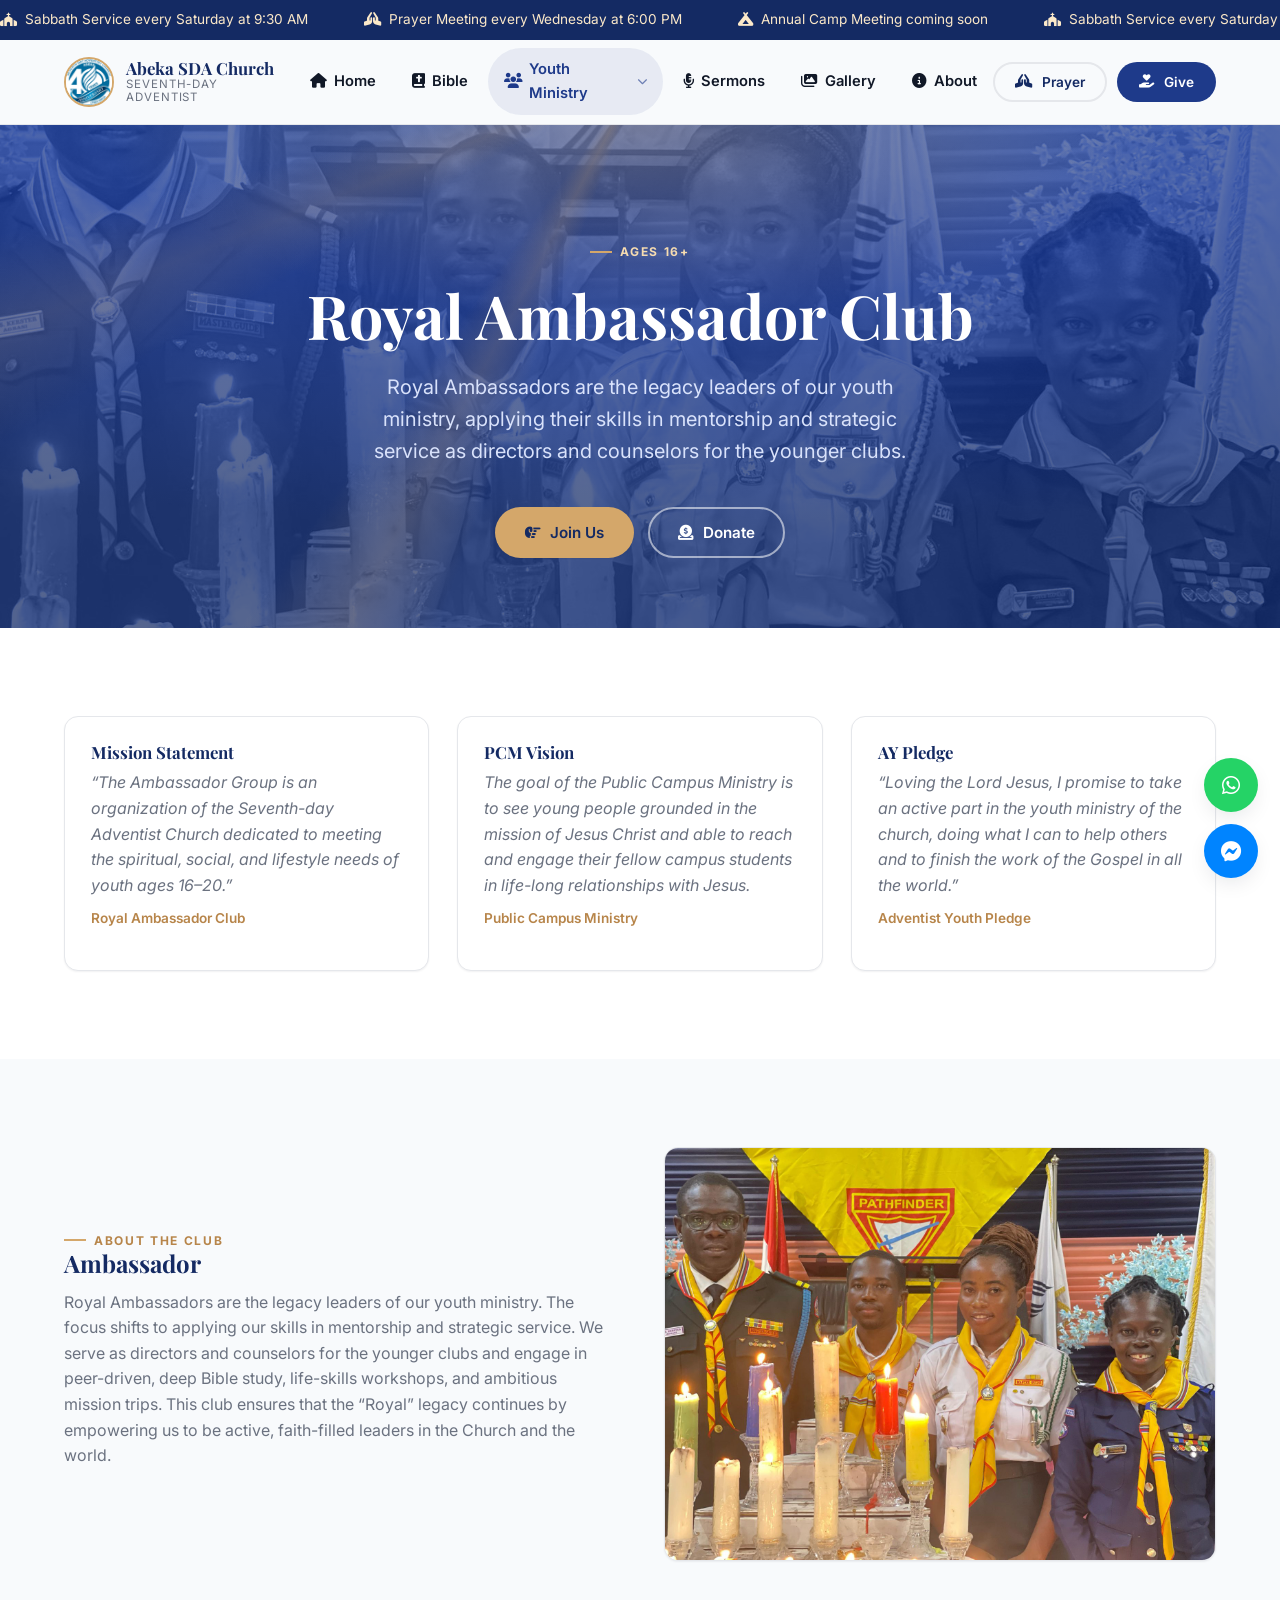
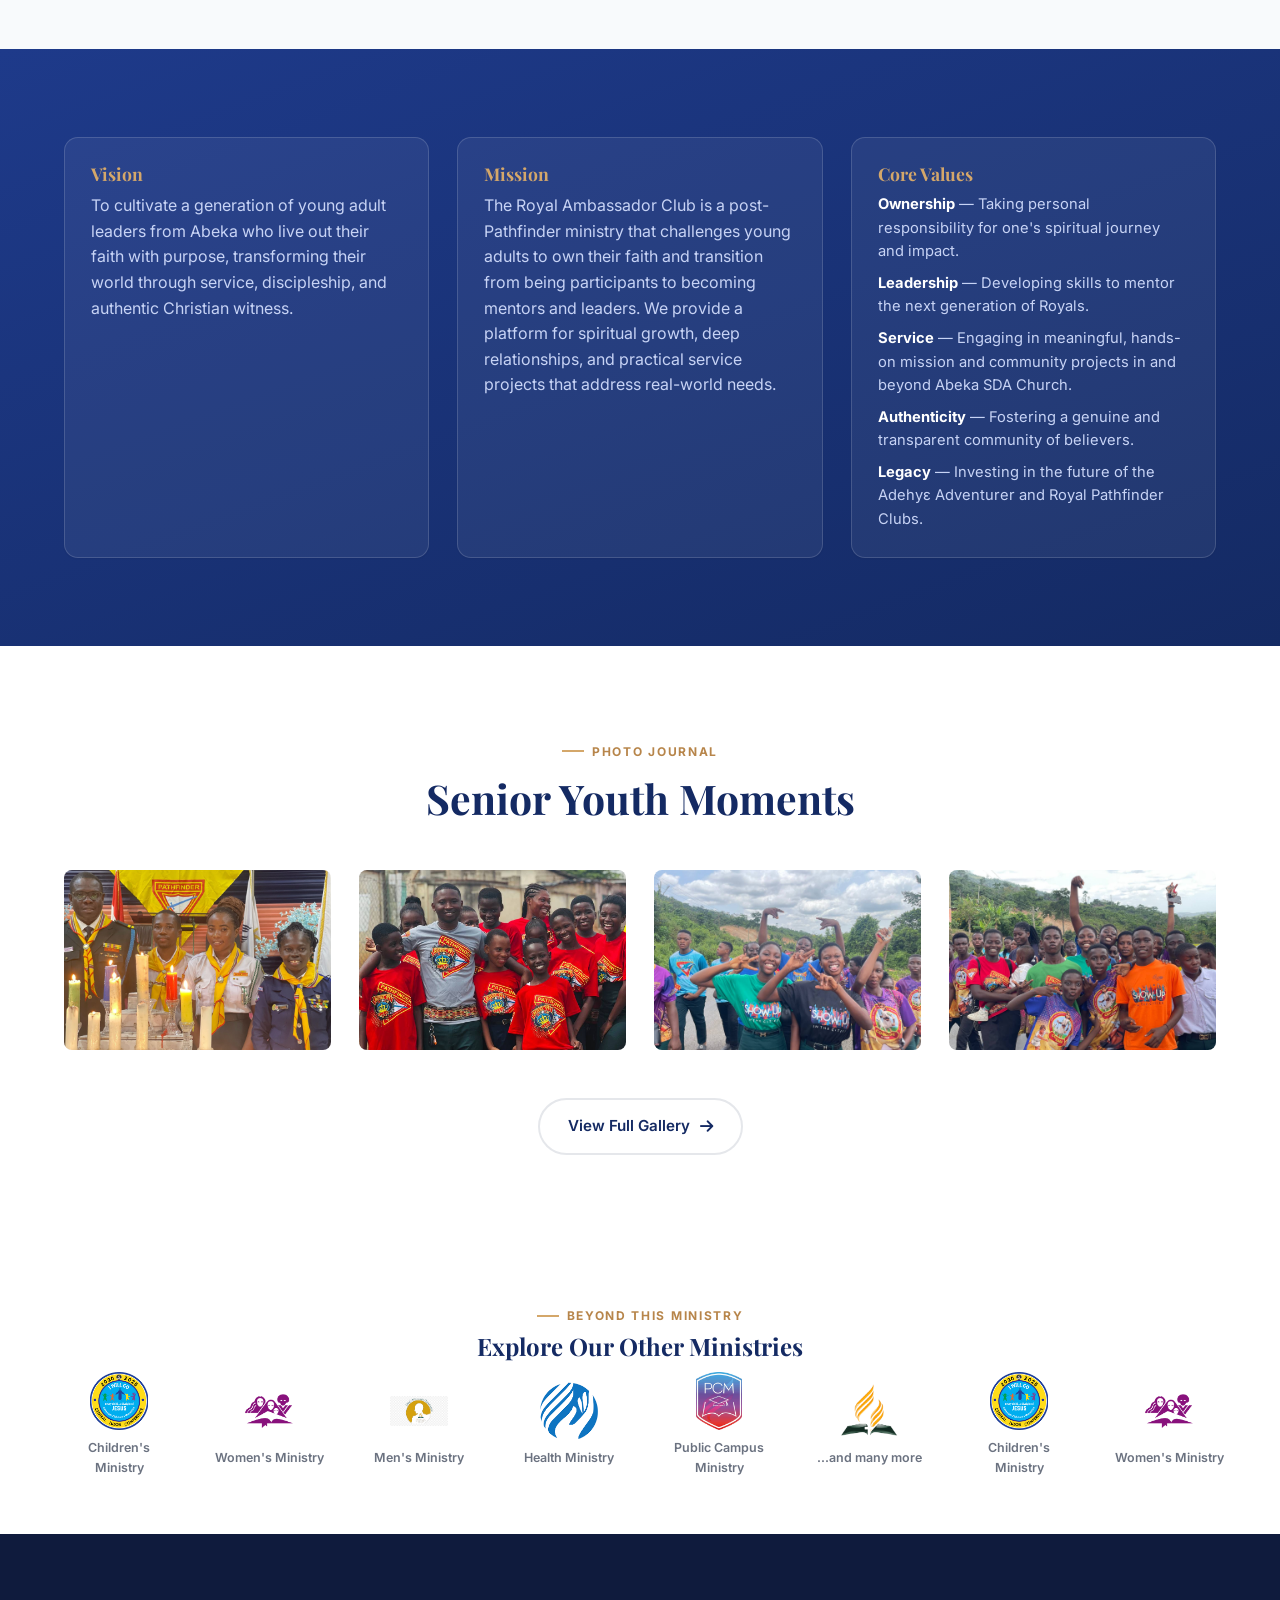
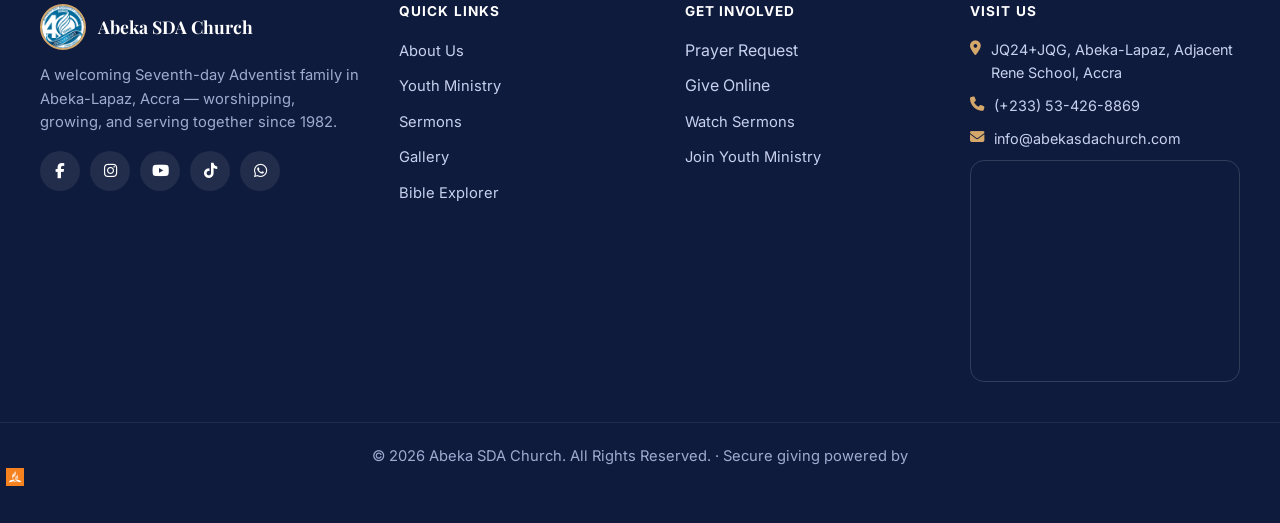
<file: senior.html>
<!DOCTYPE html>
<html lang="en">
<head>
<meta charset="UTF-8">
<meta name="viewport" content="width=device-width, initial-scale=1.0">
<title>Senior Youth Ministry — Abeka SDA Church</title>
<meta name="description" content="The Royal Ambassador Club and Senior Youth Ministry at Abeka SDA Church nurture faith, service, and leadership for ages 16 and up.">
<meta property="og:title" content="Senior Youth Ministry — Abeka SDA Church">
<meta property="og:description" content="The Royal Ambassador Club and Senior Youth Ministry at Abeka SDA Church nurture faith, service, and leadership for ages 16 and up.">
<meta property="og:type" content="website">
<meta property="og:image" content="assets/img/abeka.jpg">
<link rel="icon" type="image/jpeg" href="assets/img/abeka.jpg">
<link rel="preconnect" href="https://fonts.googleapis.com">
<link href="https://fonts.googleapis.com/css2?family=Playfair+Display:wght@600;700;800&family=Inter:wght@400;500;600;700;800&display=swap" rel="stylesheet">
<link rel="stylesheet" href="https://cdnjs.cloudflare.com/ajax/libs/font-awesome/6.4.0/css/all.min.css">
<link rel="stylesheet" href="assets/css/style.css">

</head>
<body>
<a href="#main" class="skip-link">Skip to main content</a>
<div class="announce-bar" role="note" aria-label="Announcements">
  <div class="marquee-track">
    <span><i class="fas fa-church"></i> Sabbath Service every Saturday at 9:30 AM</span>
    <span><i class="fas fa-hands-praying"></i> Prayer Meeting every Wednesday at 6:00 PM</span>
    <span><i class="fas fa-campground"></i> Annual Camp Meeting coming soon</span>
    <span><i class="fas fa-church"></i> Sabbath Service every Saturday at 9:30 AM</span>
    <span><i class="fas fa-hands-praying"></i> Prayer Meeting every Wednesday at 6:00 PM</span>
    <span><i class="fas fa-campground"></i> Annual Camp Meeting coming soon</span>
  </div>
</div>
<header class="site-header">
  <nav class="navbar" aria-label="Primary">
    <a href="index.html" class="brand">
      <img src="assets/img/abeka.jpg" alt="Abeka SDA Church logo">
      <span class="brand-text"><strong>Abeka SDA Church</strong><span>Seventh-day Adventist</span></span>
    </a>
    <ul class="nav-links">
      <li><a href="index.html" class="">
    <i class="fas fa-home"></i><span class="nav-text">Home</span>
  </a></li>
<li><a href="bible.html" class="">
    <i class="fas fa-bible"></i><span class="nav-text">Bible</span>
  </a></li>
<li class="dropdown">
  <a href="ay.html" class="active" aria-haspopup="true">
    <i class="fas fa-users"></i><span class="nav-text">Youth Ministry</span>
    <i class="fas fa-chevron-down" style="font-size:.65rem;opacity:.6"></i>
  </a>
  <div class="dropdown-content">
    <a href="ay.html">Youth Ministry Overview</a>
<a href="adventurers.html">Adventurers (4-9)</a>
<a href="pathfinders.html">Pathfinders (10-15)</a>
<a href="senior.html">Senior Youth (16+)</a>
  </div>
</li>
<li><a href="event.html" class="">
    <i class="fas fa-microphone-alt"></i><span class="nav-text">Sermons</span>
  </a></li>
<li><a href="gallery.html" class="">
    <i class="fas fa-images"></i><span class="nav-text">Gallery</span>
  </a></li>
<li><a href="about.html" class="">
    <i class="fas fa-info-circle"></i><span class="nav-text">About</span>
  </a></li>
    </ul>
    <div class="nav-cta">
      <button class="btn btn-ghost btn-sm" data-open-modal="prayerModal"><i class="fas fa-praying-hands"></i> Prayer</button>
      <button class="btn btn-dark btn-sm" data-open-modal="donationModal"><i class="fas fa-hand-holding-heart"></i> Give</button>
    </div>
    <button class="nav-toggle" aria-label="Toggle menu" aria-expanded="false"><span></span></button>
  </nav>
</header>

<main id="main">
<section class="hero hero--page">
  <div class="hero-photo" style="background-image:url('assets/img/royals/sy.jpg');"></div>
  <div class="hero-rays"></div>
  <div class="hero-content">
    <span class="eyebrow">Ages 16+</span>
    <h1>Royal Ambassador Club</h1>
    <p class="lede">Royal Ambassadors are the legacy leaders of our youth ministry, applying their skills in mentorship and strategic service as directors and counselors for the younger clubs.</p>
    <div class="hero-actions">
      <button class="btn btn-primary" data-open-modal="joinModal"><i class="fas fa-hand-point-right"></i> Join Us</button>
      <button class="btn btn-outline" data-open-modal="donationModal"><i class="fas fa-donate"></i> Donate</button>
    </div>
  </div>
</section>

<section class="section section--surface">
  <div class="container grid grid-3 reveal">
    <div class="card" style="padding:26px;">
      <h3 style="font-size:1.05rem;">Mission Statement</h3>
      <div style="color:var(--muted);font-style:italic;white-space:pre-line;">“The Ambassador Group is an organization of the Seventh-day Adventist Church dedicated to meeting the spiritual, social, and lifestyle needs of youth ages 16–20.”</div>
      <p style="color:var(--accent-dark);font-weight:600;font-size:.85rem;margin-top:10px;">Royal Ambassador Club</p>
    </div><div class="card" style="padding:26px;">
      <h3 style="font-size:1.05rem;">PCM Vision</h3>
      <div style="color:var(--muted);font-style:italic;white-space:pre-line;">The goal of the Public Campus Ministry is to see young people grounded in the mission of Jesus Christ and able to reach and engage their fellow campus students in life-long relationships with Jesus.</div>
      <p style="color:var(--accent-dark);font-weight:600;font-size:.85rem;margin-top:10px;">Public Campus Ministry</p>
    </div><div class="card" style="padding:26px;">
      <h3 style="font-size:1.05rem;">AY Pledge</h3>
      <div style="color:var(--muted);font-style:italic;white-space:pre-line;">“Loving the Lord Jesus, I promise to take an active part in the youth ministry of the church, doing what I can to help others and to finish the work of the Gospel in all the world.”</div>
      <p style="color:var(--accent-dark);font-weight:600;font-size:.85rem;margin-top:10px;">Adventist Youth Pledge</p>
    </div>
  </div>
</section>

<section class="section">
  <div class="container two-col reveal">
    <div>
      <span class="eyebrow">About the Club</span>
      <h2>Ambassador</h2>
      <p style="color:var(--muted);">Royal Ambassadors are the legacy leaders of our youth ministry. The focus shifts to applying our skills in mentorship and strategic service. We serve as directors and counselors for the younger clubs and engage in peer-driven, deep Bible study, life-skills workshops, and ambitious mission trips. This club ensures that the “Royal” legacy continues by empowering us to be active, faith-filled leaders in the Church and the world.</p>
    </div>
    <div class="card" style="padding:0;overflow:hidden;">
      <img src="assets/img/royals/sy.jpg" alt="Senior Youth group photo" style="height:100%;width:100%;object-fit:cover;min-height:280px;">
    </div>
  </div>
</section>

<section class="section section--primary">
  <div class="container grid grid-3 reveal" style="align-items:stretch;">
    <div class="card value-card" style="background:rgba(255,255,255,0.06);border-color:rgba(255,255,255,0.15);">
      <h3 style="color:var(--accent);">Vision</h3>
      <p style="color:#c7d3f5;">To cultivate a generation of young adult leaders from Abeka who live out their faith with purpose, transforming their world through service, discipleship, and authentic Christian witness.</p>
    </div>
    <div class="card value-card" style="background:rgba(255,255,255,0.06);border-color:rgba(255,255,255,0.15);">
      <h3 style="color:var(--accent);">Mission</h3>
      <p style="color:#c7d3f5;">The Royal Ambassador Club is a post-Pathfinder ministry that challenges young adults to own their faith and transition from being participants to becoming mentors and leaders. We provide a platform for spiritual growth, deep relationships, and practical service projects that address real-world needs.</p>
    </div>
    <div class="card value-card" style="background:rgba(255,255,255,0.06);border-color:rgba(255,255,255,0.15);">
      <h3 style="color:var(--accent);">Core Values</h3>
      <ul style="color:#c7d3f5;font-size:.92rem;display:flex;flex-direction:column;gap:8px;">
        <li><strong style='color:#fff;'>Ownership</strong> &mdash; Taking personal responsibility for one's spiritual journey and impact.</li><li><strong style='color:#fff;'>Leadership</strong> &mdash; Developing skills to mentor the next generation of Royals.</li><li><strong style='color:#fff;'>Service</strong> &mdash; Engaging in meaningful, hands-on mission and community projects in and beyond Abeka SDA Church.</li><li><strong style='color:#fff;'>Authenticity</strong> &mdash; Fostering a genuine and transparent community of believers.</li><li><strong style='color:#fff;'>Legacy</strong> &mdash; Investing in the future of the Adehyɛ Adventurer and Royal Pathfinder Clubs.</li>
      </ul>
    </div>
  </div>
</section>

<section class="section section--surface">
  <div class="section-head reveal">
    <span class="eyebrow" style="justify-content:center;">Photo Journal</span>
    <h2>Senior Youth Moments</h2>
  </div>
  <div class="container grid grid-4 reveal">
    <img src="assets/img/royals/sy.jpg" alt="Senior Youth moment" loading="lazy" style="border-radius:var(--radius-sm);height:180px;width:100%;object-fit:cover;"><img src="assets/img/royals/red.jpg" alt="Senior Youth moment" loading="lazy" style="border-radius:var(--radius-sm);height:180px;width:100%;object-fit:cover;"><img src="assets/img/royals/mina.jpg" alt="Senior Youth moment" loading="lazy" style="border-radius:var(--radius-sm);height:180px;width:100%;object-fit:cover;"><img src="assets/img/royals/geng.jpg" alt="Senior Youth moment" loading="lazy" style="border-radius:var(--radius-sm);height:180px;width:100%;object-fit:cover;">
  </div>
  <div class="container text-center mt-lg">
    <a href="gallery.html" class="btn btn-ghost">View Full Gallery <i class="fas fa-arrow-right"></i></a>
  </div>
</section>
<section class="section section--tight section--surface">
  <div class="container text-center">
    <span class="eyebrow" style="justify-content:center;">Beyond this ministry</span>
    <h2 style="margin-top:.3em;">Explore Our Other Ministries</h2>
  </div>
  <div class="scroll-strip container">
    <div class="scroll-strip-track">
      <div class="mini-ministry"><img src="assets/img/royals/children.png" alt="Children's Ministry icon" loading="lazy"><span>Children's Ministry</span></div><div class="mini-ministry"><img src="assets/img/royals/AWM.png" alt="Women's Ministry icon" loading="lazy"><span>Women's Ministry</span></div><div class="mini-ministry"><img src="assets/img/royals/aym.png" alt="Men's Ministry icon" loading="lazy"><span>Men's Ministry</span></div><div class="mini-ministry"><img src="assets/img/royals/health.png" alt="Health Ministry icon" loading="lazy"><span>Health Ministry</span></div><div class="mini-ministry"><img src="assets/img/royals/PCM_1i1.jpg" alt="Public Campus Ministry icon" loading="lazy"><span>Public Campus Ministry</span></div><div class="mini-ministry"><img src="assets/img/royals/adventist_logo.png" alt="...and many more icon" loading="lazy"><span>...and many more</span></div>
      <div class="mini-ministry"><img src="assets/img/royals/children.png" alt="Children's Ministry icon" loading="lazy"><span>Children's Ministry</span></div><div class="mini-ministry"><img src="assets/img/royals/AWM.png" alt="Women's Ministry icon" loading="lazy"><span>Women's Ministry</span></div><div class="mini-ministry"><img src="assets/img/royals/aym.png" alt="Men's Ministry icon" loading="lazy"><span>Men's Ministry</span></div><div class="mini-ministry"><img src="assets/img/royals/health.png" alt="Health Ministry icon" loading="lazy"><span>Health Ministry</span></div><div class="mini-ministry"><img src="assets/img/royals/PCM_1i1.jpg" alt="Public Campus Ministry icon" loading="lazy"><span>Public Campus Ministry</span></div><div class="mini-ministry"><img src="assets/img/royals/adventist_logo.png" alt="...and many more icon" loading="lazy"><span>...and many more</span></div>
    </div>
  </div>
</section>
</main><div class="floating-chat">
  <a href="https://wa.me/233534268869" target="_blank" rel="noopener" class="whatsapp" aria-label="Chat on WhatsApp"><i class="fab fa-whatsapp"></i></a>
  <a href="https://www.facebook.com/theabekasdachurch" target="_blank" rel="noopener" class="messenger" aria-label="Message us on Facebook"><i class="fab fa-facebook-messenger"></i></a>
</div>
<div id="joinModal" class="modal-overlay">
  <div class="modal-box">
    <button class="modal-close" data-close-modal aria-label="Close">&times;</button>
    <h2><i class="fas fa-hand-point-right"></i> Register to Join Us</h2>
    <p style="color:var(--muted);font-size:.92rem;margin-bottom:16px;">Fill out the form below and a ministry leader will follow up with you.</p>
    <iframe title="Club registration form" src="https://docs.google.com/forms/d/e/1FAIpQLSeb1RpJYBGLV7XDMu33oly7lWFSHIR5muvQrNGHHYIy12WM4g/viewform?embedded=true"></iframe>
  </div>
</div>
<div id="prayerModal" class="modal-overlay">
  <div class="modal-box">
    <button class="modal-close" data-close-modal aria-label="Close">&times;</button>
    <h2><i class="fas fa-praying-hands"></i> Prayer Request</h2>
    <p style="color:var(--muted);font-size:.92rem;margin-bottom:16px;">Share what's on your heart. Our prayer team keeps every request confidential.</p>
    <iframe title="Prayer request form" src="https://docs.google.com/forms/d/e/1FAIpQLSeb1RpJYBGLV7XDMu33oly7lWFSHIR5muvQrNGHHYIy12WM4g/viewform?embedded=true"></iframe>
  </div>
</div>
<div id="donationModal" class="modal-overlay">
  <div class="modal-box">
    <button class="modal-close" data-close-modal aria-label="Close">&times;</button>
    <h2><i class="fas fa-hand-holding-heart"></i> Give Your Offering</h2>
    <div class="payment-option">
      <h3 style="margin-bottom:8px;">PayPal</h3>
      <form action="https://www.paypal.com/donate" method="post" target="_blank">
        <input type="hidden" name="business" value="YOUR_PAYPAL_EMAIL@example.com">
        <input type="hidden" name="item_name" value="Abeka SDA Church Offering">
        <input type="hidden" name="currency_code" value="USD">
        <div class="amount-options">
          <button type="button" class="amount-btn" data-amount="10">$10</button>
          <button type="button" class="amount-btn" data-amount="20">$20</button>
          <button type="button" class="amount-btn" data-amount="50">$50</button>
          <input type="number" name="amount" min="1" placeholder="Other amount">
        </div>
        <button type="submit" class="btn btn-primary btn-block"><i class="fab fa-paypal"></i> Give via PayPal</button>
      </form>
    </div>
    <div class="payment-option">
      <h3 style="margin-bottom:6px;">Credit / Debit Card</h3>
      <p style="color:var(--muted);font-size:.9rem;">Direct card payments are coming soon. For now, please use PayPal or give in person.</p>
    </div>
    <p class="giving-footer" style="text-align:center;color:var(--muted);font-size:.82rem;padding-top:10px;border-top:1px solid var(--border);">
      Secure online giving powered by <img src="assets/img/royals/egiving.png" alt="eGiving" style="height:16px;vertical-align:middle;">
    </p>
  </div>
</div>
<div id="confirmationModal" class="modal-overlay">
  <div class="modal-box" style="text-align:center;">
    <button class="modal-close" data-close-modal aria-label="Close">&times;</button>
    <div class="confirm-icon"><i class="fas fa-check-circle"></i></div>
    <h2 style="justify-content:center;">Thank You!</h2>
    <p style="color:var(--muted);">Your request has been submitted. We'll be in touch soon.</p>
    <button class="btn btn-dark" data-close-modal style="margin-top:10px;">Close</button>
  </div>
</div>
<footer class="site-footer">
  <div class="container footer-grid">
    <div>
      <div class="footer-brand">
        <img src="assets/img/abeka.jpg" alt="Abeka SDA Church logo">
        <strong>Abeka SDA Church</strong>
      </div>
      <p>A welcoming Seventh-day Adventist family in Abeka-Lapaz, Accra &mdash; worshipping, growing, and serving together since 1982.</p>
      <div class="social-row">
        <a href="https://www.facebook.com/theabekasdachurch" target="_blank" rel="noopener" aria-label="Facebook"><i class="fab fa-facebook-f"></i></a>
        <a href="https://www.instagram.com/royalpfclub" target="_blank" rel="noopener" aria-label="Instagram"><i class="fab fa-instagram"></i></a>
        <a href="https://www.youtube.com/royalspfclub" target="_blank" rel="noopener" aria-label="YouTube"><i class="fab fa-youtube"></i></a>
        <a href="https://www.tiktok.com/@abeka_sda_church" target="_blank" rel="noopener" aria-label="TikTok"><i class="fab fa-tiktok"></i></a>
        <a href="https://wa.me/233534268869" target="_blank" rel="noopener" aria-label="WhatsApp"><i class="fab fa-whatsapp"></i></a>
      </div>
    </div>
    <div>
      <h3>Quick Links</h3>
      <ul>
        <li><a href="about.html">About Us</a></li>
        <li><a href="ay.html">Youth Ministry</a></li>
        <li><a href="event.html">Sermons</a></li>
        <li><a href="gallery.html">Gallery</a></li>
        <li><a href="bible.html">Bible Explorer</a></li>
      </ul>
    </div>
    <div>
      <h3>Get Involved</h3>
      <ul>
        <li><button class="btn-link" data-open-modal="prayerModal" style="background:none;border:none;color:#c7d1ee;padding:0;font:inherit;cursor:pointer;">Prayer Request</button></li>
        <li><button class="btn-link" data-open-modal="donationModal" style="background:none;border:none;color:#c7d1ee;padding:0;font:inherit;cursor:pointer;">Give Online</button></li>
        <li><a href="event.html">Watch Sermons</a></li>
        <li><a href="ay.html">Join Youth Ministry</a></li>
      </ul>
    </div>
    <div>
      <h3>Visit Us</h3>
      <ul class="footer-contact">
        <li><i class="fas fa-map-marker-alt"></i> JQ24+JQG, Abeka-Lapaz, Adjacent Rene School, Accra</li>
        <li><i class="fas fa-phone"></i> (+233) 53-426-8869</li>
        <li><i class="fas fa-envelope"></i> info@abekasdachurch.com</li>
      </ul>
      <div class="map-card">
        <iframe title="Abeka SDA Church map" src="https://www.google.com/maps/embed?pb=!1m18!1m12!1m3!1d3970.7658440588652!2d-0.24522355677653027!3d5.60156989600896!2m3!1f0!2f0!3f0!3m2!1i1024!2i768!4f13.1!3m3!1m2!1s0xfdf998ca7bfb8bb%3A0x5a2562a371bc9fac!2sAbeka%20SDA%20Church!5e0!3m2!1sen!2sgh!4v1754309034451!5m2!1sen!2sgh" loading="lazy" referrerpolicy="no-referrer-when-downgrade" allowfullscreen></iframe>
      </div>
    </div>
  </div>
  <div class="footer-bottom">
    <p>&copy; <span data-year></span> Abeka SDA Church. All Rights Reserved. &middot; Secure giving powered by <img src="assets/img/royals/egiving.png" alt="eGiving"></p>
  </div>
</footer>
<script src="assets/js/main.js"></script>
</body>
</html>
</file>
<file: assets/css/style.css>
/* ==========================================================================
   Abeka SDA Church — Design System
   Palette: deep worship blue + warm candle gold, on a soft paper background.
   Type: Playfair Display (display serif) + Inter (body/UI) + uppercase
   Inter for eyebrows/labels.
   Signature motif: an arched "sanctuary window" silhouette with a soft
   gold sunrise glow, echoed as a thin divider throughout the site.
   ========================================================================== */

:root {
  /* Brand palette (as specified) */
  --primary: #1E3A8A;
  --primary-dark: #142a63;
  --secondary: #3B82F6;
  --accent: #D4A76A;
  --accent-dark: #b7854a;
  --bg: #F8FAFC;
  --surface: #FFFFFF;
  --text: #111827;
  --muted: #6B7280;
  --border: #E5E7EB;
  --success: #22C55E;
  --warning: #F59E0B;
  --error: #EF4444;

  /* Derived */
  --primary-rgb: 30, 58, 138;
  --accent-rgb: 212, 167, 106;
  --shadow-sm: 0 1px 2px rgba(17, 24, 39, 0.06);
  --shadow-md: 0 8px 24px -8px rgba(17, 24, 39, 0.16);
  --shadow-lg: 0 24px 60px -20px rgba(17, 24, 39, 0.28);
  --radius-sm: 8px;
  --radius-md: 14px;
  --radius-lg: 24px;
  --container: 1200px;

  --font-display: "Playfair Display", "Georgia", serif;
  --font-body: "Inter", -apple-system, BlinkMacSystemFont, "Segoe UI", sans-serif;

  --nav-height: 84px;
}

/* ---------- Reset & base ---------- */
*, *::before, *::after { box-sizing: border-box; }
html { scroll-behavior: smooth; }
body {
  margin: 0;
  font-family: var(--font-body);
  color: var(--text);
  background: var(--bg);
  line-height: 1.6;
  -webkit-font-smoothing: antialiased;
  overflow-x: hidden;
}
img { max-width: 100%; display: block; }
a { color: inherit; text-decoration: none; }
ul { list-style: none; margin: 0; padding: 0; }
h1, h2, h3, h4 {
  font-family: var(--font-display);
  color: var(--primary-dark);
  line-height: 1.15;
  margin: 0 0 0.5em;
  font-weight: 700;
}
p { margin: 0 0 1em; }
button { font-family: inherit; cursor: pointer; }
:focus-visible {
  outline: 3px solid var(--secondary);
  outline-offset: 2px;
}
.container {
  max-width: var(--container);
  margin: 0 auto;
  padding: 0 24px;
}
.skip-link {
  position: absolute;
  left: -999px;
  top: 0;
  background: var(--primary);
  color: #fff;
  padding: 12px 20px;
  z-index: 2000;
  border-radius: 0 0 8px 0;
}
.skip-link:focus { left: 0; }
body.nav-open { overflow: hidden; }

@media (prefers-reduced-motion: reduce) {
  *, *::before, *::after {
    animation-duration: 0.01ms !important;
    animation-iteration-count: 1 !important;
    transition-duration: 0.01ms !important;
    scroll-behavior: auto !important;
  }
}

.eyebrow {
  display: inline-flex;
  align-items: center;
  gap: 8px;
  font-family: var(--font-body);
  font-size: 0.75rem;
  font-weight: 700;
  letter-spacing: 0.14em;
  text-transform: uppercase;
  color: var(--accent-dark);
}
.eyebrow::before {
  content: "";
  width: 22px;
  height: 2px;
  background: var(--accent);
  display: inline-block;
}

.section { padding: 88px 0; }
.section--tight { padding: 56px 0; }
.section--surface { background: var(--surface); }
.section--primary {
  background: linear-gradient(160deg, var(--primary) 0%, var(--primary-dark) 100%);
  color: #eef2ff;
}
.section--primary h2, .section--primary h3 { color: #fff; }
.section-head {
  max-width: 720px;
  margin: 0 auto 48px;
  text-align: center;
}
.section-head h2 { font-size: clamp(1.8rem, 3.2vw, 2.6rem); margin-top: 0.35em; }
.section-head p { color: var(--muted); font-size: 1.05rem; }
.section--primary .section-head p { color: #c7d3f5; }

/* Signature divider: arched window silhouette echo */
.arch-divider {
  width: 100%;
  height: 46px;
  overflow: hidden;
  line-height: 0;
}
.arch-divider svg { width: 100%; height: 100%; display: block; }

/* ---------- Buttons ---------- */
.btn {
  display: inline-flex;
  align-items: center;
  justify-content: center;
  gap: 10px;
  padding: 14px 28px;
  border-radius: 999px;
  font-weight: 600;
  font-size: 0.95rem;
  border: 2px solid transparent;
  transition: transform 0.25s ease, box-shadow 0.25s ease, background-color 0.25s ease, color 0.25s ease;
  white-space: nowrap;
}
.btn-primary {
  background: var(--accent);
  color: var(--primary-dark);
  box-shadow: var(--shadow-sm);
}
.btn-primary:hover { background: var(--accent-dark); color: #fff; transform: translateY(-2px); box-shadow: var(--shadow-md); }
.btn-outline {
  background: transparent;
  border-color: rgba(255,255,255,0.55);
  color: inherit;
}
.btn-outline:hover { background: rgba(255,255,255,0.12); transform: translateY(-2px); }
.btn-dark {
  background: var(--primary);
  color: #fff;
}
.btn-dark:hover { background: var(--primary-dark); transform: translateY(-2px); box-shadow: var(--shadow-md); }
.btn-ghost {
  background: transparent;
  border-color: var(--border);
  color: var(--primary-dark);
}
.btn-ghost:hover { border-color: var(--primary); background: rgba(30,58,138,0.05); }
.btn-sm { padding: 10px 20px; font-size: 0.85rem; }
.btn-block { width: 100%; }
.btn[disabled] { opacity: 0.55; cursor: not-allowed; }

/* ---------- Top utility strip (marquee replacement) ---------- */
.announce-bar {
  background: var(--primary-dark);
  color: #fce9c9;
  font-size: 0.85rem;
  overflow: hidden;
  position: relative;
}
.announce-bar .marquee-track {
  display: flex;
  gap: 3.5rem;
  white-space: nowrap;
  padding: 9px 0;
  animation: marquee 28s linear infinite;
  width: max-content;
}
.announce-bar .marquee-track span { display: inline-flex; align-items: center; gap: 8px; }
@keyframes marquee {
  from { transform: translateX(0); }
  to { transform: translateX(-50%); }
}

/* ---------- Navigation ---------- */
.site-header {
  position: sticky;
  top: 0;
  z-index: 900;
  background: rgba(248, 250, 252, 0.97);
  border-bottom: 1px solid var(--border);
}
/* backdrop-filter is desktop-only: it creates a CSS "containing block" for any
   position:fixed descendant, which would trap the mobile slide-in menu inside
   the header's own short box instead of the full viewport. */
@media (min-width: 981px) {
  .site-header { background: rgba(248, 250, 252, 0.9); backdrop-filter: blur(10px); }
}
.navbar {
  max-width: var(--container);
  margin: 0 auto;
  padding: 0 24px;
  height: var(--nav-height);
  display: flex;
  align-items: center;
  justify-content: space-between;
}
.brand { display: flex; align-items: center; gap: 12px; }
.brand img {
  width: 50px; height: 50px; border-radius: 50%;
  object-fit: cover; border: 2px solid var(--accent);
}
.brand-text { display: flex; flex-direction: column; line-height: 1.15; }
.brand-text strong { font-family: var(--font-display); font-size: 1.05rem; color: var(--primary-dark); }
.brand-text span { font-size: 0.72rem; letter-spacing: 0.08em; text-transform: uppercase; color: var(--muted); }

.nav-links {
  display: flex;
  align-items: center;
  gap: 4px;
}
.nav-links > li { position: relative; }
.nav-links > li > a {
  display: flex;
  align-items: center;
  gap: 7px;
  padding: 10px 16px;
  border-radius: 999px;
  font-weight: 600;
  font-size: 0.92rem;
  color: var(--text);
  transition: background-color 0.2s ease, color 0.2s ease;
}
.nav-links > li > a:hover,
.nav-links > li > a.active {
  background: rgba(30, 58, 138, 0.08);
  color: var(--primary);
}
.nav-links .dropdown-content {
  position: absolute;
  top: calc(100% + 10px);
  left: 0;
  background: var(--surface);
  border: 1px solid var(--border);
  border-radius: var(--radius-sm);
  box-shadow: var(--shadow-md);
  min-width: 200px;
  padding: 8px;
  opacity: 0;
  visibility: hidden;
  transform: translateY(6px);
  transition: all 0.2s ease;
  z-index: 50;
}
.nav-links .dropdown:hover .dropdown-content,
.nav-links .dropdown:focus-within .dropdown-content {
  opacity: 1; visibility: visible; transform: translateY(0);
}
.dropdown-content a {
  display: block;
  padding: 10px 12px;
  border-radius: 8px;
  font-size: 0.9rem;
  color: var(--text);
}
.dropdown-content a:hover { background: var(--bg); color: var(--primary); }

.nav-cta { display: flex; align-items: center; gap: 10px; }
.nav-toggle {
  display: none;
  border: none;
  background: transparent;
  width: 44px; height: 44px;
  border-radius: 10px;
  align-items: center;
  justify-content: center;
}
.nav-toggle:hover { background: rgba(30,58,138,0.08); }
.nav-toggle span, .nav-toggle span::before, .nav-toggle span::after {
  content: "";
  display: block;
  width: 22px;
  height: 2px;
  background: var(--primary-dark);
  position: relative;
  transition: all 0.25s ease;
}
.nav-toggle span::before { position: absolute; top: -7px; width: 22px; }
.nav-toggle span::after { position: absolute; top: 7px; width: 22px; }
.nav-toggle.is-open span { background: transparent; }
.nav-toggle.is-open span::before { transform: rotate(45deg); top: 0; }
.nav-toggle.is-open span::after { transform: rotate(-45deg); top: 0; }

@media (max-width: 980px) {
  .nav-toggle { display: flex; }
  .nav-links {
    position: fixed;
    inset: var(--nav-height) 0 0 0;
    flex-direction: column;
    background: var(--surface);
    padding: 18px;
    gap: 6px;
    overflow-y: auto;
    align-items: stretch;
    transform: translateX(100%);
    transition: transform 0.3s ease;
  }
  .nav-links.is-open { transform: translateX(0); }
  .nav-links > li > a { padding: 14px 16px; font-size: 1rem; }
  .nav-links .dropdown-content {
    position: static;
    opacity: 1; visibility: visible; transform: none;
    box-shadow: none;
    border: none;
    padding-left: 12px;
    display: none;
  }
  .nav-links .dropdown.is-open .dropdown-content { display: block; }
  .nav-cta { display: none; }
}

/* ---------- Hero (arched sanctuary-window motif) ---------- */
.hero {
  position: relative;
  min-height: 88vh;
  display: flex;
  align-items: center;
  overflow: hidden;
  background: radial-gradient(120% 90% at 50% -10%, #244a9e 0%, var(--primary) 45%, var(--primary-dark) 100%);
  color: #fff;
}
.hero::before {
  content: "";
  position: absolute;
  inset: 0;
  background:
    radial-gradient(60% 55% at 50% 0%, rgba(212,167,106,0.35), transparent 70%);
  pointer-events: none;
}
.hero-rays {
  position: absolute;
  top: -10%;
  left: 50%;
  width: 1400px;
  height: 1400px;
  transform: translateX(-50%);
  background: conic-gradient(from 200deg at 50% 0%, transparent 0deg, rgba(212,167,106,0.18) 8deg, transparent 16deg, transparent 40deg, rgba(212,167,106,0.14) 48deg, transparent 56deg, transparent 100deg, rgba(212,167,106,0.16) 108deg, transparent 116deg);
  pointer-events: none;
  animation: rays-drift 40s linear infinite;
}
@keyframes rays-drift { to { transform: translateX(-50%) rotate(360deg); } }
.hero-photo {
  position: absolute;
  inset: 0;
  background-size: cover;
  background-position: center;
  opacity: 0.28;
  mix-blend-mode: luminosity;
}
.hero-content {
  position: relative;
  z-index: 2;
  max-width: 780px;
  margin: 0 auto;
  padding: 130px 24px 90px;
  text-align: center;
}
.hero .eyebrow { color: #f6dcb0; justify-content: center; }
.hero .eyebrow::before { background: var(--accent); }
.hero h1 {
  color: #fff;
  font-size: clamp(2.3rem, 5.5vw, 3.8rem);
  margin: 0.3em 0 0.35em;
}
.hero p.lede {
  font-size: clamp(1.05rem, 2vw, 1.25rem);
  color: #d9e2fb;
  max-width: 560px;
  margin: 0 auto 2em;
}
.hero-actions { display: flex; gap: 14px; justify-content: center; flex-wrap: wrap; }

.hero--page { min-height: 52vh; }
.hero--page .hero-content { padding: 110px 24px 70px; }

.hero-window {
  position: absolute;
  bottom: -1px; left: 0; right: 0;
  height: 60px;
  z-index: 3;
}

/* ---------- Service countdown ---------- */
.countdown-card {
  position: relative;
  z-index: 2;
  max-width: 640px;
  margin: -46px auto 0;
  background: var(--surface);
  border-radius: var(--radius-lg);
  box-shadow: var(--shadow-lg);
  padding: 26px 30px;
  display: flex;
  align-items: center;
  justify-content: space-between;
  gap: 18px;
  flex-wrap: wrap;
}
.countdown-card .cd-label {
  display: flex;
  align-items: center;
  gap: 10px;
  color: var(--primary-dark);
  font-weight: 700;
}
.countdown-card .cd-label i { color: var(--accent-dark); font-size: 1.3rem; }
.countdown-units { display: flex; gap: 10px; }
.countdown-units .unit {
  min-width: 58px;
  text-align: center;
  background: var(--bg);
  border-radius: 10px;
  padding: 8px 6px;
}
.countdown-units .unit strong { display: block; font-size: 1.25rem; color: var(--primary); font-family: var(--font-display); }
.countdown-units .unit small { font-size: 0.66rem; letter-spacing: 0.06em; text-transform: uppercase; color: var(--muted); }
.cd-service { color: var(--muted); font-size: 0.9rem; }
.cd-service strong { color: var(--text); }

/* ---------- Cards / grids ---------- */
.grid {
  display: grid;
  gap: 28px;
}
.grid-3 { grid-template-columns: repeat(3, 1fr); }
.grid-2 { grid-template-columns: repeat(2, 1fr); }
.grid-4 { grid-template-columns: repeat(4, 1fr); }
@media (max-width: 900px) { .grid-3, .grid-4 { grid-template-columns: repeat(2, 1fr); } }
@media (max-width: 620px) { .grid-3, .grid-4, .grid-2 { grid-template-columns: 1fr; } }

.card {
  background: var(--surface);
  border-radius: var(--radius-md);
  border: 1px solid var(--border);
  box-shadow: var(--shadow-sm);
  transition: transform 0.25s ease, box-shadow 0.25s ease;
  overflow: hidden;
}
.card:hover { transform: translateY(-5px); box-shadow: var(--shadow-md); }
.card-body { padding: 24px; }
.card-icon {
  width: 52px; height: 52px;
  border-radius: 14px;
  display: flex; align-items: center; justify-content: center;
  background: rgba(30,58,138,0.08);
  color: var(--primary);
  font-size: 1.3rem;
  margin-bottom: 16px;
}

/* Feature/verse card */
.feature-grid {
  display: grid;
  grid-template-columns: 1.15fr 1fr 1fr;
  gap: 24px;
}
@media (max-width: 980px) { .feature-grid { grid-template-columns: 1fr; } }

.verse-card {
  background: linear-gradient(155deg, var(--primary) 0%, var(--primary-dark) 100%);
  color: #fff;
  border-radius: var(--radius-md);
  padding: 30px;
  position: relative;
  overflow: hidden;
}
.verse-card::after {
  content: "\201C";
  position: absolute;
  top: -30px; right: 10px;
  font-family: var(--font-display);
  font-size: 9rem;
  color: rgba(255,255,255,0.08);
}
.verse-card h3 { color: #f6dcb0; font-size: 0.95rem; text-transform: uppercase; letter-spacing: 0.1em; font-family: var(--font-body); }
.verse-card #verse-text { font-family: var(--font-display); font-size: 1.25rem; line-height: 1.5; margin-bottom: 6px; }
.verse-card #verse-reference { color: var(--accent); font-weight: 600; }
.verse-actions { display: flex; gap: 10px; margin-top: 18px; }
.verse-actions button {
  background: rgba(255,255,255,0.12);
  border: 1px solid rgba(255,255,255,0.3);
  color: #fff;
  border-radius: 999px;
  padding: 8px 16px;
  font-size: 0.82rem;
  display: inline-flex; align-items: center; gap: 6px;
}
.verse-actions button:hover { background: rgba(255,255,255,0.22); }

.this-week ul { display: flex; flex-direction: column; gap: 12px; }
.this-week li {
  display: flex; align-items: center; gap: 10px;
  font-size: 0.92rem;
  padding-bottom: 12px;
  border-bottom: 1px dashed var(--border);
}
.this-week li:last-child { border-bottom: none; padding-bottom: 0; }
.this-week li i { color: var(--accent-dark); width: 18px; text-align: center; }

/* Ministry / event cards */
.event-card { display: flex; flex-direction: column; }
.event-card img { height: 190px; width: 100%; object-fit: cover; }
.event-card .card-body { display: flex; flex-direction: column; gap: 10px; flex: 1; }
.event-tag {
  display: inline-flex; align-items: center; gap: 6px;
  font-size: 0.78rem; font-weight: 700; color: var(--primary);
  text-transform: uppercase; letter-spacing: 0.04em;
}
.event-card h3 { font-size: 1.15rem; margin-bottom: 4px; }
.event-card p { color: var(--muted); font-size: 0.92rem; }
.event-meta-row {
  display: flex; justify-content: space-between; align-items: center;
  font-size: 0.85rem; color: var(--muted);
  margin-top: auto; padding-top: 12px; border-top: 1px solid var(--border);
}
.event-meta-row strong { color: var(--text); }

/* Ministry age-band pill cards used across youth pages */
.age-band-grid { display: grid; grid-template-columns: repeat(5, 1fr); gap: 16px; }
@media (max-width: 980px) { .age-band-grid { grid-template-columns: repeat(3, 1fr); } }
@media (max-width: 620px) { .age-band-grid { grid-template-columns: repeat(2, 1fr); } }
.age-band {
  background: var(--surface);
  border: 1px solid var(--border);
  border-radius: var(--radius-md);
  padding: 20px 14px;
  text-align: center;
}
.age-band strong { display: block; font-family: var(--font-display); color: var(--primary-dark); font-size: 1.05rem; }
.age-band span { color: var(--muted); font-size: 0.82rem; }

.ministry-card { display: flex; flex-direction: column; }
.ministry-card .card-media { height: 210px; position: relative; }
.ministry-card .card-media img { width: 100%; height: 100%; object-fit: cover; }
.ministry-card .age-badge {
  position: absolute; top: 14px; right: 14px;
  background: rgba(17,24,39,0.72); color: #fff;
  padding: 5px 12px; border-radius: 999px; font-size: 0.75rem; font-weight: 600;
}
.ministry-card .tagline { color: var(--accent-dark); font-weight: 600; font-size: 0.9rem; font-style: italic; }

/* Value / belief grid */
.value-card { padding: 26px; }
.value-card h3 { font-size: 1.1rem; }
.value-card p { color: var(--muted); margin: 0; }

/* Leadership */
.team-card { text-align: center; }
.team-card img { width: 100%; aspect-ratio: 1/1; object-fit: cover; }
.team-card .card-body { padding: 20px; }
.team-card h3 { font-size: 1.1rem; margin-bottom: 2px; }
.team-card .role { color: var(--accent-dark); font-weight: 600; font-size: 0.85rem; text-transform: uppercase; letter-spacing: 0.04em; margin-bottom: 8px; }
.team-card p:not(.role) { color: var(--muted); font-size: 0.92rem; }

/* Timeline */
.timeline { position: relative; max-width: 780px; margin: 0 auto; padding-left: 30px; }
.timeline::before { content: ""; position: absolute; left: 6px; top: 6px; bottom: 6px; width: 2px; background: var(--border); }
.timeline-item { position: relative; padding: 0 0 32px 26px; }
.timeline-item::before {
  content: ""; position: absolute; left: -30px; top: 4px;
  width: 14px; height: 14px; border-radius: 50%;
  background: var(--accent); border: 3px solid var(--surface); box-shadow: 0 0 0 2px var(--accent);
}
.timeline-item .year { font-family: var(--font-display); font-weight: 700; color: var(--primary); font-size: 1.15rem; }
.timeline-item .event { color: var(--muted); }

/* FAQ */
.expect-grid { display: grid; grid-template-columns: 1fr 1fr; gap: 28px; }
@media (max-width: 860px) { .expect-grid { grid-template-columns: 1fr; } }
.expect-list li { display: flex; gap: 12px; padding: 12px 0; border-bottom: 1px solid var(--border); font-size: 0.95rem; }
.expect-list li:last-child { border-bottom: none; }
.expect-list i { color: var(--accent-dark); margin-top: 3px; }
.faq-row { padding: 14px 0; border-bottom: 1px solid var(--border); }
.faq-row:last-child { border-bottom: none; }
.faq-question { font-weight: 700; color: var(--primary-dark); margin-bottom: 4px; }
.faq-answer { color: var(--muted); font-size: 0.92rem; }

/* Testimonials */
.testimonial-track-wrap { overflow: hidden; position: relative; mask-image: linear-gradient(90deg, transparent, #000 6%, #000 94%, transparent); }
.testimonial-track { display: flex; gap: 22px; width: max-content; animation: scroll-left 42s linear infinite; }
.testimonial-track.reverse { animation-direction: reverse; }
@keyframes scroll-left { from { transform: translateX(0); } to { transform: translateX(-50%); } }
.testimonial-card {
  width: 320px;
  background: var(--surface);
  border: 1px solid var(--border);
  border-radius: var(--radius-md);
  padding: 22px;
  flex-shrink: 0;
}
.testimonial-card .person { display: flex; align-items: center; gap: 12px; margin-bottom: 12px; }
.testimonial-card img { width: 48px; height: 48px; border-radius: 50%; object-fit: cover; }
.testimonial-card .person strong { display: block; font-size: 0.95rem; }
.testimonial-card .person span { display: block; font-size: 0.78rem; color: var(--muted); }
.testimonial-card .quote { color: var(--text); font-size: 0.93rem; }
.testimonial-track-wrap:hover .testimonial-track { animation-play-state: paused; }

/* Gallery */
.gallery-filters { display: flex; gap: 10px; justify-content: center; flex-wrap: wrap; margin-bottom: 34px; }
.gallery-filters button {
  padding: 9px 20px; border-radius: 999px; border: 1px solid var(--border);
  background: var(--surface); font-weight: 600; font-size: 0.85rem; color: var(--muted);
  transition: all 0.2s ease;
}
.gallery-filters button.active, .gallery-filters button:hover { background: var(--primary); color: #fff; border-color: var(--primary); }
.gallery-masonry {
  columns: 4 260px;
  column-gap: 18px;
}
@media (max-width: 700px) { .gallery-masonry { columns: 2 45%; } }
@media (max-width: 460px) { .gallery-masonry { columns: 1 100%; } }
.gallery-item {
  break-inside: avoid;
  margin-bottom: 18px;
  border-radius: var(--radius-sm);
  overflow: hidden;
  position: relative;
  cursor: zoom-in;
  box-shadow: var(--shadow-sm);
}
.gallery-item img { width: 100%; transition: transform 0.4s ease; }
.gallery-item:hover img { transform: scale(1.05); }
.gallery-item .g-cap {
  position: absolute; inset: auto 0 0 0;
  background: linear-gradient(0deg, rgba(17,24,39,0.75), transparent);
  color: #fff; font-size: 0.78rem; padding: 22px 12px 10px;
  opacity: 0; transition: opacity 0.25s ease;
}
.gallery-item:hover .g-cap { opacity: 1; }

.lightbox {
  position: fixed; inset: 0; background: rgba(10,14,26,0.92);
  display: none; align-items: center; justify-content: center;
  z-index: 2000; padding: 40px;
}
.lightbox.is-open { display: flex; }
.lightbox img { max-width: 90vw; max-height: 84vh; border-radius: 8px; }
.lightbox-close, .lightbox-nav {
  position: absolute; background: rgba(255,255,255,0.12); color: #fff; border: none;
  width: 48px; height: 48px; border-radius: 50%; font-size: 1.2rem;
  display: flex; align-items: center; justify-content: center;
}
.lightbox-close:hover, .lightbox-nav:hover { background: rgba(255,255,255,0.24); }
.lightbox-close { top: 24px; right: 24px; }
.lightbox-nav.prev { left: 24px; top: 50%; transform: translateY(-50%); }
.lightbox-nav.next { right: 24px; top: 50%; transform: translateY(-50%); }

/* Sermon list */
.sermon-filters { display: flex; gap: 14px; flex-wrap: wrap; margin-bottom: 30px; }
.sermon-filters select {
  padding: 10px 14px; border-radius: 10px; border: 1px solid var(--border);
  background: var(--surface); font-size: 0.9rem; color: var(--text);
}
.sermon-list { display: flex; flex-direction: column; gap: 14px; }
.sermon-item {
  display: flex; align-items: center; gap: 18px; flex-wrap: wrap;
  background: var(--surface); border: 1px solid var(--border); border-radius: var(--radius-md);
  padding: 18px 22px;
}
.sermon-play {
  width: 46px; height: 46px; border-radius: 50%; flex-shrink: 0;
  background: var(--primary); color: #fff; display: flex; align-items: center; justify-content: center;
}
.sermon-info { flex: 1; min-width: 200px; }
.sermon-info h3 { font-size: 1.02rem; margin: 0 0 4px; }
.sermon-info .meta { color: var(--muted); font-size: 0.85rem; }
.sermon-item .btn { flex-shrink: 0; }

/* Bible page */
.verse-search {
  display: flex; gap: 10px; flex-wrap: wrap;
  background: var(--surface); border: 1px solid var(--border);
  border-radius: var(--radius-md); padding: 18px; box-shadow: var(--shadow-sm);
}
.verse-search select, .verse-search input {
  padding: 12px 14px; border-radius: 10px; border: 1px solid var(--border);
  font-size: 0.92rem; flex: 1; min-width: 160px;
}
.verse-search input { flex: 2; }
.pop-verse-grid { display: grid; grid-template-columns: repeat(3, 1fr); gap: 18px; }
@media (max-width: 900px) { .pop-verse-grid { grid-template-columns: repeat(2, 1fr); } }
@media (max-width: 620px) { .pop-verse-grid { grid-template-columns: 1fr; } }
.pop-verse-card { padding: 22px; }
.pop-verse-card .ref { color: var(--accent-dark); font-weight: 700; font-size: 0.85rem; text-transform: uppercase; letter-spacing: 0.04em; margin-bottom: 8px; }
.pop-verse-card p { font-family: var(--font-display); font-style: italic; font-size: 1.02rem; color: var(--text); }
.quote-banner {
  text-align: center; padding: 50px 24px; color: #fff;
}
.quote-banner p { font-family: var(--font-display); font-size: clamp(1.3rem, 3vw, 1.9rem); font-style: italic; max-width: 760px; margin: 0 auto 14px; }
.quote-banner span { color: var(--accent); font-weight: 600; }
.story-card { text-align: left; }
.story-card .card-media { height: 180px; }
.story-card .card-media img { width: 100%; height: 100%; object-fit: cover; }

/* Forms */
.form-grid { display: grid; gap: 16px; }
.field label { display: block; font-size: 0.85rem; font-weight: 600; margin-bottom: 6px; color: var(--text); }
.field input, .field textarea, .field select {
  width: 100%; padding: 12px 14px; border-radius: 10px; border: 1px solid var(--border);
  font-family: inherit; font-size: 0.95rem; background: var(--surface);
}
.field input:focus, .field textarea:focus, .field select:focus { border-color: var(--secondary); }

/* Modals */
.modal-overlay {
  position: fixed; inset: 0; background: rgba(15, 20, 35, 0.62);
  display: none; align-items: center; justify-content: center; z-index: 1500; padding: 20px;
}
.modal-overlay.is-open { display: flex; }
.modal-box {
  background: var(--surface); border-radius: var(--radius-md);
  width: 100%; max-width: 560px; max-height: 88vh; overflow-y: auto;
  padding: 30px; position: relative; box-shadow: var(--shadow-lg);
}
.modal-close {
  position: absolute; top: 16px; right: 16px;
  width: 36px; height: 36px; border-radius: 50%; border: none;
  background: var(--bg); font-size: 1.1rem; color: var(--muted);
}
.modal-close:hover { background: var(--border); }
.modal-box h2 { display: flex; align-items: center; gap: 10px; font-size: 1.35rem; }
.modal-box iframe { width: 100%; height: 480px; border: none; border-radius: 8px; }
.amount-options { display: flex; gap: 10px; margin: 14px 0; flex-wrap: wrap; }
.amount-btn {
  padding: 10px 18px; border-radius: 10px; border: 1px solid var(--border);
  background: var(--bg); font-weight: 600;
}
.amount-btn.active { background: var(--primary); color: #fff; border-color: var(--primary); }
.payment-option { padding: 16px 0; border-bottom: 1px solid var(--border); }
.payment-option:last-child { border-bottom: none; }
.confirm-icon { font-size: 3rem; color: var(--success); text-align: center; }

/* Toast */
.toast {
  position: fixed; bottom: 28px; left: 50%; transform: translateX(-50%) translateY(20px);
  background: var(--primary-dark); color: #fff; padding: 14px 24px; border-radius: 999px;
  font-size: 0.9rem; opacity: 0; visibility: hidden; transition: all 0.3s ease; z-index: 2000;
  box-shadow: var(--shadow-md);
}
.toast.show { opacity: 1; visibility: visible; transform: translateX(-50%) translateY(0); }

/* Floating chat */
.floating-chat {
  position: fixed; right: 22px; bottom: 22px; z-index: 800;
  display: flex; flex-direction: column; gap: 12px; align-items: flex-end;
}
.floating-chat a {
  width: 54px; height: 54px; border-radius: 50%;
  display: flex; align-items: center; justify-content: center;
  color: #fff; font-size: 1.3rem; box-shadow: var(--shadow-md);
  transition: transform 0.2s ease;
}
.floating-chat a:hover { transform: scale(1.08); }
.floating-chat .whatsapp { background: #25D366; }
.floating-chat .messenger { background: #0084FF; }

/* Map */
.map-card { border-radius: var(--radius-md); overflow: hidden; border: 1px solid rgba(255,255,255,0.15); }
.map-card iframe { width: 100%; height: 220px; border: 0; display: block; }

/* Footer */
.site-footer { background: #0f1b3d; color: #c7d1ee; }
.footer-grid {
  display: grid; grid-template-columns: 1.3fr 1fr 1fr 1.1fr; gap: 40px;
  padding: 70px 0 40px;
}
@media (max-width: 900px) { .footer-grid { grid-template-columns: 1fr 1fr; } }
@media (max-width: 560px) { .footer-grid { grid-template-columns: 1fr; } }
.footer-brand { display: flex; align-items: center; gap: 12px; margin-bottom: 14px; }
.footer-brand img { width: 46px; height: 46px; border-radius: 50%; border: 2px solid var(--accent); }
.footer-brand strong { font-family: var(--font-display); color: #fff; font-size: 1.1rem; }
.site-footer h3 { color: #fff; font-family: var(--font-body); font-size: 0.85rem; text-transform: uppercase; letter-spacing: 0.08em; margin-bottom: 18px; }
.site-footer p { color: #9fabd1; font-size: 0.92rem; }
.site-footer ul li { margin-bottom: 10px; }
.site-footer ul li a { color: #c7d1ee; font-size: 0.92rem; }
.site-footer ul li a:hover { color: var(--accent); }
.footer-contact li { display: flex; gap: 10px; margin-bottom: 14px; color: #c7d1ee; font-size: 0.9rem; }
.footer-contact i { color: var(--accent); margin-top: 3px; }
.social-row { display: flex; gap: 10px; margin: 16px 0; }
.social-row a {
  width: 40px; height: 40px; border-radius: 50%; background: rgba(255,255,255,0.08);
  display: flex; align-items: center; justify-content: center; color: #fff; font-size: 0.95rem;
}
.social-row a:hover { background: var(--accent); color: var(--primary-dark); }
.footer-bottom {
  border-top: 1px solid rgba(255,255,255,0.08);
  padding: 22px 0; text-align: center; font-size: 0.82rem; color: #8592bd;
}
.footer-bottom img { height: 18px; vertical-align: middle; margin-left: 6px; }

/* Reveal-on-scroll */
.reveal { opacity: 0; transform: translateY(24px); transition: opacity 0.7s ease, transform 0.7s ease; }
.reveal.in-view { opacity: 1; transform: translateY(0); }

/* Utility */
.text-center { text-align: center; }
.mt-lg { margin-top: 48px; }
.two-col { display: grid; grid-template-columns: 1fr 1fr; gap: 48px; align-items: center; }
@media (max-width: 900px) { .two-col { grid-template-columns: 1fr; } }
.badge {
  display: inline-block; background: rgba(30,58,138,0.08); color: var(--primary);
  padding: 5px 12px; border-radius: 999px; font-size: 0.78rem; font-weight: 700;
}
.pill-row { display: flex; gap: 10px; flex-wrap: wrap; margin: 18px 0; }
.pill-row .badge { background: rgba(212,167,106,0.16); color: var(--accent-dark); }

.scroll-strip { overflow: hidden; }
.scroll-strip-track {
  display: flex; gap: 40px; width: max-content;
  animation: scroll-left 26s linear infinite;
  align-items: center;
}
.scroll-strip-track .mini-ministry { display: flex; flex-direction: column; align-items: center; gap: 8px; width: 110px; flex-shrink: 0; }
.scroll-strip-track img { width: 58px; height: 58px; object-fit: contain; }
.scroll-strip-track span { font-size: 0.78rem; text-align: center; color: var(--muted); font-weight: 600; }

/* ==========================================================================
   Small-screen tightening (tablets down to small phones)
   ========================================================================== */
@media (max-width: 700px) {
  :root { --nav-height: 68px; }
  .container { padding: 0 18px; }
  .section { padding: 52px 0; }
  .section--tight { padding: 40px 0; }
  .section-head { margin-bottom: 34px; }
  .section-head p { font-size: 0.95rem; }

  .brand img { width: 40px; height: 40px; }
  .brand-text strong { font-size: 0.92rem; }
  .brand-text span { display: none; }

  .hero { min-height: 78vh; }
  .hero-content { padding: 100px 18px 60px; }
  .hero--page { min-height: 40vh; }
  .hero--page .hero-content { padding: 88px 18px 50px; }
  .hero-actions { flex-direction: column; width: 100%; }
  .hero-actions .btn { width: 100%; }

  .countdown-card { margin-top: -26px; padding: 18px; gap: 12px; justify-content: center; text-align: center; }
  .countdown-units { gap: 8px; }
  .countdown-units .unit { min-width: 44px; padding: 7px 4px; }
  .countdown-units .unit strong { font-size: 1.05rem; }

  .verse-card { padding: 22px; }
  .verse-card #verse-text { font-size: 1.08rem; }

  .card-body { padding: 18px; }
  .timeline { padding-left: 22px; }
  .timeline-item { padding-bottom: 26px; padding-left: 20px; }

  .testimonial-card { width: 260px; padding: 18px; }

  .expect-grid { gap: 20px; }
  .pop-verse-grid { gap: 14px; }

  .verse-search { flex-direction: column; }
  .verse-search select, .verse-search input { min-width: 0; }

  .sermon-item { padding: 14px 16px; gap: 12px; }
  .sermon-filters { flex-direction: column; }
  .sermon-filters select { width: 100%; }

  .modal-box { padding: 22px; max-height: 92vh; }
  .modal-box iframe { height: 380px; }

  .footer-grid { padding: 50px 0 30px; gap: 30px; }

  .floating-chat { right: 14px; bottom: 14px; gap: 10px; }
  .floating-chat a { width: 46px; height: 46px; font-size: 1.1rem; }

  .scroll-strip-track { gap: 26px; }
  .scroll-strip-track .mini-ministry { width: 84px; }
  .scroll-strip-track img { width: 46px; height: 46px; }
}

/* ==========================================================================
   Small phones (390px / 375px / 360px class devices)
   ========================================================================== */
@media (max-width: 420px) {
  .container { padding: 0 14px; }
  .section { padding: 42px 0; }
  h1 { font-size: clamp(1.7rem, 8vw, 2.1rem); }
  .hero h1 { font-size: clamp(1.85rem, 8.5vw, 2.3rem); }
  .hero p.lede { font-size: 0.98rem; }
  .hero-content { padding: 92px 16px 50px; }
  .hero--page .hero-content { padding: 80px 16px 44px; }

  .countdown-card { flex-direction: column; }
  .countdown-units .unit { min-width: 40px; }

  .grid { gap: 18px; }
  .card-icon { width: 44px; height: 44px; font-size: 1.1rem; }

  .age-band-grid { grid-template-columns: repeat(2, 1fr); gap: 10px; }
  .age-band { padding: 14px 8px; }

  .nav-links > li > a { padding: 12px 14px; font-size: 0.95rem; }
  .modal-box { padding: 18px; }
  .modal-box h2 { font-size: 1.15rem; }

  .team-card .card-body, .value-card { padding: 16px; }
}

/* ==========================================================================
   Very small phones (320px)
   ========================================================================== */
@media (max-width: 340px) {
  .container { padding: 0 12px; }
  .hero h1 { font-size: 1.65rem; }
  .countdown-units .unit { min-width: 36px; font-size: 0.7rem; }
  .countdown-units .unit strong { font-size: 0.92rem; }
  .btn { padding: 12px 18px; font-size: 0.88rem; }
}
</file>
